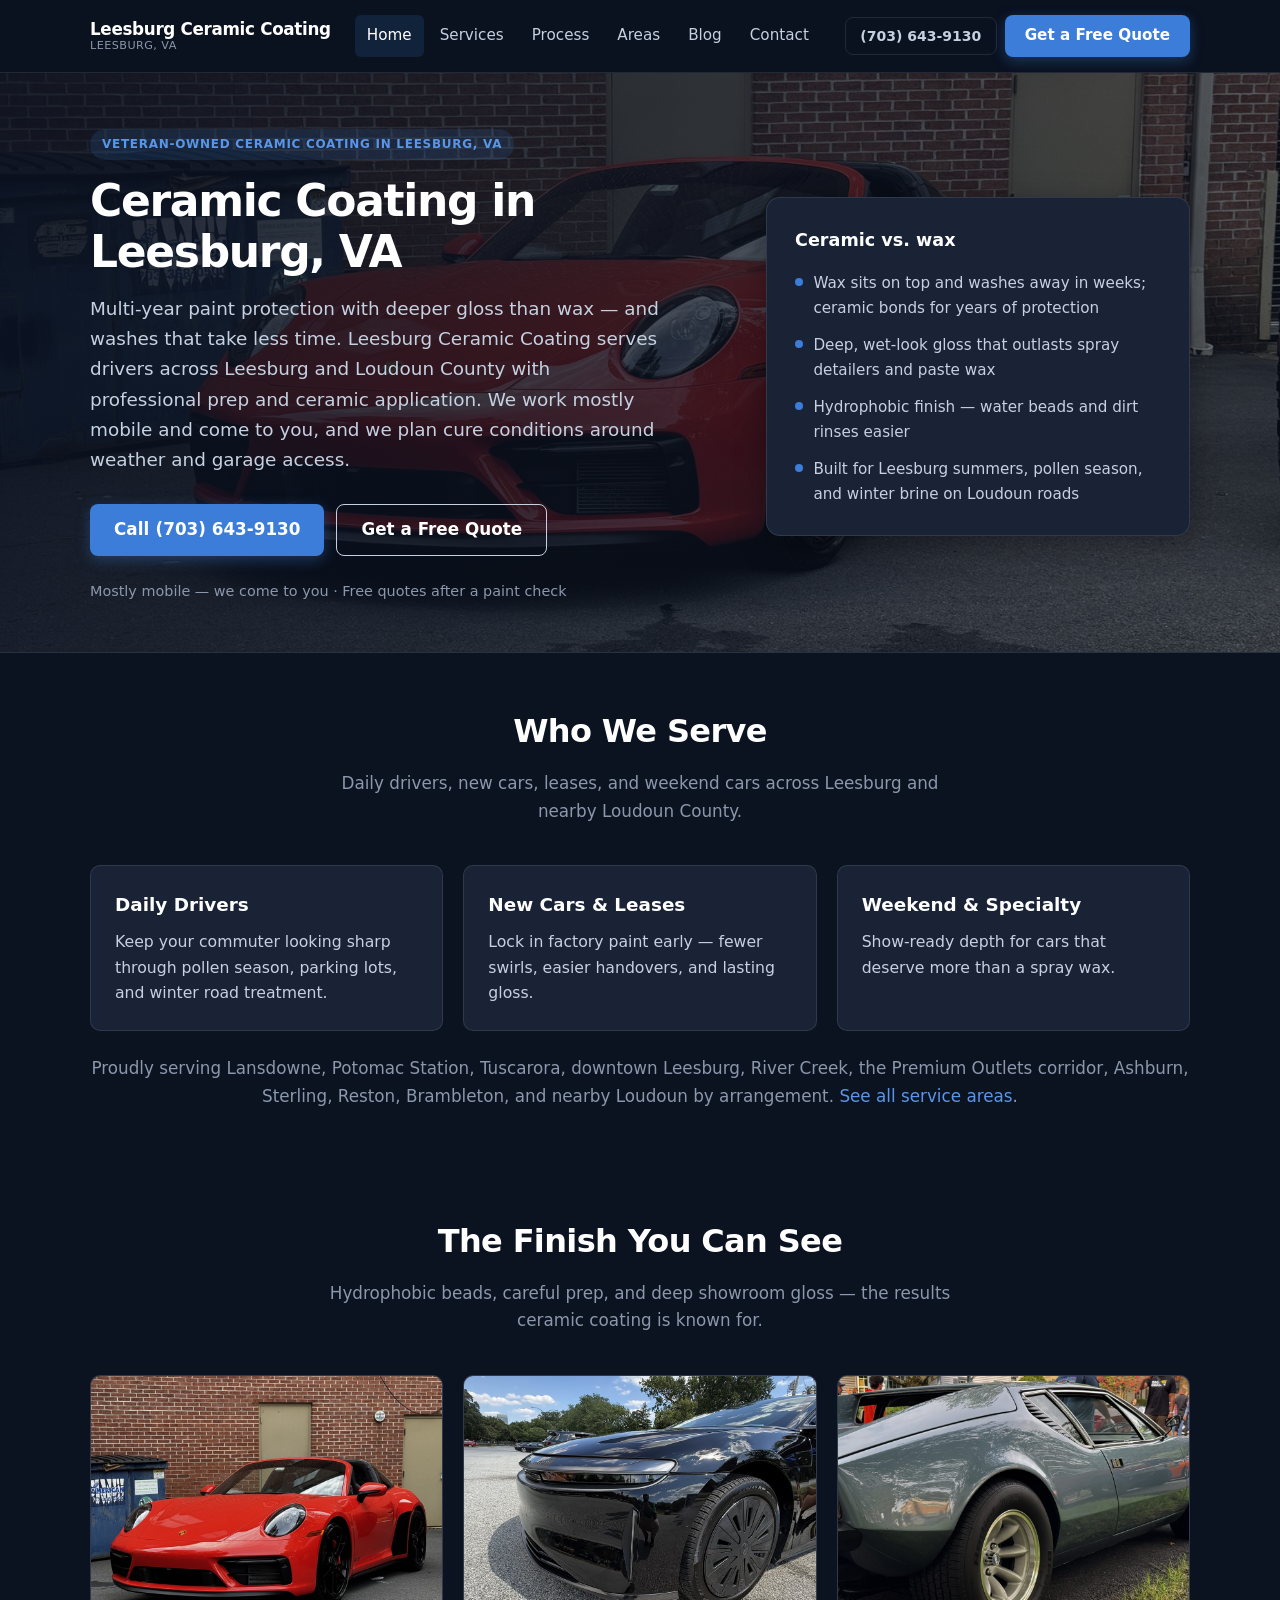
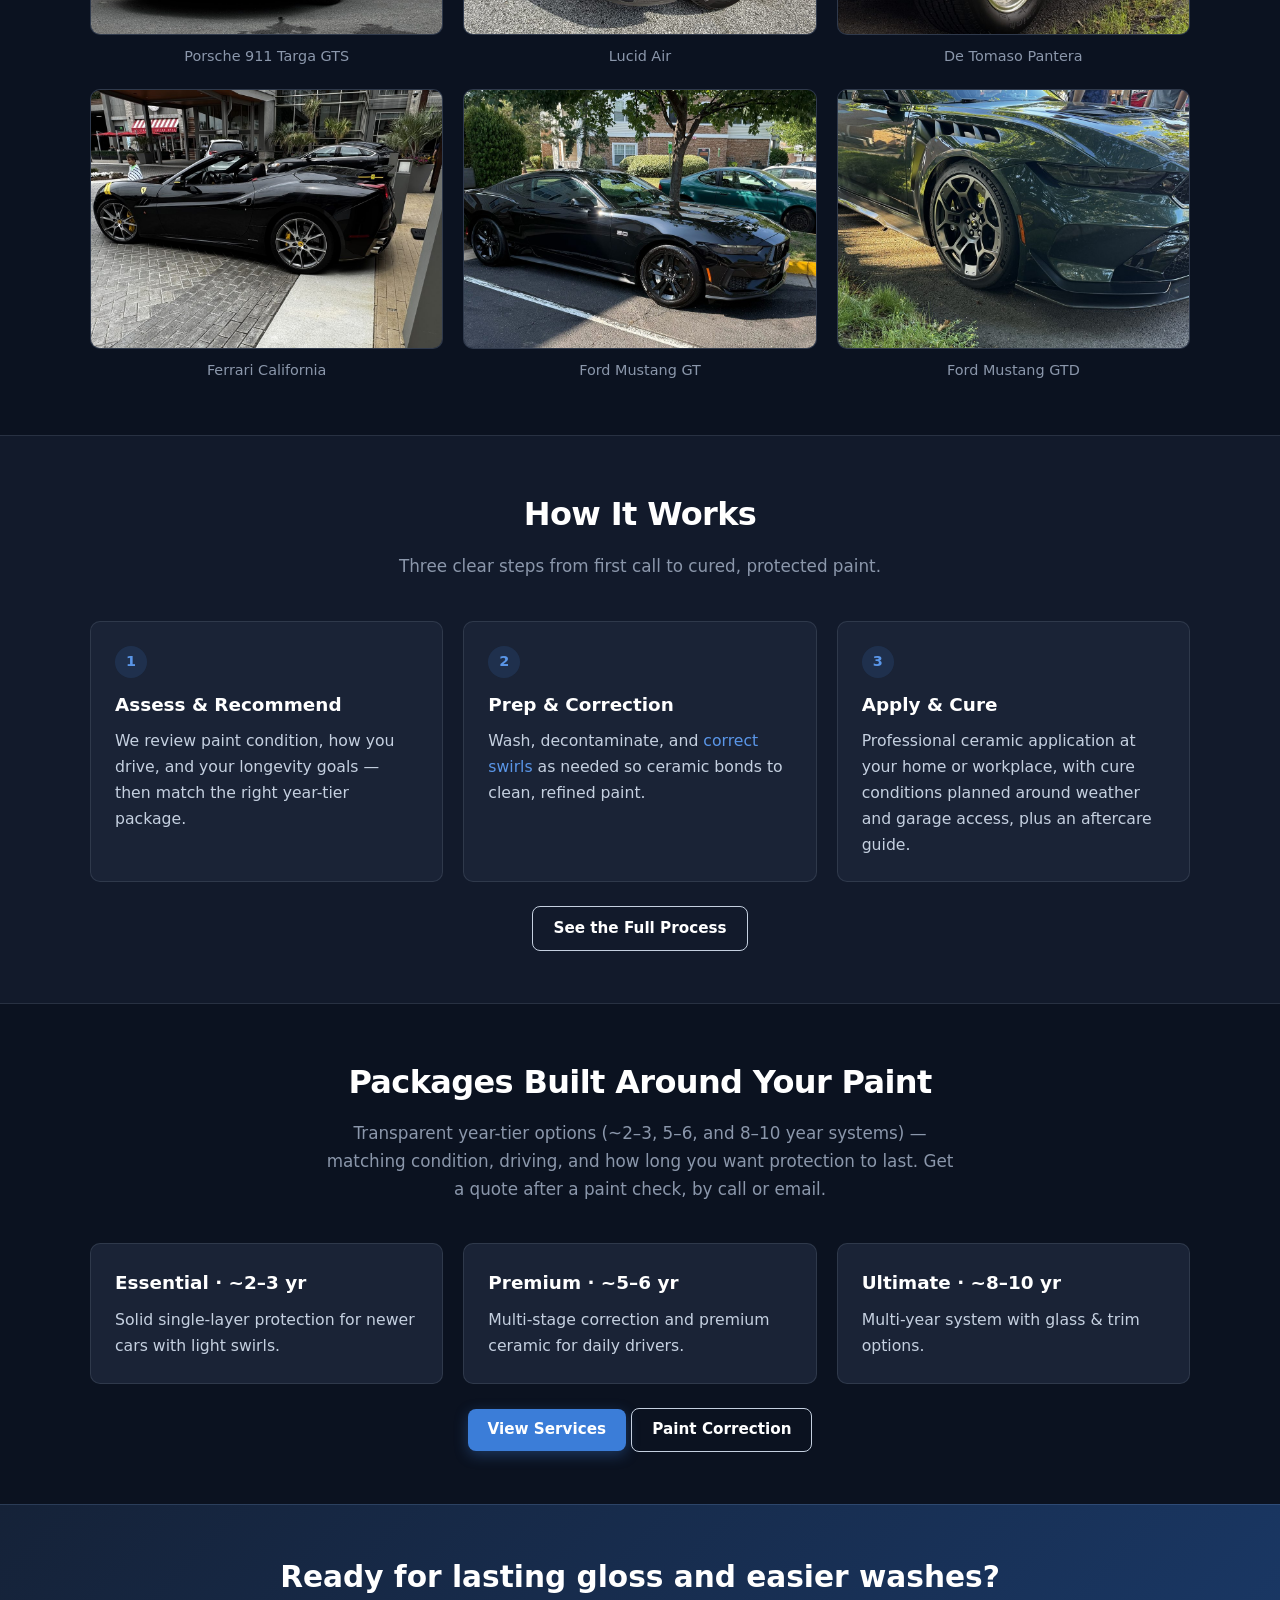
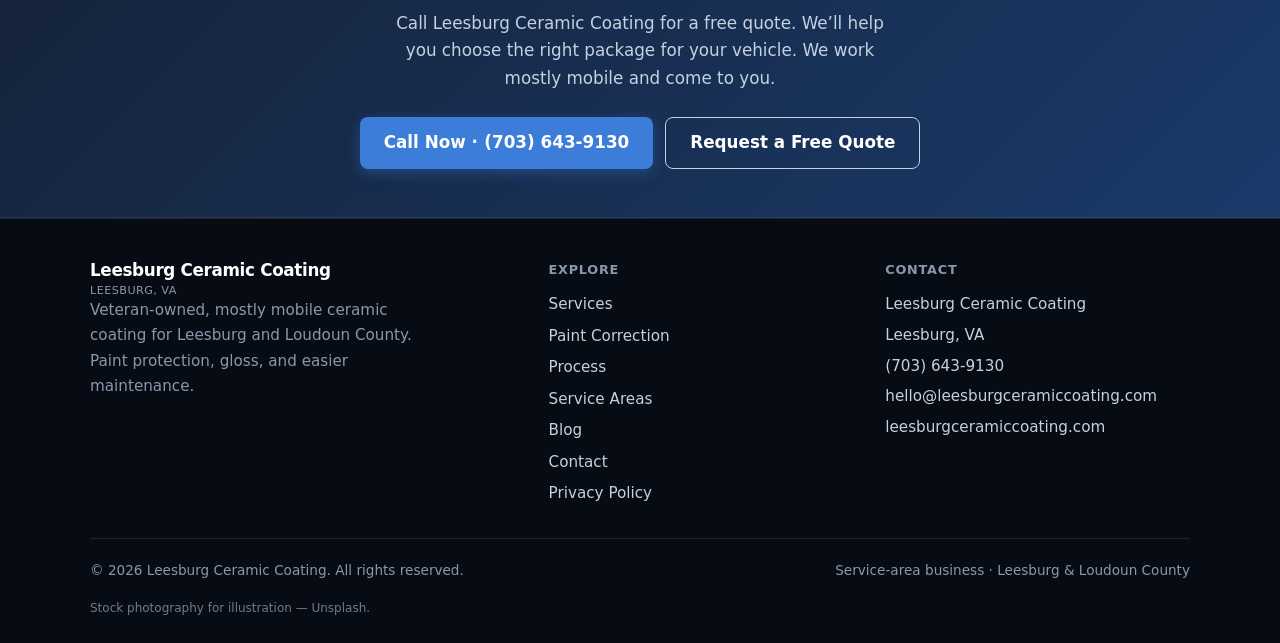
<file: index.html>
<!DOCTYPE html>
<html lang="en">
<head>
  <meta charset="UTF-8">
  <meta name="viewport" content="width=device-width, initial-scale=1">
  <title>Ceramic Coating in Leesburg, VA | Leesburg Ceramic Coating</title>
  <meta name="description" content="Ceramic coating in Leesburg, VA — multi-year paint protection, deeper gloss than wax, and easier washes. Veteran-owned and mostly mobile — we come to you. Call (703) 643-9130 for a free quote.">
  <link rel="canonical" href="https://leesburgceramiccoating.com/">
  <meta property="og:type" content="website">
  <meta property="og:title" content="Ceramic Coating in Leesburg, VA | Leesburg Ceramic Coating">
  <meta property="og:description" content="Ceramic coating in Leesburg, VA — multi-year paint protection, deeper gloss than wax, and easier washes. Call (703) 643-9130 for a free quote.">
  <meta property="og:url" content="https://leesburgceramiccoating.com/">
  <meta property="og:site_name" content="Leesburg Ceramic Coating">
  <meta name="twitter:card" content="summary">
  <meta name="twitter:title" content="Ceramic Coating in Leesburg, VA | Leesburg Ceramic Coating">
  <meta name="twitter:description" content="Ceramic coating in Leesburg, VA. Call (703) 643-9130 for a free quote.">
  <link rel="icon" href="favicon.svg" type="image/svg+xml">
  <link rel="stylesheet" href="css/styles.css">
  <script type="application/ld+json">
  {
    "@context": "https://schema.org",
    "@type": "LocalBusiness",
    "name": "Leesburg Ceramic Coating",
    "url": "https://leesburgceramiccoating.com",
    "telephone": "+17036439130",
    "email": "hello@leesburgceramiccoating.com",
    "description": "Veteran-owned, mostly mobile ceramic coating serving Leesburg and Loudoun County, VA. We come to you.",
    "areaServed": [
      {"@type": "City", "name": "Leesburg", "containedInPlace": {"@type": "State", "name": "Virginia"}},
      {"@type": "Place", "name": "Lansdowne"},
      {"@type": "Place", "name": "River Creek"},
      {"@type": "Place", "name": "Potomac Station"},
      {"@type": "Place", "name": "Tuscarora"},
      {"@type": "Place", "name": "Downtown Leesburg"},
      {"@type": "Place", "name": "Exeter"},
      {"@type": "Place", "name": "Raspberry Falls"},
      {"@type": "City", "name": "Ashburn"},
      {"@type": "City", "name": "Sterling"},
      {"@type": "City", "name": "Reston"},
      {"@type": "City", "name": "Brambleton"},
      {"@type": "City", "name": "Purcellville"},
      {"@type": "City", "name": "Hamilton"},
      {"@type": "AdministrativeArea", "name": "Loudoun County", "containedInPlace": {"@type": "State", "name": "Virginia"}}
    ]
  }
  </script>
</head>
<body>
  <header class="site-header">
    <div class="container header-inner">
      <a class="logo" href="/">Leesburg Ceramic Coating<span>Leesburg, VA</span></a>
      <button class="nav-toggle" type="button" aria-expanded="false" aria-controls="main-nav">Menu</button>
      <nav class="main-nav" id="main-nav" aria-label="Primary">
        <a href="/" aria-current="page">Home</a>
        <a href="services.html">Services</a>
        <a href="process.html">Process</a>
        <a href="areas.html">Areas</a>
        <a href="/blog/">Blog</a>
        <a href="contact.html">Contact</a>
      </nav>
      <div class="header-cta">
        <a class="btn btn-ghost js-phone-link js-phone" href="tel:+17036439130">(703) 643-9130</a>
        <a class="btn btn-primary" href="contact.html">Get a Free Quote</a>
      </div>
    </div>
  </header>

  <main>
    <section class="hero hero--photo" style="--hero-bg: url('/images/porsche-911-targa-gts-hero.jpg')">
      <div class="container hero-grid">
        <div>
          <p class="hero-badge">Veteran-owned ceramic coating in Leesburg, VA</p>
          <h1>Ceramic Coating in Leesburg, VA</h1>
          <p class="hero-lead">Multi-year paint protection with deeper gloss than wax — and washes that take less time. Leesburg Ceramic Coating serves drivers across Leesburg and Loudoun County with professional prep and ceramic application. We work mostly mobile and come to you, and we plan cure conditions around weather and garage access.</p>
          <div class="hero-actions">
            <a class="btn btn-primary btn-lg js-phone-link" href="tel:+17036439130">Call <span class="js-phone">(703) 643-9130</span></a>
            <a class="btn btn-outline btn-lg" href="contact.html">Get a Free Quote</a>
          </div>
          <p class="hero-note">Mostly mobile — we come to you · Free quotes after a paint check</p>
        </div>
        <aside class="hero-card" aria-label="Why choose ceramic coating">
          <h2>Ceramic vs. wax</h2>
          <ul>
            <li>Wax sits on top and washes away in weeks; ceramic bonds for years of protection</li>
            <li>Deep, wet-look gloss that outlasts spray detailers and paste wax</li>
            <li>Hydrophobic finish — water beads and dirt rinses easier</li>
            <li>Built for Leesburg summers, pollen season, and winter brine on Loudoun roads</li>
          </ul>
        </aside>
      </div>
    </section>

    <section class="section">
      <div class="container">
        <div class="section-header">
          <h2>Who We Serve</h2>
          <p>Daily drivers, new cars, leases, and weekend cars across Leesburg and nearby Loudoun County.</p>
        </div>
        <div class="grid-3">
          <article class="card">
            <h3>Daily Drivers</h3>
            <p>Keep your commuter looking sharp through pollen season, parking lots, and winter road treatment.</p>
          </article>
          <article class="card">
            <h3>New Cars &amp; Leases</h3>
            <p>Lock in factory paint early — fewer swirls, easier handovers, and lasting gloss.</p>
          </article>
          <article class="card">
            <h3>Weekend &amp; Specialty</h3>
            <p>Show-ready depth for cars that deserve more than a spray wax.</p>
          </article>
        </div>
        <p class="text-center muted mt-3">Proudly serving Lansdowne, Potomac Station, Tuscarora, downtown Leesburg, River Creek, the Premium Outlets corridor, Ashburn, Sterling, Reston, Brambleton, and nearby Loudoun by arrangement. <a href="areas.html">See all service areas</a>.</p>
      </div>
    </section>

    <section class="section" aria-label="Finish gallery">
      <div class="container">
        <div class="section-header">
          <h2>The Finish You Can See</h2>
          <p>Hydrophobic beads, careful prep, and deep showroom gloss — the results ceramic coating is known for.</p>
        </div>
        <div class="photo-grid">
          <figure>
            <div class="img-frame"><img src="images/porsche-911-targa-gts.jpg" alt="Red Porsche 911 Targa GTS with glossy paint, parked in front of a brick wall" width="1200" height="800" loading="lazy" decoding="async"></div>
            <figcaption>Porsche 911 Targa GTS</figcaption>
          </figure>
          <figure>
            <div class="img-frame"><img src="images/lucid-air-black.jpg" alt="Black Lucid Air with glossy paint reflecting the sky" width="1200" height="800" loading="lazy" decoding="async"></div>
            <figcaption>Lucid Air</figcaption>
          </figure>
          <figure>
            <div class="img-frame"><img src="images/de-tomaso-pantera.jpg" alt="Grey-green De Tomaso Pantera, rear quarter view at a car meet" width="1200" height="800" loading="lazy" decoding="async"></div>
            <figcaption>De Tomaso Pantera</figcaption>
          </figure>
          <figure>
            <div class="img-frame"><img src="images/ferrari-california-black.jpg" alt="Black Ferrari California convertible with glossy paint at a hotel entrance" width="1200" height="800" loading="lazy" decoding="async"></div>
            <figcaption>Ferrari California</figcaption>
          </figure>
          <figure>
            <div class="img-frame"><img src="images/ford-mustang-gt-black.jpg" alt="Black Ford Mustang GT with glossy paint, parked under a tree" width="1200" height="800" loading="lazy" decoding="async"></div>
            <figcaption>Ford Mustang GT</figcaption>
          </figure>
          <figure>
            <div class="img-frame"><img src="images/ford-mustang-gtd-wheel.jpg" alt="Close-up of the front wheel and glossy dark green paint on a Ford Mustang GTD" width="1200" height="800" loading="lazy" decoding="async"></div>
            <figcaption>Ford Mustang GTD</figcaption>
          </figure>
        </div>
      </div>
    </section>

    <section class="section section-alt">
      <div class="container">
        <div class="section-header">
          <h2>How It Works</h2>
          <p>Three clear steps from first call to cured, protected paint.</p>
        </div>
        <div class="grid-3">
          <article class="card">
            <div class="step-num" aria-hidden="true">1</div>
            <h3>Assess &amp; Recommend</h3>
            <p>We review paint condition, how you drive, and your longevity goals — then match the right year-tier package.</p>
          </article>
          <article class="card">
            <div class="step-num" aria-hidden="true">2</div>
            <h3>Prep &amp; Correction</h3>
            <p>Wash, decontaminate, and <a href="paint-correction.html">correct swirls</a> as needed so ceramic bonds to clean, refined paint.</p>
          </article>
          <article class="card">
            <div class="step-num" aria-hidden="true">3</div>
            <h3>Apply &amp; Cure</h3>
            <p>Professional ceramic application at your home or workplace, with cure conditions planned around weather and garage access, plus an aftercare guide.</p>
          </article>
        </div>
        <p class="text-center mt-3"><a class="btn btn-outline" href="process.html">See the Full Process</a></p>
      </div>
    </section>

    <section class="section">
      <div class="container">
        <div class="section-header">
          <h2>Packages Built Around Your Paint</h2>
          <p>Transparent year-tier options (~2–3, 5–6, and 8–10 year systems) — matching condition, driving, and how long you want protection to last. Get a quote after a paint check, by call or email.</p>
        </div>
        <div class="grid-3">
          <article class="card">
            <h3>Essential · ~2–3 yr</h3>
            <p>Solid single-layer protection for newer cars with light swirls.</p>
          </article>
          <article class="card">
            <h3>Premium · ~5–6 yr</h3>
            <p>Multi-stage correction and premium ceramic for daily drivers.</p>
          </article>
          <article class="card">
            <h3>Ultimate · ~8–10 yr</h3>
            <p>Multi-year system with glass &amp; trim options.</p>
          </article>
        </div>
        <p class="text-center mt-3"><a class="btn btn-primary" href="services.html">View Services</a> <a class="btn btn-outline" href="paint-correction.html">Paint Correction</a></p>
      </div>
    </section>

    <section class="cta-band">
      <div class="container">
        <h2>Ready for lasting gloss and easier washes?</h2>
        <p>Call Leesburg Ceramic Coating for a free quote. We’ll help you choose the right package for your vehicle. We work mostly mobile and come to you.</p>
        <div class="cta-actions">
          <a class="btn btn-primary btn-lg js-phone-link" href="tel:+17036439130">Call Now · <span class="js-phone">(703) 643-9130</span></a>
          <a class="btn btn-outline btn-lg" href="contact.html">Request a Free Quote</a>
        </div>
      </div>
    </section>
  </main>

  <footer class="site-footer">
    <div class="container">
      <div class="footer-grid">
        <div class="footer-brand">
          <a class="logo" href="/">Leesburg Ceramic Coating<span>Leesburg, VA</span></a>
          <p>Veteran-owned, mostly mobile ceramic coating for Leesburg and Loudoun County. Paint protection, gloss, and easier maintenance.</p>
        </div>
        <div class="footer-col">
          <h3>Explore</h3>
          <ul>
            <li><a href="services.html">Services</a></li>
            <li><a href="paint-correction.html">Paint Correction</a></li>
            <li><a href="process.html">Process</a></li>
            <li><a href="areas.html">Service Areas</a></li>
            <li><a href="/blog/">Blog</a></li>
            <li><a href="contact.html">Contact</a></li>
            <li><a href="/privacy.html">Privacy Policy</a></li>
          </ul>
        </div>
        <div class="footer-col">
          <h3>Contact</h3>
          <div class="footer-nap">
            <span>Leesburg Ceramic Coating</span>
            <span>Leesburg, VA</span>
            <a class="js-phone-link js-phone" href="tel:+17036439130">(703) 643-9130</a>
            <a href="mailto:hello@leesburgceramiccoating.com">hello@leesburgceramiccoating.com</a>
            <a href="https://leesburgceramiccoating.com">leesburgceramiccoating.com</a>
          </div>
        </div>
      </div>
      <div class="footer-bottom">
        <span>&copy; <span id="y"></span> Leesburg Ceramic Coating. All rights reserved.</span>
        <span>Service-area business · Leesburg &amp; Loudoun County</span>
        <span class="footer-attr">Stock photography for illustration — Unsplash.</span>
      </div>
    </div>
  </footer>
  <script>document.getElementById("y").textContent = new Date().getFullYear();</script>
  <script src="js/config.js"></script>
  <script src="js/main.js"></script>
  <script type="text/javascript" src="https://cdn.callrail.com/companies/510680444/3d581bb9ada14aea2501/12/swap.js"></script>
</body>
</html>
</file>
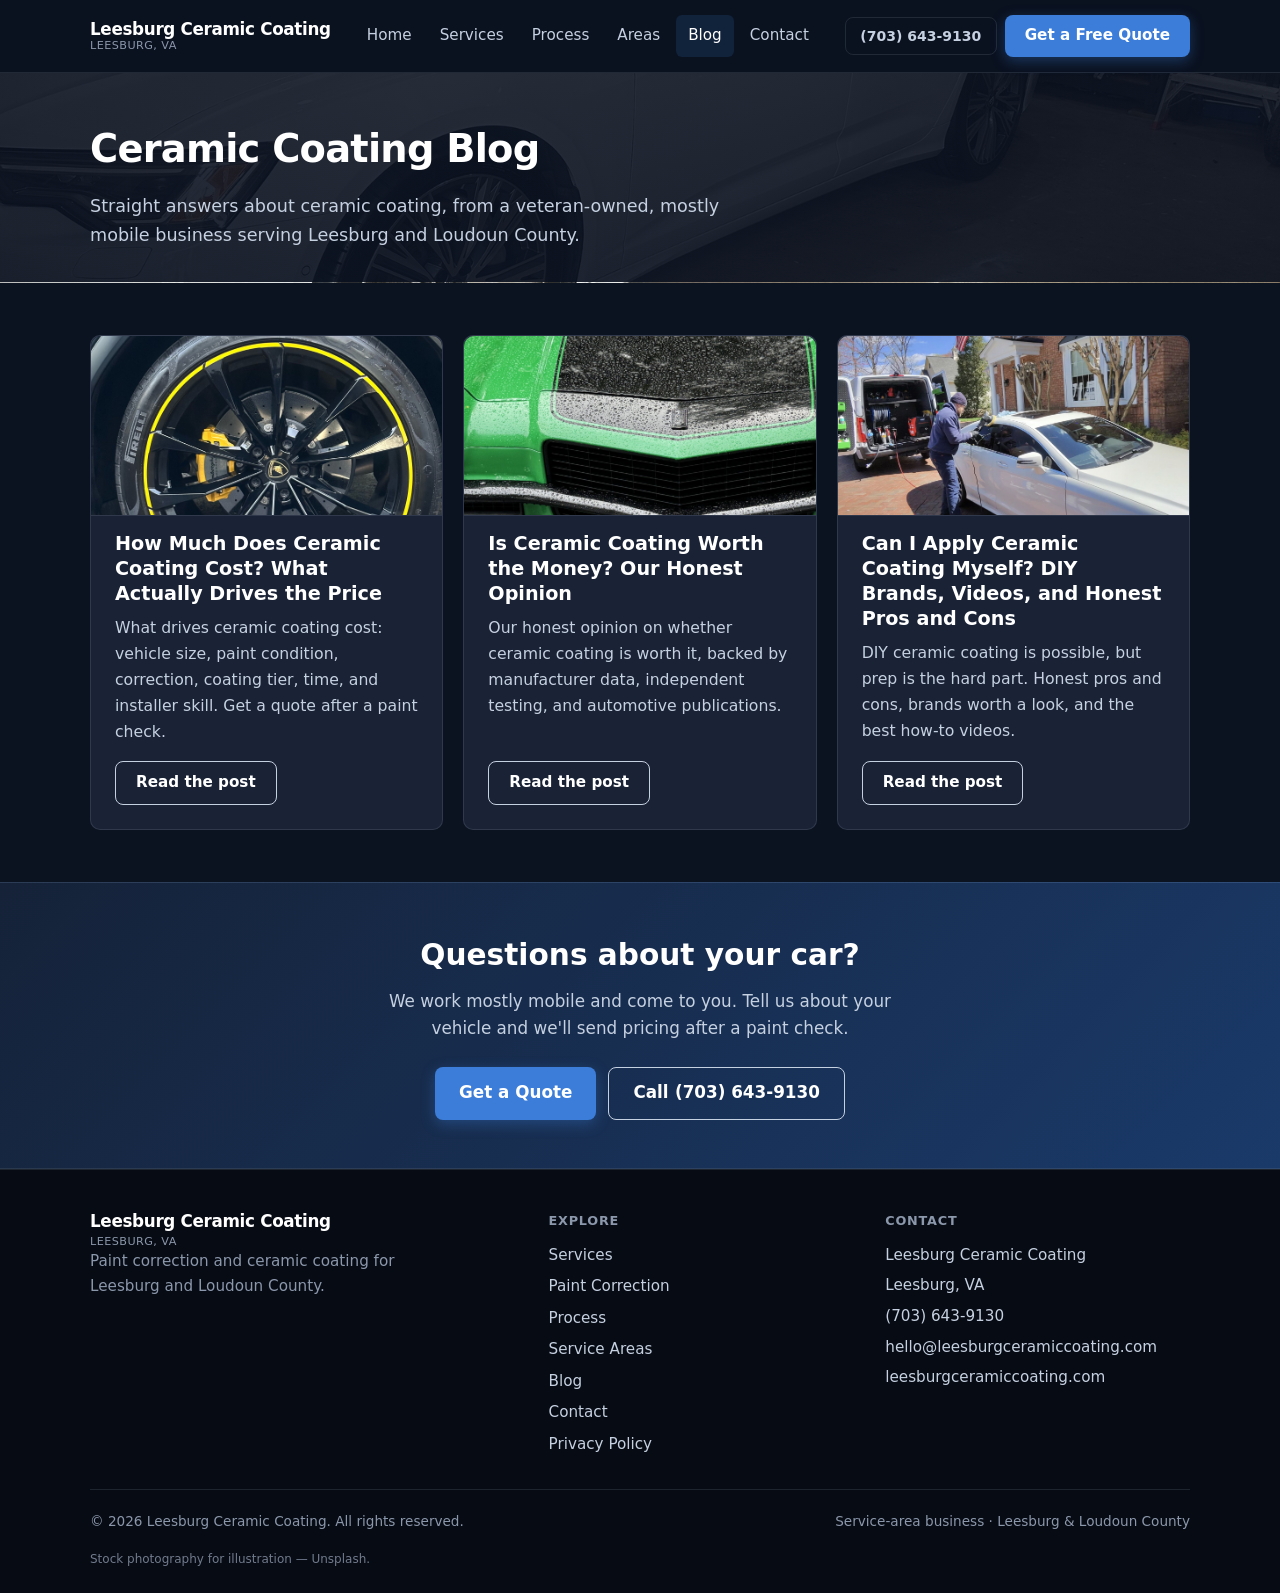
<file: blog/index.html>
<!DOCTYPE html>
<html lang="en">
<head>
  <meta charset="UTF-8">
  <meta name="viewport" content="width=device-width, initial-scale=1">
  <title>Ceramic Coating Blog | Leesburg Ceramic Coating</title>
  <meta name="description" content="Straight answers on ceramic coating from a veteran-owned, mostly mobile business serving Leesburg and Loudoun County, VA.">
  <link rel="canonical" href="https://leesburgceramiccoating.com/blog/">
  <meta property="og:type" content="website">
  <meta property="og:title" content="Ceramic Coating Blog | Leesburg Ceramic Coating">
  <meta property="og:description" content="Straight answers on ceramic coating from a veteran-owned, mostly mobile business serving Leesburg and Loudoun County, VA.">
  <meta property="og:url" content="https://leesburgceramiccoating.com/blog/">
  <meta property="og:site_name" content="Leesburg Ceramic Coating">
  <link rel="icon" href="/favicon.svg" type="image/svg+xml">
  <link rel="stylesheet" href="/css/styles.css">
  <script type="application/ld+json">
  {
    "@context": "https://schema.org",
    "@type": "Blog",
    "name": "Leesburg Ceramic Coating Blog",
    "url": "https://leesburgceramiccoating.com/blog/",
    "publisher": {
      "@type": "Organization",
      "name": "Leesburg Ceramic Coating",
      "url": "https://leesburgceramiccoating.com/"
    },
    "blogPost": [
      {
        "@type": "BlogPosting",
        "headline": "How Much Does Ceramic Coating Cost? What Actually Drives the Price",
        "url": "https://leesburgceramiccoating.com/blog/how-much-does-ceramic-coating-cost/",
        "datePublished": "2026-09-29"
      },
      {
        "@type": "BlogPosting",
        "headline": "Is Ceramic Coating Worth the Money? Our Honest Opinion",
        "url": "https://leesburgceramiccoating.com/blog/is-ceramic-coating-worth-the-money/",
        "datePublished": "2026-09-19"
      },
      {
        "@type": "BlogPosting",
        "headline": "Can I Apply Ceramic Coating Myself? DIY Brands, Videos, and Honest Pros and Cons",
        "url": "https://leesburgceramiccoating.com/blog/can-i-apply-ceramic-coating-myself/",
        "datePublished": "2026-09-26"
      }
    ]
  }
  </script>
</head>
<body>
  <header class="site-header">
    <div class="container header-inner">
      <a class="logo" href="/">Leesburg Ceramic Coating<span>Leesburg, VA</span></a>
      <button class="nav-toggle" type="button" aria-expanded="false" aria-controls="main-nav">Menu</button>
      <nav class="main-nav" id="main-nav" aria-label="Primary">
        <a href="/">Home</a>
        <a href="/services.html">Services</a>
        <a href="/process.html">Process</a>
        <a href="/areas.html">Areas</a>
        <a href="/blog/" aria-current="page">Blog</a>
        <a href="/contact.html">Contact</a>
      </nav>
      <div class="header-cta">
        <a class="btn btn-ghost js-phone-link js-phone" href="tel:+17036439130">(703) 643-9130</a>
        <a class="btn btn-primary" href="/contact.html">Get a Free Quote</a>
      </div>
    </div>
  </header>

  <main>
    <section class="page-hero page-hero--photo" style="--page-hero-bg: url('/images/detailing-cloth.jpg')">
      <div class="container">
        <h1>Ceramic Coating Blog</h1>
        <p>Straight answers about ceramic coating, from a veteran-owned, mostly mobile business serving Leesburg and Loudoun County.</p>
      </div>
    </section>

    <section class="section">
      <div class="container">
        <div class="grid-3">
          <article class="card blog-card">
            <div class="card-img"><img src="/images/black-gloss.jpg" alt="" width="600" height="360" loading="lazy"></div>
            <h2><a href="/blog/how-much-does-ceramic-coating-cost/">How Much Does Ceramic Coating Cost? What Actually Drives the Price</a></h2>
            <p>What drives ceramic coating cost: vehicle size, paint condition, correction, coating tier, time, and installer skill. Get a quote after a paint check.</p>
            <a class="btn btn-outline" href="/blog/how-much-does-ceramic-coating-cost/">Read the post</a>
          </article>
          <article class="card blog-card">
            <div class="card-img"><img src="/images/water-beads.jpg" alt="" width="600" height="360" loading="lazy"></div>
            <h2><a href="/blog/is-ceramic-coating-worth-the-money/">Is Ceramic Coating Worth the Money? Our Honest Opinion</a></h2>
            <p>Our honest opinion on whether ceramic coating is worth it, backed by manufacturer data, independent testing, and automotive publications.</p>
            <a class="btn btn-outline" href="/blog/is-ceramic-coating-worth-the-money/">Read the post</a>
          </article>
          <article class="card blog-card">
            <div class="card-img"><img src="/images/polish-work.jpg" alt="" width="600" height="360" loading="lazy"></div>
            <h2><a href="/blog/can-i-apply-ceramic-coating-myself/">Can I Apply Ceramic Coating Myself? DIY Brands, Videos, and Honest Pros and Cons</a></h2>
            <p>DIY ceramic coating is possible, but prep is the hard part. Honest pros and cons, brands worth a look, and the best how-to videos.</p>
            <a class="btn btn-outline" href="/blog/can-i-apply-ceramic-coating-myself/">Read the post</a>
          </article>
        </div>
      </div>
    </section>

    <section class="cta-band">
      <div class="container">
        <h2>Questions about your car?</h2>
        <p>We work mostly mobile and come to you. Tell us about your vehicle and we'll send pricing after a paint check.</p>
        <div class="cta-actions">
          <a class="btn btn-primary btn-lg" href="/contact.html">Get a Quote</a>
          <a class="btn btn-outline btn-lg js-phone-link" href="tel:+17036439130">Call <span class="js-phone">(703) 643-9130</span></a>
        </div>
      </div>
    </section>
  </main>

  <footer class="site-footer">
    <div class="container">
      <div class="footer-grid">
        <div class="footer-brand">
          <a class="logo" href="/">Leesburg Ceramic Coating<span>Leesburg, VA</span></a>
          <p>Paint correction and ceramic coating for Leesburg and Loudoun County.</p>
        </div>
        <div class="footer-col">
          <h3>Explore</h3>
          <ul>
            <li><a href="/services.html">Services</a></li>
            <li><a href="/paint-correction.html">Paint Correction</a></li>
            <li><a href="/process.html">Process</a></li>
            <li><a href="/areas.html">Service Areas</a></li>
            <li><a href="/blog/">Blog</a></li>
            <li><a href="/contact.html">Contact</a></li>
            <li><a href="/privacy.html">Privacy Policy</a></li>
          </ul>
        </div>
        <div class="footer-col">
          <h3>Contact</h3>
          <div class="footer-nap">
            <span>Leesburg Ceramic Coating</span>
            <span>Leesburg, VA</span>
            <a class="js-phone-link js-phone" href="tel:+17036439130">(703) 643-9130</a>
            <a href="mailto:hello@leesburgceramiccoating.com">hello@leesburgceramiccoating.com</a>
            <a href="https://leesburgceramiccoating.com">leesburgceramiccoating.com</a>
          </div>
        </div>
      </div>
      <div class="footer-bottom">
        <span>&copy; <span id="y"></span> Leesburg Ceramic Coating. All rights reserved.</span>
        <span>Service-area business · Leesburg &amp; Loudoun County</span>
        <span class="footer-attr">Stock photography for illustration — Unsplash.</span>
      </div>
    </div>
  </footer>
  <script>document.getElementById("y").textContent = new Date().getFullYear();</script>
  <script src="/js/config.js"></script>
  <script src="/js/main.js"></script>
  <script type="text/javascript" src="https://cdn.callrail.com/companies/510680444/3d581bb9ada14aea2501/12/swap.js"></script>
</body>
</html>
</file>
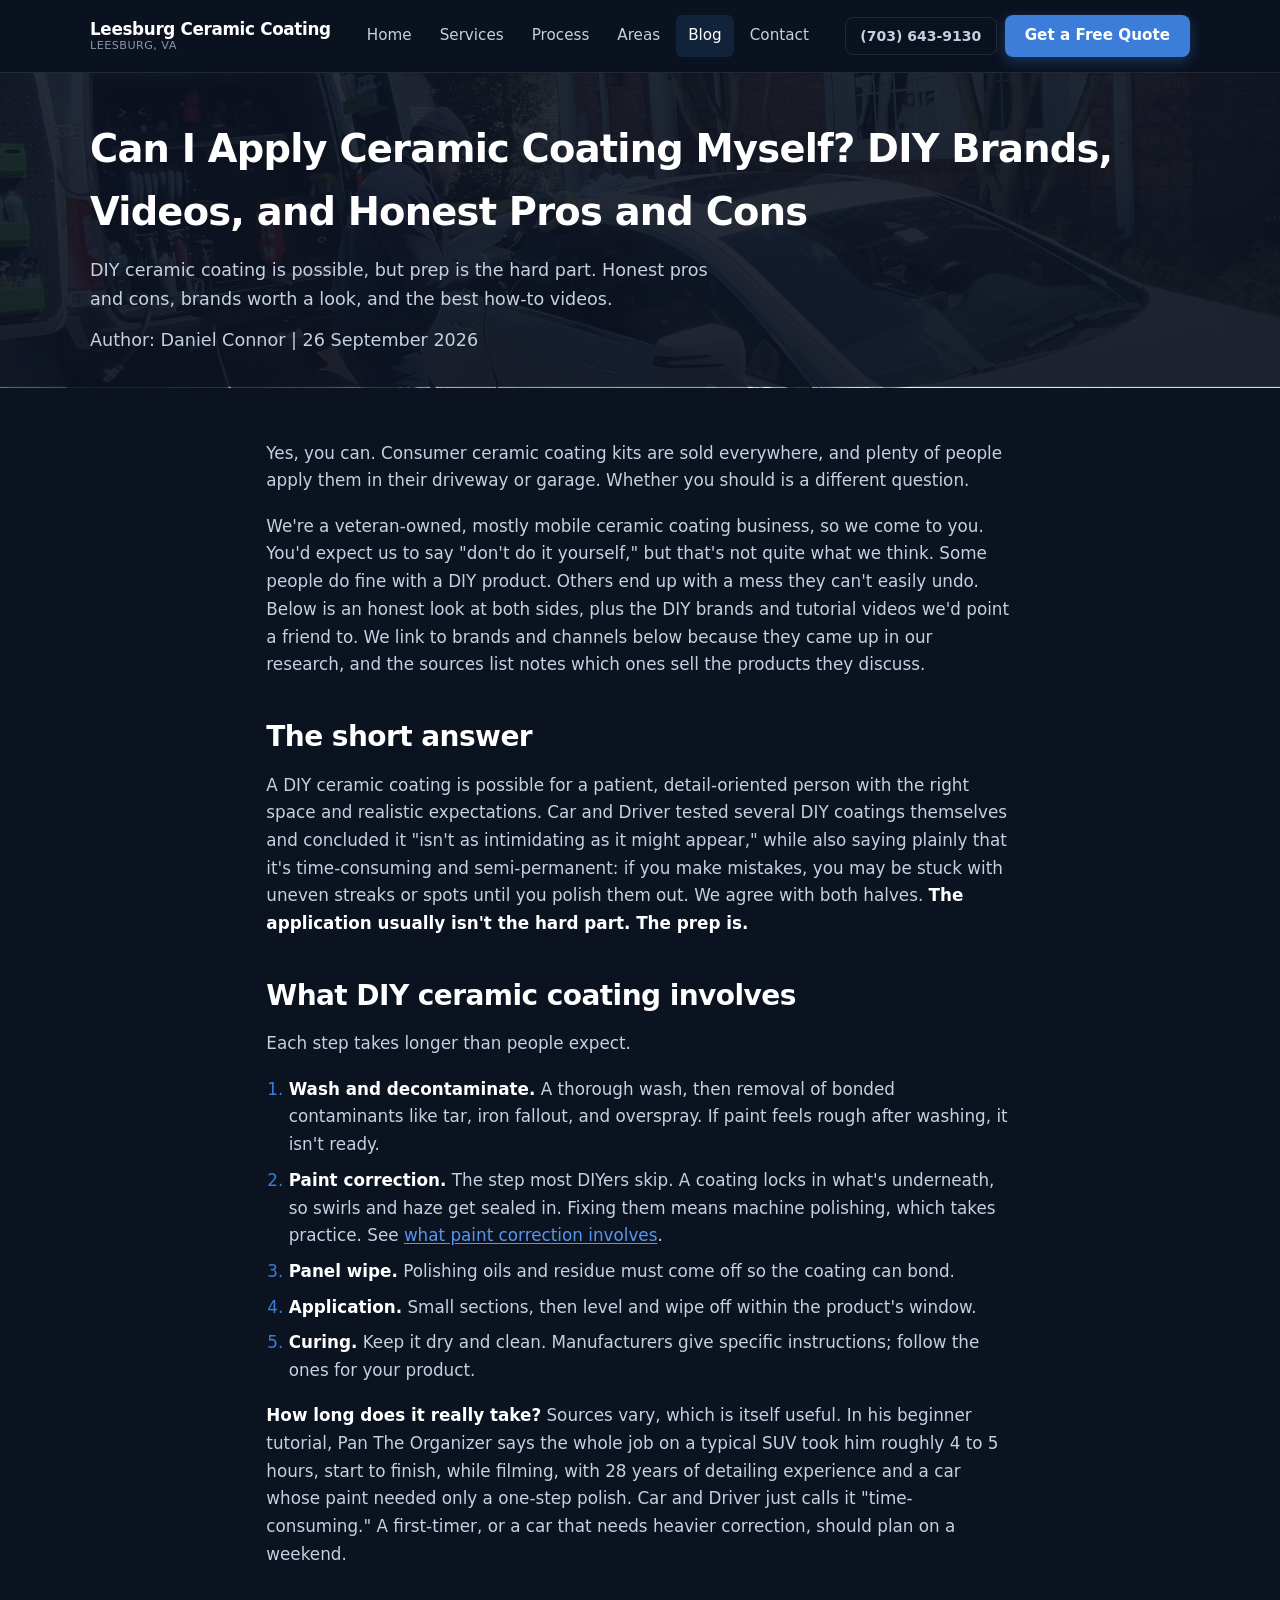
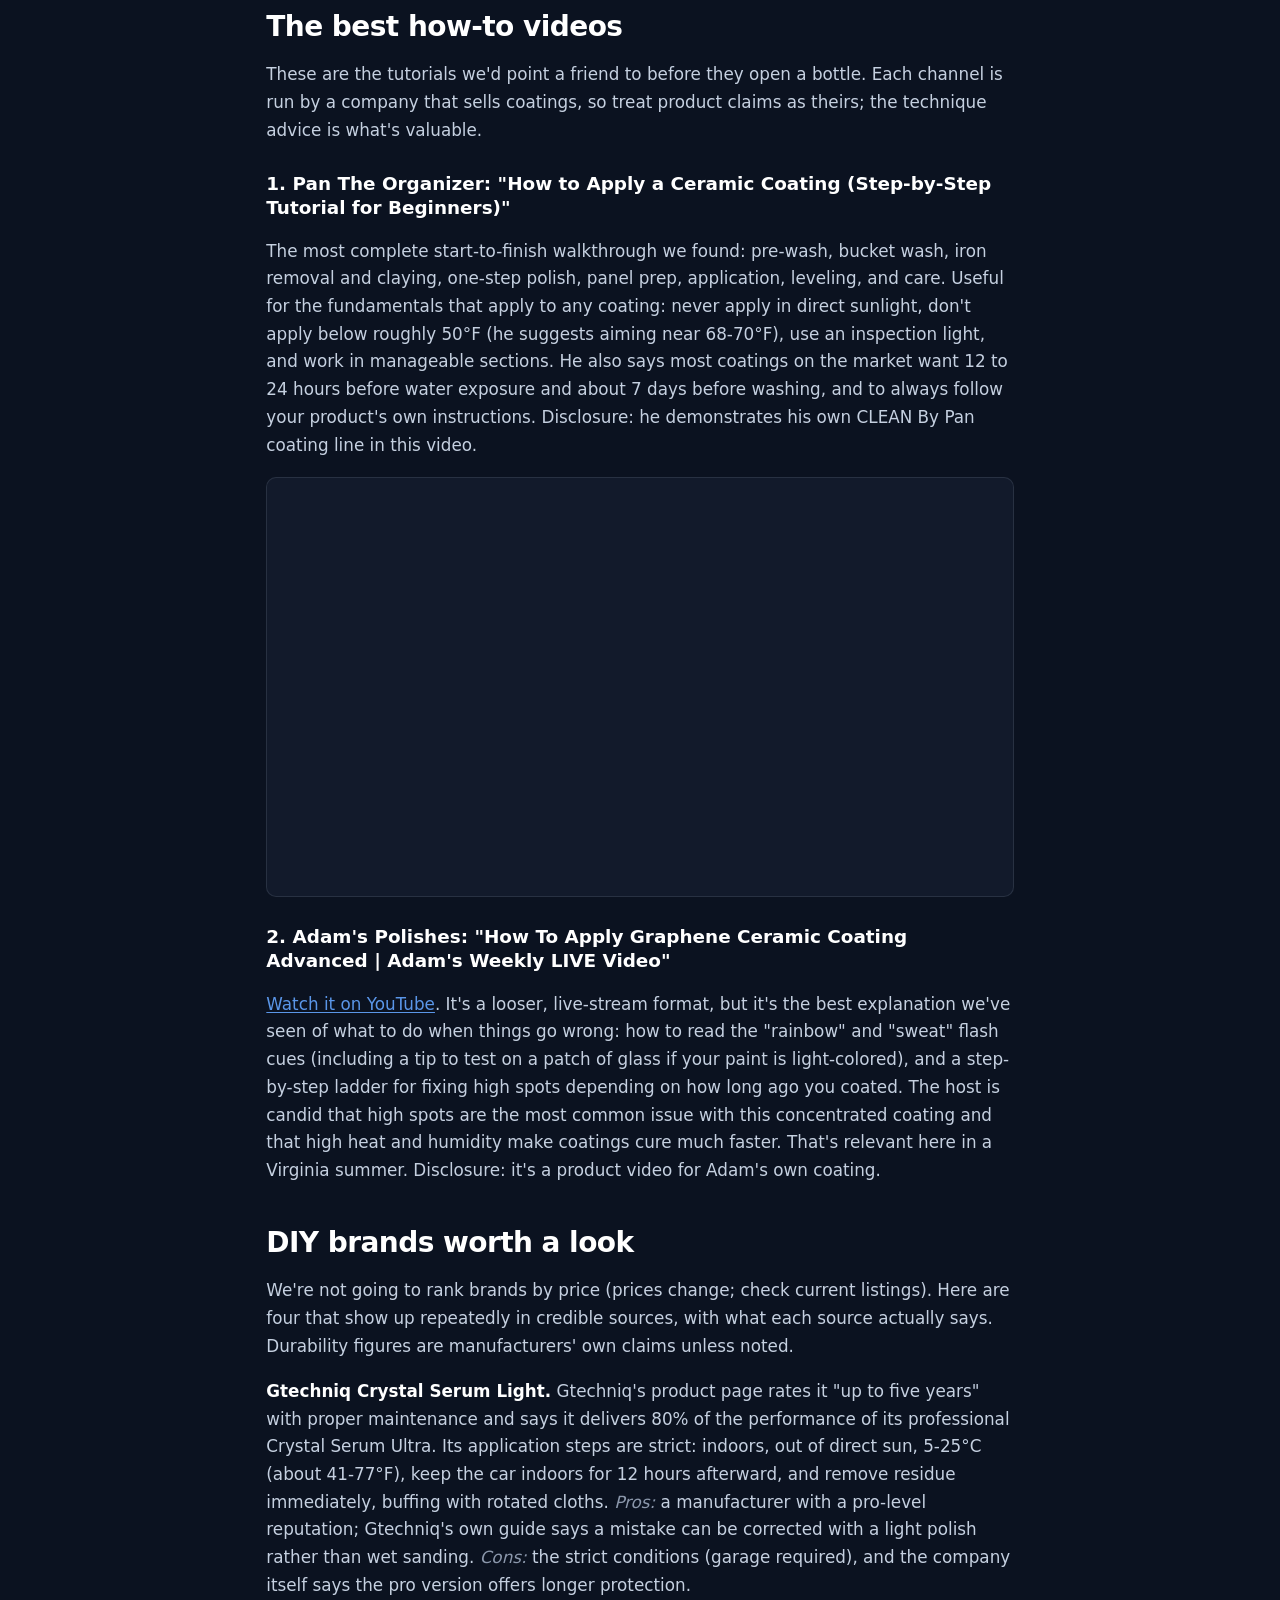
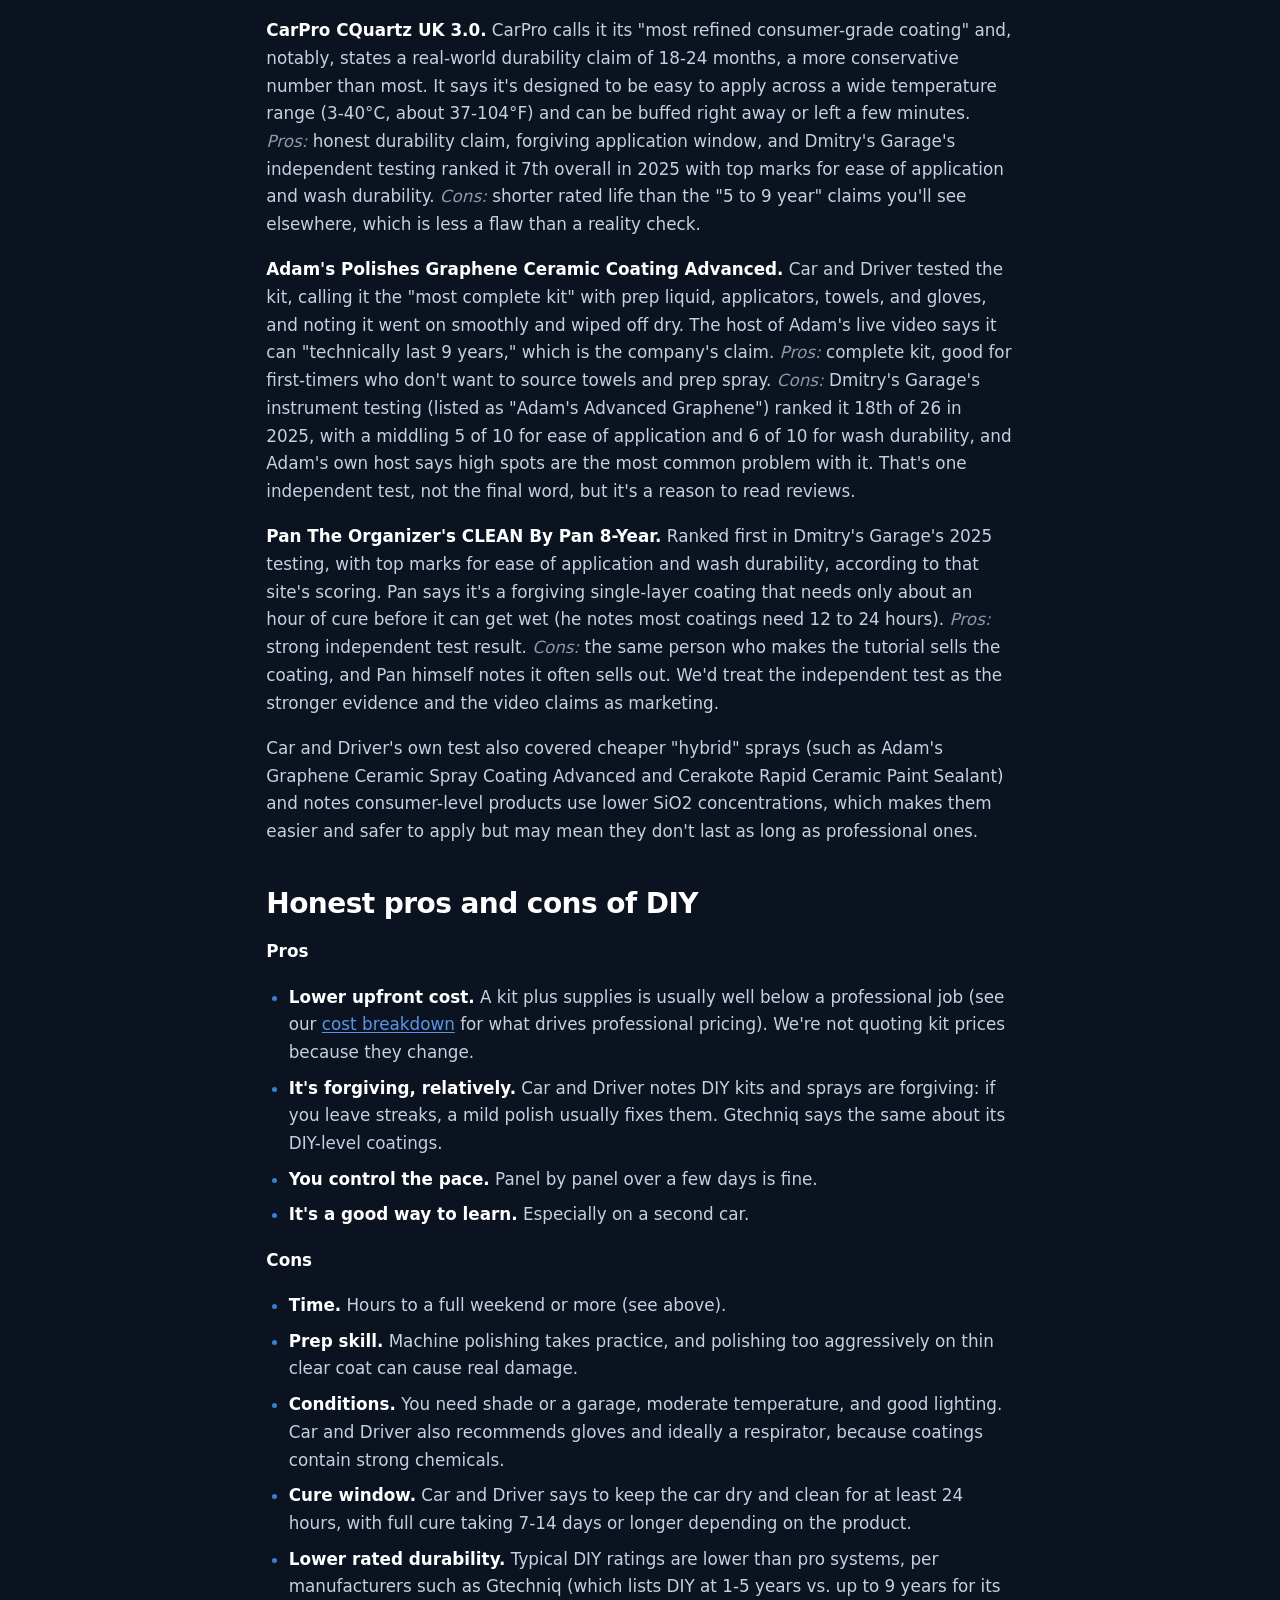
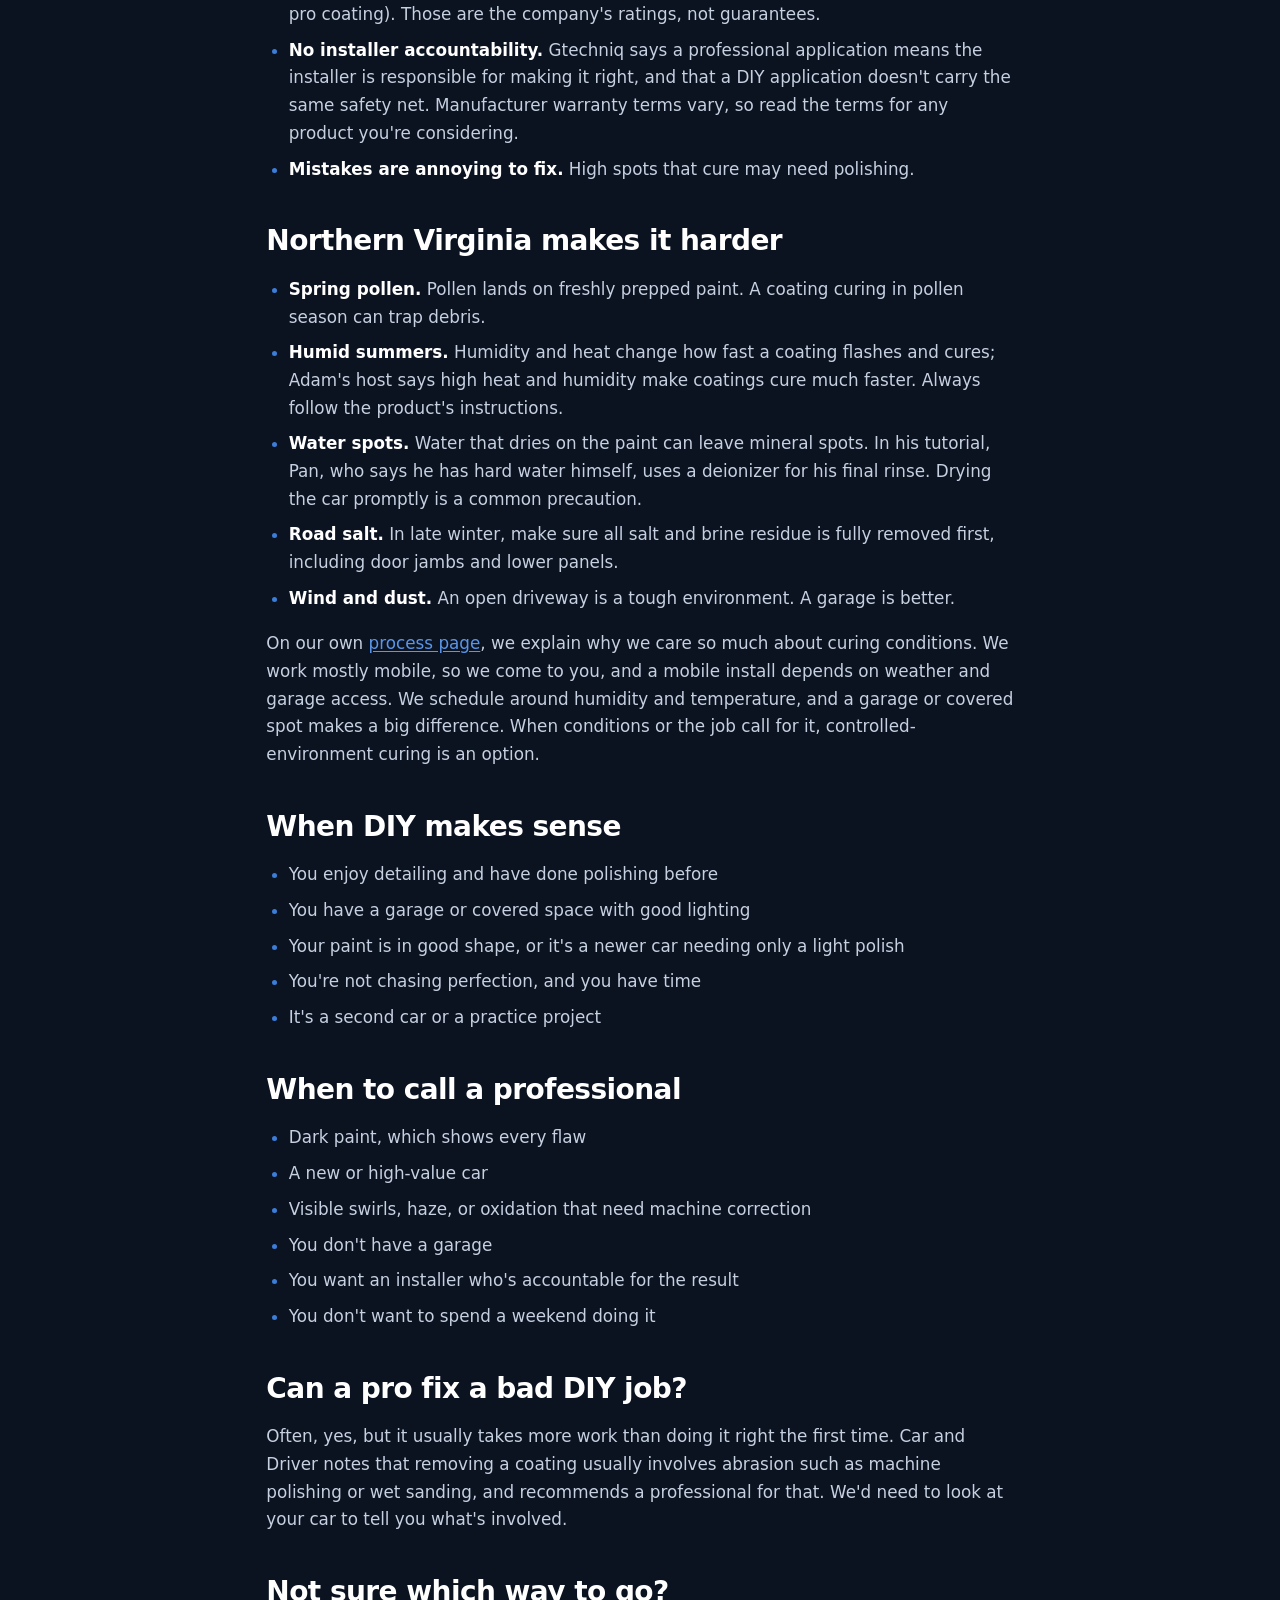
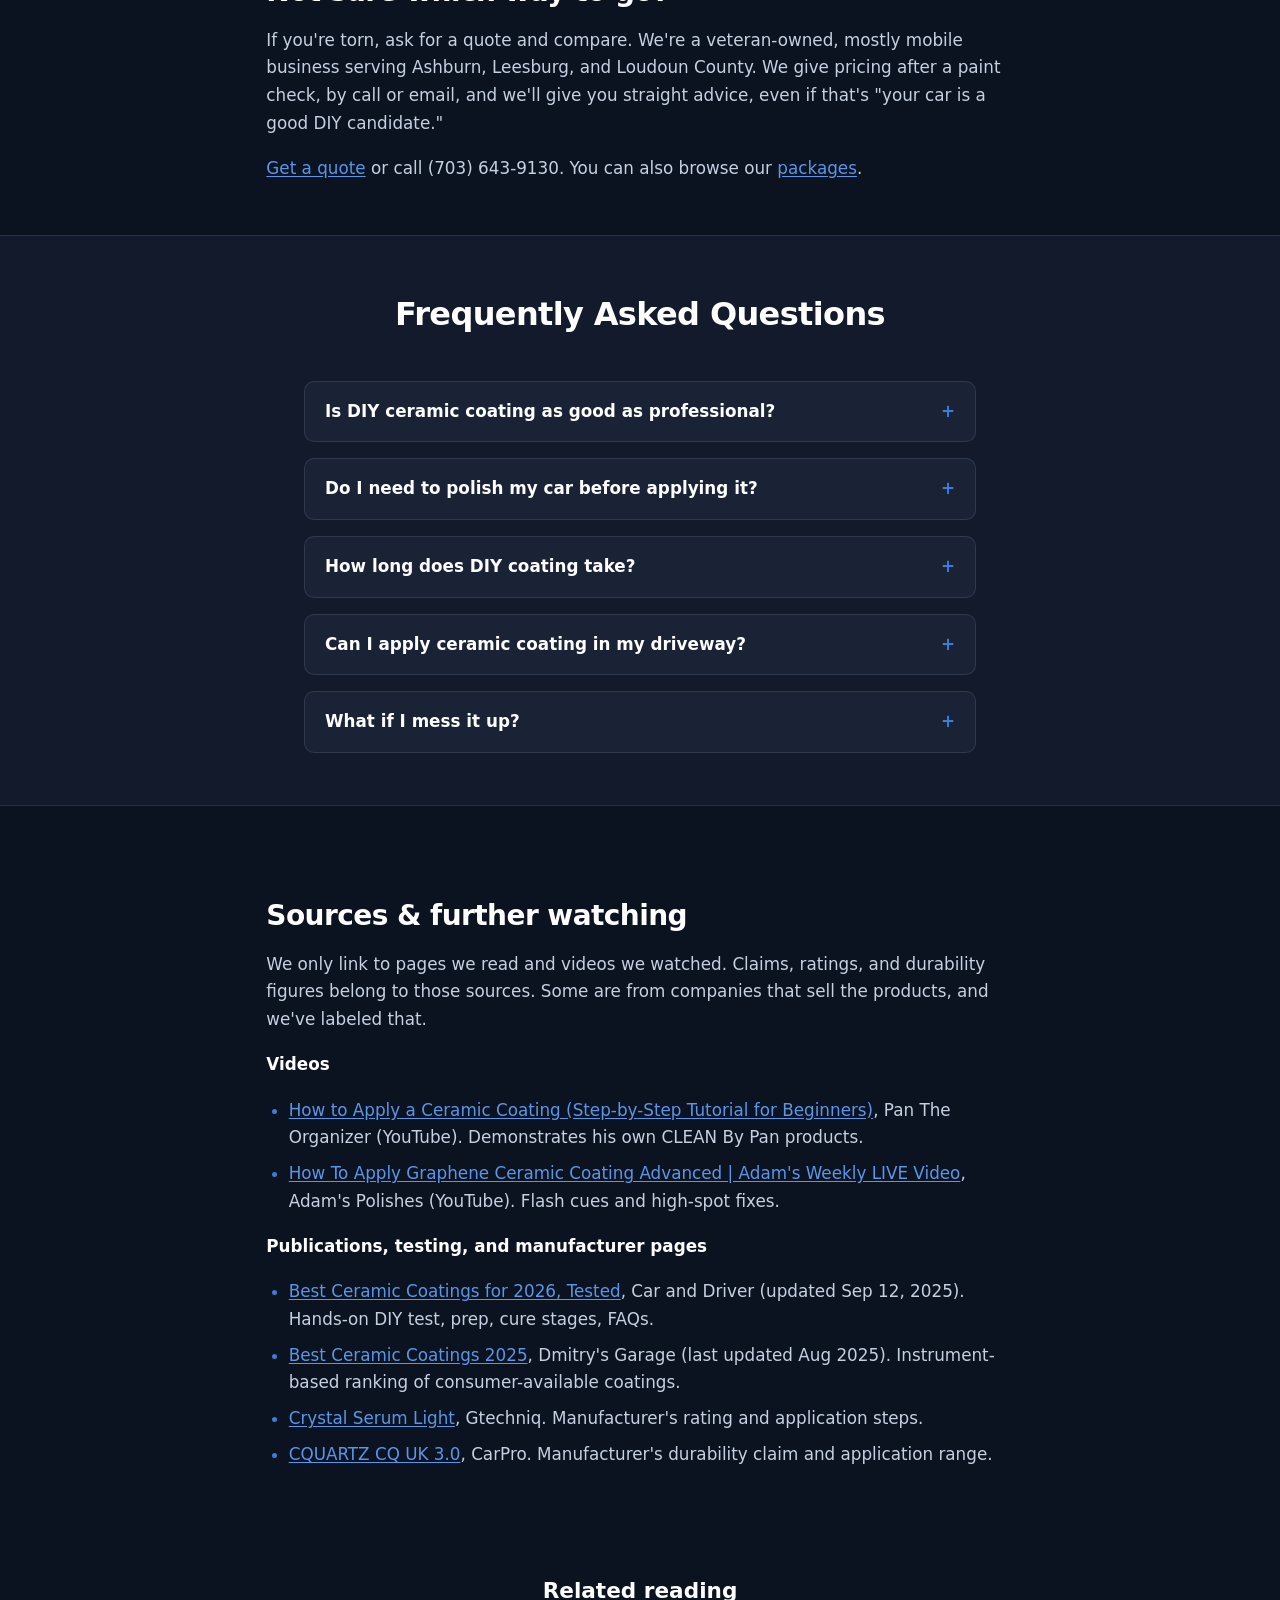
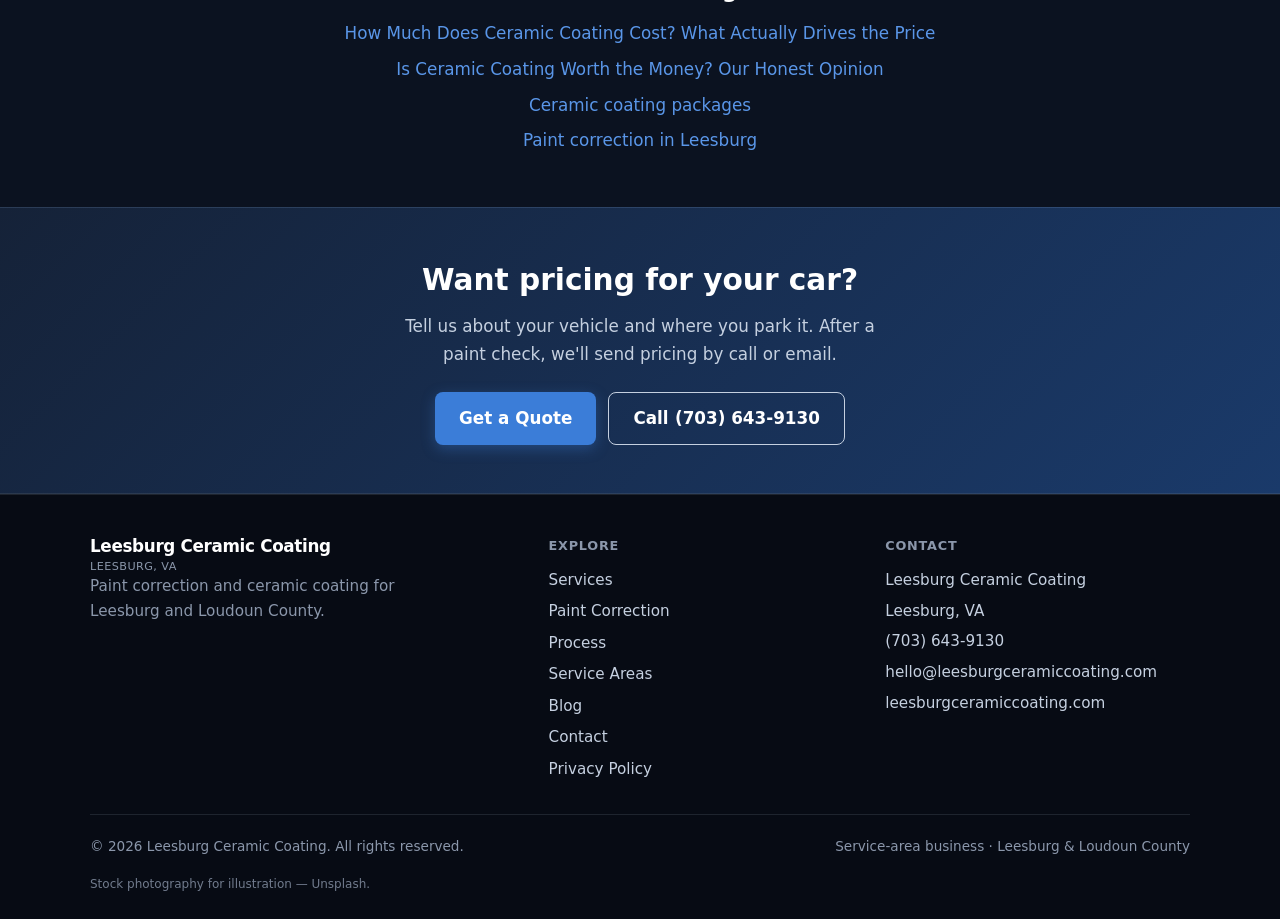
<file: blog/can-i-apply-ceramic-coating-myself/index.html>
<!DOCTYPE html>
<html lang="en">
<head>
  <meta charset="UTF-8">
  <meta name="viewport" content="width=device-width, initial-scale=1">
  <title>Can I Apply Ceramic Coating Myself at Home?</title>
  <meta name="description" content="DIY ceramic coating is possible, but prep is the hard part. Honest pros and cons, brands worth a look, and the best how-to videos.">
  <link rel="canonical" href="https://leesburgceramiccoating.com/blog/can-i-apply-ceramic-coating-myself/">
  <meta property="og:type" content="article">
  <meta property="og:title" content="Can I Apply Ceramic Coating Myself at Home?">
  <meta property="og:description" content="DIY ceramic coating is possible, but prep is the hard part. Honest pros and cons, brands worth a look, and the best how-to videos.">
  <meta property="og:url" content="https://leesburgceramiccoating.com/blog/can-i-apply-ceramic-coating-myself/">
  <meta property="og:site_name" content="Leesburg Ceramic Coating">
  <meta property="og:image" content="https://leesburgceramiccoating.com/images/polish-work.jpg">
  <link rel="icon" href="/favicon.svg" type="image/svg+xml">
  <link rel="stylesheet" href="/css/styles.css">
  <script type="application/ld+json">
  {
    "@context": "https://schema.org",
    "@type": "BlogPosting",
    "headline": "Can I Apply Ceramic Coating Myself? DIY Brands, Videos, and Honest Pros and Cons",
    "description": "DIY ceramic coating is possible, but prep is the hard part. Honest pros and cons, brands worth a look, and the best how-to videos.",
    "datePublished": "2026-09-26",
    "dateModified": "2026-09-26",
    "image": "https://leesburgceramiccoating.com/images/polish-work.jpg",
    "author": {
      "@type": "Person",
      "name": "Daniel Connor"
    },
    "publisher": {
      "@type": "Organization",
      "name": "Leesburg Ceramic Coating",
      "url": "https://leesburgceramiccoating.com/"
    },
    "mainEntityOfPage": {
      "@type": "WebPage",
      "@id": "https://leesburgceramiccoating.com/blog/can-i-apply-ceramic-coating-myself/"
    }
  }
  </script>
  <script type="application/ld+json">
  {
    "@context": "https://schema.org",
    "@type": "FAQPage",
    "mainEntity": [
      {
        "@type": "Question",
        "name": "Is DIY ceramic coating as good as professional?",
        "acceptedAnswer": {
          "@type": "Answer",
          "text": "It can be decent if the prep and application are done well. The gap usually comes from paint correction, application conditions, and the product itself. Manufacturers such as Gtechniq rate their pro-only coatings for longer protection than their DIY ones."
        }
      },
      {
        "@type": "Question",
        "name": "Do I need to polish my car before applying it?",
        "acceptedAnswer": {
          "@type": "Answer",
          "text": "If you have swirls, haze, or oxidation, yes, because a coating will lock them in. Car and Driver says not to skip decontamination or polishing. At the very least, wash and decontaminate thoroughly."
        }
      },
      {
        "@type": "Question",
        "name": "How long does DIY coating take?",
        "acceptedAnswer": {
          "@type": "Answer",
          "text": "Plan on much more than an afternoon, especially with polishing. Give yourself a full weekend and follow the product's cure instructions."
        }
      },
      {
        "@type": "Question",
        "name": "Can I apply ceramic coating in my driveway?",
        "acceptedAnswer": {
          "@type": "Answer",
          "text": "You can, but a garage or covered space is better. Avoid direct sun, wind, pollen, and rain, and check your product's temperature range."
        }
      },
      {
        "@type": "Question",
        "name": "What if I mess it up?",
        "acceptedAnswer": {
          "@type": "Answer",
          "text": "Some mistakes, like high spots, can be fixed if you catch them early. Adam's live video walks through the options by timing. If you're unsure, stop and call someone."
        }
      }
    ]
  }
  </script>
</head>
<body>
  <header class="site-header">
    <div class="container header-inner">
      <a class="logo" href="/">Leesburg Ceramic Coating<span>Leesburg, VA</span></a>
      <button class="nav-toggle" type="button" aria-expanded="false" aria-controls="main-nav">Menu</button>
      <nav class="main-nav" id="main-nav" aria-label="Primary">
        <a href="/">Home</a>
        <a href="/services.html">Services</a>
        <a href="/process.html">Process</a>
        <a href="/areas.html">Areas</a>
        <a href="/blog/" aria-current="page">Blog</a>
        <a href="/contact.html">Contact</a>
      </nav>
      <div class="header-cta">
        <a class="btn btn-ghost js-phone-link js-phone" href="tel:+17036439130">(703) 643-9130</a>
        <a class="btn btn-primary" href="/contact.html">Get a Free Quote</a>
      </div>
    </div>
  </header>

  <main>
    <section class="page-hero page-hero--photo" style="--page-hero-bg: url('/images/polish-work.jpg')">
      <div class="container">
        <h1>Can I Apply Ceramic Coating Myself? DIY Brands, Videos, and Honest Pros and Cons</h1>
        <p>DIY ceramic coating is possible, but prep is the hard part. Honest pros and cons, brands worth a look, and the best how-to videos.</p>
        <p class="post-meta">Author: Daniel Connor | <time datetime="2026-09-26">26 September 2026</time></p>
      </div>
    </section>

    <section class="section">
      <div class="container">
        <article class="prose">
<p>Yes, you can. Consumer ceramic coating kits are sold everywhere, and plenty of people apply them in their driveway or garage. Whether you should is a different question.</p>
<p>We're a veteran-owned, mostly mobile ceramic coating business, so we come to you. You'd expect us to say "don't do it yourself," but that's not quite what we think. Some people do fine with a DIY product. Others end up with a mess they can't easily undo. Below is an honest look at both sides, plus the DIY brands and tutorial videos we'd point a friend to. We link to brands and channels below because they came up in our research, and the sources list notes which ones sell the products they discuss.</p>
<h2>The short answer</h2>
<p>A DIY ceramic coating is possible for a patient, detail-oriented person with the right space and realistic expectations. Car and Driver tested several DIY coatings themselves and concluded it "isn't as intimidating as it might appear," while also saying plainly that it's time-consuming and semi-permanent: if you make mistakes, you may be stuck with uneven streaks or spots until you polish them out. We agree with both halves. <strong>The application usually isn't the hard part. The prep is.</strong></p>
<h2>What DIY ceramic coating involves</h2>
<p>Each step takes longer than people expect.</p>
<ol>
<li><strong>Wash and decontaminate.</strong> A thorough wash, then removal of bonded contaminants like tar, iron fallout, and overspray. If paint feels rough after washing, it isn't ready.</li>
<li><strong>Paint correction.</strong> The step most DIYers skip. A coating locks in what's underneath, so swirls and haze get sealed in. Fixing them means machine polishing, which takes practice. See <a href="/paint-correction.html">what paint correction involves</a>.</li>
<li><strong>Panel wipe.</strong> Polishing oils and residue must come off so the coating can bond.</li>
<li><strong>Application.</strong> Small sections, then level and wipe off within the product's window.</li>
<li><strong>Curing.</strong> Keep it dry and clean. Manufacturers give specific instructions; follow the ones for your product.</li>
</ol>
<p><strong>How long does it really take?</strong> Sources vary, which is itself useful. In his beginner tutorial, Pan The Organizer says the whole job on a typical SUV took him roughly 4 to 5 hours, start to finish, while filming, with 28 years of detailing experience and a car whose paint needed only a one-step polish. Car and Driver just calls it "time-consuming." A first-timer, or a car that needs heavier correction, should plan on a weekend.</p>
<h2>The best how-to videos</h2>
<p>These are the tutorials we'd point a friend to before they open a bottle. Each channel is run by a company that sells coatings, so treat product claims as theirs; the technique advice is what's valuable.</p>
<h3>1. Pan The Organizer: "How to Apply a Ceramic Coating (Step-by-Step Tutorial for Beginners)"</h3>
<p>The most complete start-to-finish walkthrough we found: pre-wash, bucket wash, iron removal and claying, one-step polish, panel prep, application, leveling, and care. Useful for the fundamentals that apply to any coating: never apply in direct sunlight, don't apply below roughly 50°F (he suggests aiming near 68-70°F), use an inspection light, and work in manageable sections. He also says most coatings on the market want 12 to 24 hours before water exposure and about 7 days before washing, and to always follow your product's own instructions. Disclosure: he demonstrates his own CLEAN By Pan coating line in this video.</p>
<div class="video-embed"><iframe src="https://www.youtube.com/embed/JcQ930UN4JI" title="How to Apply a Ceramic Coating (Step-by-Step Tutorial for Beginners)" loading="lazy" allow="accelerometer; clipboard-write; encrypted-media; gyroscope; picture-in-picture; web-share" referrerpolicy="strict-origin-when-cross-origin" allowfullscreen></iframe></div>
<h3>2. Adam's Polishes: "How To Apply Graphene Ceramic Coating Advanced | Adam's Weekly LIVE Video"</h3>
<p><a href="https://www.youtube.com/watch?v=EwPMB5ADYS4" rel="noopener" target="_blank">Watch it on YouTube</a>. It's a looser, live-stream format, but it's the best explanation we've seen of what to do when things go wrong: how to read the "rainbow" and "sweat" flash cues (including a tip to test on a patch of glass if your paint is light-colored), and a step-by-step ladder for fixing high spots depending on how long ago you coated. The host is candid that high spots are the most common issue with this concentrated coating and that high heat and humidity make coatings cure much faster. That's relevant here in a Virginia summer. Disclosure: it's a product video for Adam's own coating.</p>
<h2>DIY brands worth a look</h2>
<p>We're not going to rank brands by price (prices change; check current listings). Here are four that show up repeatedly in credible sources, with what each source actually says. Durability figures are manufacturers' own claims unless noted.</p>
<p><strong>Gtechniq Crystal Serum Light.</strong> Gtechniq's product page rates it "up to five years" with proper maintenance and says it delivers 80% of the performance of its professional Crystal Serum Ultra. Its application steps are strict: indoors, out of direct sun, 5-25°C (about 41-77°F), keep the car indoors for 12 hours afterward, and remove residue immediately, buffing with rotated cloths. <em>Pros:</em> a manufacturer with a pro-level reputation; Gtechniq's own guide says a mistake can be corrected with a light polish rather than wet sanding. <em>Cons:</em> the strict conditions (garage required), and the company itself says the pro version offers longer protection.</p>
<p><strong>CarPro CQuartz UK 3.0.</strong> CarPro calls it its "most refined consumer-grade coating" and, notably, states a real-world durability claim of 18-24 months, a more conservative number than most. It says it's designed to be easy to apply across a wide temperature range (3-40°C, about 37-104°F) and can be buffed right away or left a few minutes. <em>Pros:</em> honest durability claim, forgiving application window, and Dmitry's Garage's independent testing ranked it 7th overall in 2025 with top marks for ease of application and wash durability. <em>Cons:</em> shorter rated life than the "5 to 9 year" claims you'll see elsewhere, which is less a flaw than a reality check.</p>
<p><strong>Adam's Polishes Graphene Ceramic Coating Advanced.</strong> Car and Driver tested the kit, calling it the "most complete kit" with prep liquid, applicators, towels, and gloves, and noting it went on smoothly and wiped off dry. The host of Adam's live video says it can "technically last 9 years," which is the company's claim. <em>Pros:</em> complete kit, good for first-timers who don't want to source towels and prep spray. <em>Cons:</em> Dmitry's Garage's instrument testing (listed as "Adam's Advanced Graphene") ranked it 18th of 26 in 2025, with a middling 5 of 10 for ease of application and 6 of 10 for wash durability, and Adam's own host says high spots are the most common problem with it. That's one independent test, not the final word, but it's a reason to read reviews.</p>
<p><strong>Pan The Organizer's CLEAN By Pan 8-Year.</strong> Ranked first in Dmitry's Garage's 2025 testing, with top marks for ease of application and wash durability, according to that site's scoring. Pan says it's a forgiving single-layer coating that needs only about an hour of cure before it can get wet (he notes most coatings need 12 to 24 hours). <em>Pros:</em> strong independent test result. <em>Cons:</em> the same person who makes the tutorial sells the coating, and Pan himself notes it often sells out. We'd treat the independent test as the stronger evidence and the video claims as marketing.</p>
<p>Car and Driver's own test also covered cheaper "hybrid" sprays (such as Adam's Graphene Ceramic Spray Coating Advanced and Cerakote Rapid Ceramic Paint Sealant) and notes consumer-level products use lower SiO2 concentrations, which makes them easier and safer to apply but may mean they don't last as long as professional ones.</p>
<h2>Honest pros and cons of DIY</h2>
<p><strong>Pros</strong></p>
<ul>
<li><strong>Lower upfront cost.</strong> A kit plus supplies is usually well below a professional job (see our <a href="/blog/how-much-does-ceramic-coating-cost/">cost breakdown</a> for what drives professional pricing). We're not quoting kit prices because they change.</li>
<li><strong>It's forgiving, relatively.</strong> Car and Driver notes DIY kits and sprays are forgiving: if you leave streaks, a mild polish usually fixes them. Gtechniq says the same about its DIY-level coatings.</li>
<li><strong>You control the pace.</strong> Panel by panel over a few days is fine.</li>
<li><strong>It's a good way to learn.</strong> Especially on a second car.</li>
</ul>
<p><strong>Cons</strong></p>
<ul>
<li><strong>Time.</strong> Hours to a full weekend or more (see above).</li>
<li><strong>Prep skill.</strong> Machine polishing takes practice, and polishing too aggressively on thin clear coat can cause real damage.</li>
<li><strong>Conditions.</strong> You need shade or a garage, moderate temperature, and good lighting. Car and Driver also recommends gloves and ideally a respirator, because coatings contain strong chemicals.</li>
<li><strong>Cure window.</strong> Car and Driver says to keep the car dry and clean for at least 24 hours, with full cure taking 7-14 days or longer depending on the product.</li>
<li><strong>Lower rated durability.</strong> Typical DIY ratings are lower than pro systems, per manufacturers such as Gtechniq (which lists DIY at 1-5 years vs. up to 9 years for its pro coating). Those are the company's ratings, not guarantees.</li>
<li><strong>No installer accountability.</strong> Gtechniq says a professional application means the installer is responsible for making it right, and that a DIY application doesn't carry the same safety net. Manufacturer warranty terms vary, so read the terms for any product you're considering.</li>
<li><strong>Mistakes are annoying to fix.</strong> High spots that cure may need polishing.</li>
</ul>
<h2>Northern Virginia makes it harder</h2>
<ul>
<li><strong>Spring pollen.</strong> Pollen lands on freshly prepped paint. A coating curing in pollen season can trap debris.</li>
<li><strong>Humid summers.</strong> Humidity and heat change how fast a coating flashes and cures; Adam's host says high heat and humidity make coatings cure much faster. Always follow the product's instructions.</li>
<li><strong>Water spots.</strong> Water that dries on the paint can leave mineral spots. In his tutorial, Pan, who says he has hard water himself, uses a deionizer for his final rinse. Drying the car promptly is a common precaution.</li>
<li><strong>Road salt.</strong> In late winter, make sure all salt and brine residue is fully removed first, including door jambs and lower panels.</li>
<li><strong>Wind and dust.</strong> An open driveway is a tough environment. A garage is better.</li>
</ul>
<p>On our own <a href="/process.html">process page</a>, we explain why we care so much about curing conditions. We work mostly mobile, so we come to you, and a mobile install depends on weather and garage access. We schedule around humidity and temperature, and a garage or covered spot makes a big difference. When conditions or the job call for it, controlled-environment curing is an option.</p>
<h2>When DIY makes sense</h2>
<ul>
<li>You enjoy detailing and have done polishing before</li>
<li>You have a garage or covered space with good lighting</li>
<li>Your paint is in good shape, or it's a newer car needing only a light polish</li>
<li>You're not chasing perfection, and you have time</li>
<li>It's a second car or a practice project</li>
</ul>
<h2>When to call a professional</h2>
<ul>
<li>Dark paint, which shows every flaw</li>
<li>A new or high-value car</li>
<li>Visible swirls, haze, or oxidation that need machine correction</li>
<li>You don't have a garage</li>
<li>You want an installer who's accountable for the result</li>
<li>You don't want to spend a weekend doing it</li>
</ul>
<h2>Can a pro fix a bad DIY job?</h2>
<p>Often, yes, but it usually takes more work than doing it right the first time. Car and Driver notes that removing a coating usually involves abrasion such as machine polishing or wet sanding, and recommends a professional for that. We'd need to look at your car to tell you what's involved.</p>
<h2>Not sure which way to go?</h2>
<p>If you're torn, ask for a quote and compare. We're a veteran-owned, mostly mobile business serving Ashburn, Leesburg, and Loudoun County. We give pricing after a paint check, by call or email, and we'll give you straight advice, even if that's "your car is a good DIY candidate."</p>
<p><a href="/contact.html">Get a quote</a> or call (703) 643-9130. You can also browse our <a href="/services.html">packages</a>.</p>
        </article>
      </div>
    </section>

    <section class="section section-alt">
      <div class="container">
        <div class="section-header">
          <h2>Frequently Asked Questions</h2>
        </div>
        <div class="faq">
          <details>
            <summary>Is DIY ceramic coating as good as professional?</summary>
            <p>It can be decent if the prep and application are done well. The gap usually comes from paint correction, application conditions, and the product itself. Manufacturers such as Gtechniq rate their pro-only coatings for longer protection than their DIY ones.</p>
          </details>
          <details>
            <summary>Do I need to polish my car before applying it?</summary>
            <p>If you have swirls, haze, or oxidation, yes, because a coating will lock them in. Car and Driver says not to skip decontamination or polishing. At the very least, wash and decontaminate thoroughly.</p>
          </details>
          <details>
            <summary>How long does DIY coating take?</summary>
            <p>Plan on much more than an afternoon, especially with polishing. Give yourself a full weekend and follow the product's cure instructions.</p>
          </details>
          <details>
            <summary>Can I apply ceramic coating in my driveway?</summary>
            <p>You can, but a garage or covered space is better. Avoid direct sun, wind, pollen, and rain, and check your product's temperature range.</p>
          </details>
          <details>
            <summary>What if I mess it up?</summary>
            <p>Some mistakes, like high spots, can be fixed if you catch them early. Adam's live video walks through the options by timing. If you're unsure, stop and call someone.</p>
          </details>
        </div>
      </div>
    </section>

    <section class="section">
      <div class="container">
        <div class="prose">
<h2>Sources &amp; further watching</h2>
<p>We only link to pages we read and videos we watched. Claims, ratings, and durability figures belong to those sources. Some are from companies that sell the products, and we've labeled that.</p>
<p><strong>Videos</strong></p>
<ul>
<li><a href="https://www.youtube.com/watch?v=JcQ930UN4JI" rel="noopener" target="_blank">How to Apply a Ceramic Coating (Step-by-Step Tutorial for Beginners)</a>, Pan The Organizer (YouTube). Demonstrates his own CLEAN By Pan products.</li>
<li><a href="https://www.youtube.com/watch?v=EwPMB5ADYS4" rel="noopener" target="_blank">How To Apply Graphene Ceramic Coating Advanced | Adam's Weekly LIVE Video</a>, Adam's Polishes (YouTube). Flash cues and high-spot fixes.</li>
</ul>
<p><strong>Publications, testing, and manufacturer pages</strong></p>
<ul>
<li><a href="https://www.caranddriver.com/car-accessories/g43916866/best-ceramic-coatings-tested/" rel="noopener" target="_blank">Best Ceramic Coatings for 2026, Tested</a>, Car and Driver (updated Sep 12, 2025). Hands-on DIY test, prep, cure stages, FAQs.</li>
<li><a href="https://dmitrysgarage.com/best-ceramic-coatings-2025" rel="noopener" target="_blank">Best Ceramic Coatings 2025</a>, Dmitry's Garage (last updated Aug 2025). Instrument-based ranking of consumer-available coatings.</li>
<li><a href="https://gtechniq.com/shop/auto/ceramic-coatings/crystal-serum-light/" rel="noopener" target="_blank">Crystal Serum Light</a>, Gtechniq. Manufacturer's rating and application steps.</li>
<li><a href="https://carpro.global/product/cq_uk/" rel="noopener" target="_blank">CQUARTZ CQ UK 3.0</a>, CarPro. Manufacturer's durability claim and application range.</li>
</ul>
        </div>
      </div>
    </section>

    <section class="section">
      <div class="container related-reading">
        <h2>Related reading</h2>
        <ul><li><a href="/blog/how-much-does-ceramic-coating-cost/">How Much Does Ceramic Coating Cost? What Actually Drives the Price</a></li><li><a href="/blog/is-ceramic-coating-worth-the-money/">Is Ceramic Coating Worth the Money? Our Honest Opinion</a></li><li><a href="/services.html">Ceramic coating packages</a></li><li><a href="/paint-correction.html">Paint correction in Leesburg</a></li></ul>
      </div>
    </section>

    <section class="cta-band">
      <div class="container">
        <h2>Want pricing for your car?</h2>
        <p>Tell us about your vehicle and where you park it. After a paint check, we'll send pricing by call or email.</p>
        <div class="cta-actions">
          <a class="btn btn-primary btn-lg" href="/contact.html">Get a Quote</a>
          <a class="btn btn-outline btn-lg js-phone-link" href="tel:+17036439130">Call <span class="js-phone">(703) 643-9130</span></a>
        </div>
      </div>
    </section>
  </main>

  <footer class="site-footer">
    <div class="container">
      <div class="footer-grid">
        <div class="footer-brand">
          <a class="logo" href="/">Leesburg Ceramic Coating<span>Leesburg, VA</span></a>
          <p>Paint correction and ceramic coating for Leesburg and Loudoun County.</p>
        </div>
        <div class="footer-col">
          <h3>Explore</h3>
          <ul>
            <li><a href="/services.html">Services</a></li>
            <li><a href="/paint-correction.html">Paint Correction</a></li>
            <li><a href="/process.html">Process</a></li>
            <li><a href="/areas.html">Service Areas</a></li>
            <li><a href="/blog/">Blog</a></li>
            <li><a href="/contact.html">Contact</a></li>
            <li><a href="/privacy.html">Privacy Policy</a></li>
          </ul>
        </div>
        <div class="footer-col">
          <h3>Contact</h3>
          <div class="footer-nap">
            <span>Leesburg Ceramic Coating</span>
            <span>Leesburg, VA</span>
            <a class="js-phone-link js-phone" href="tel:+17036439130">(703) 643-9130</a>
            <a href="mailto:hello@leesburgceramiccoating.com">hello@leesburgceramiccoating.com</a>
            <a href="https://leesburgceramiccoating.com">leesburgceramiccoating.com</a>
          </div>
        </div>
      </div>
      <div class="footer-bottom">
        <span>&copy; <span id="y"></span> Leesburg Ceramic Coating. All rights reserved.</span>
        <span>Service-area business · Leesburg &amp; Loudoun County</span>
        <span class="footer-attr">Stock photography for illustration — Unsplash.</span>
      </div>
    </div>
  </footer>
  <script>document.getElementById("y").textContent = new Date().getFullYear();</script>
  <script src="/js/config.js"></script>
  <script src="/js/main.js"></script>
  <script type="text/javascript" src="https://cdn.callrail.com/companies/510680444/3d581bb9ada14aea2501/12/swap.js"></script>
</body>
</html>
</file>
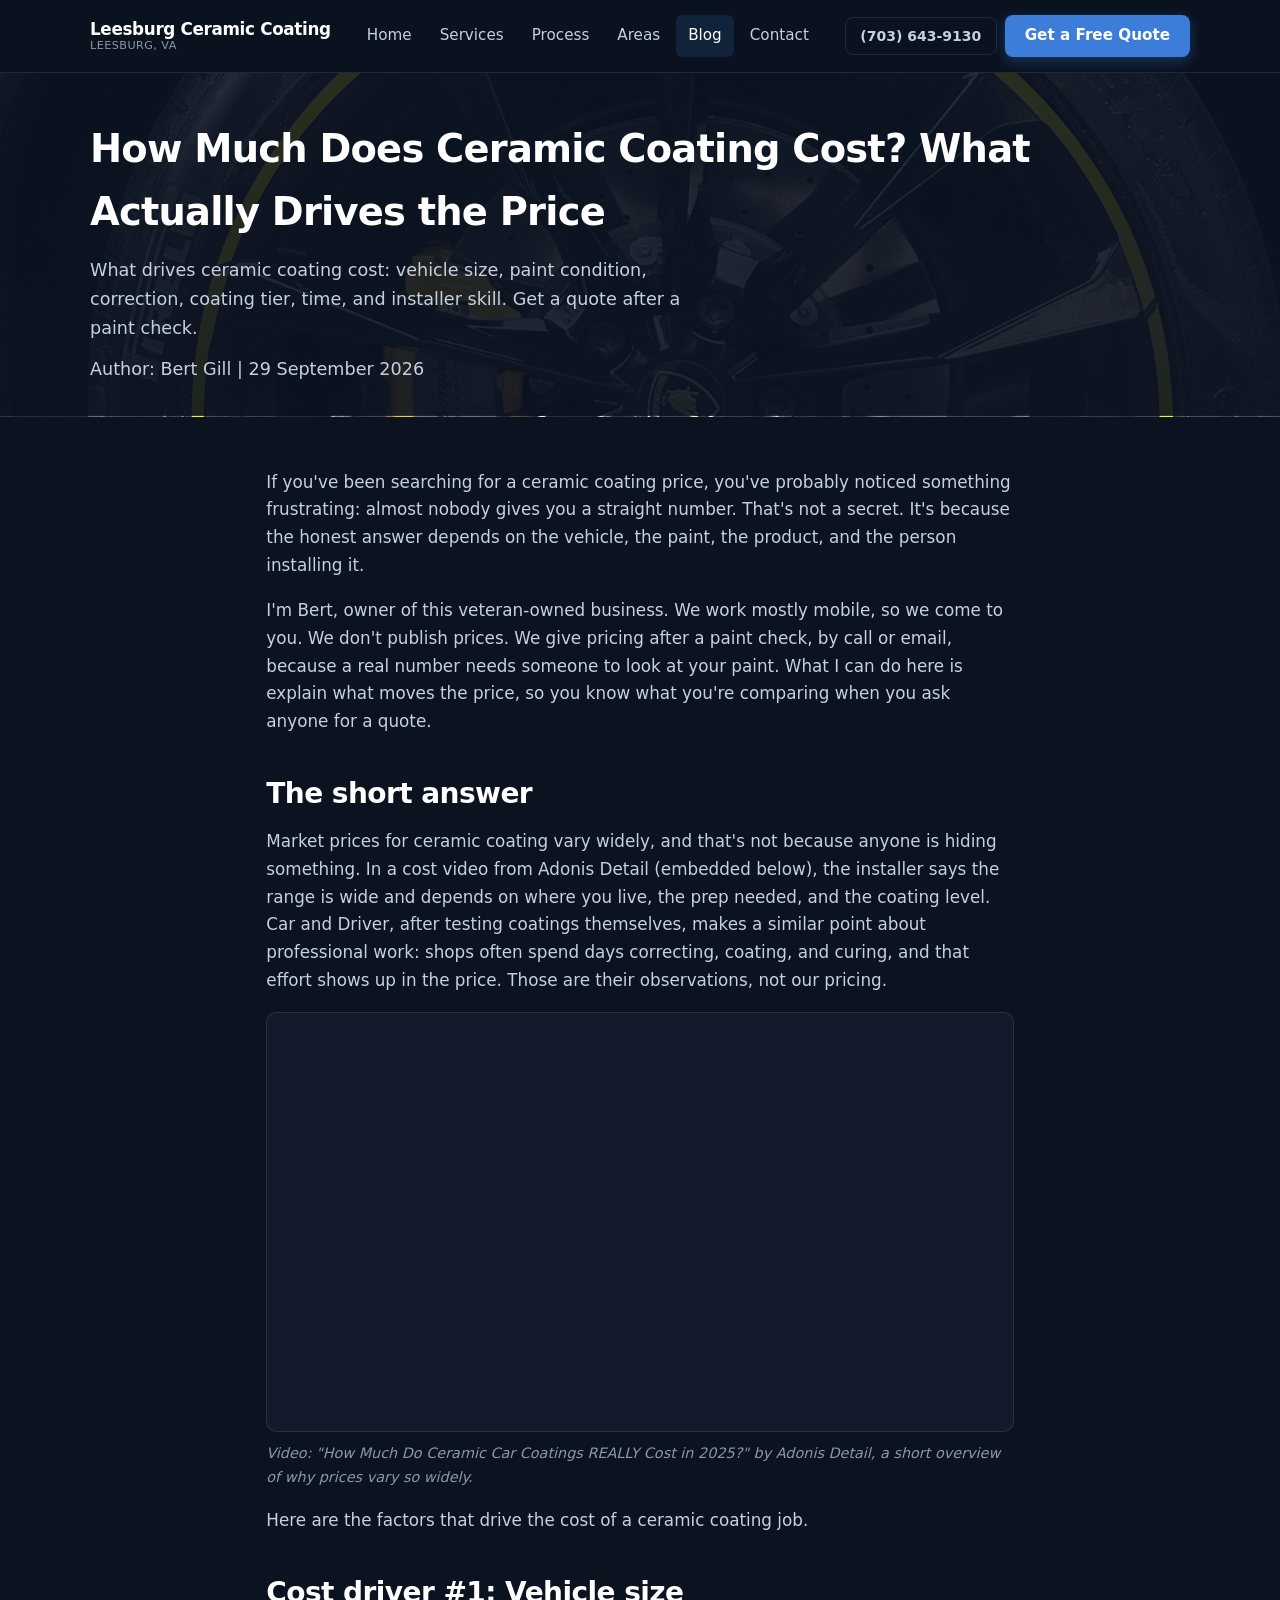
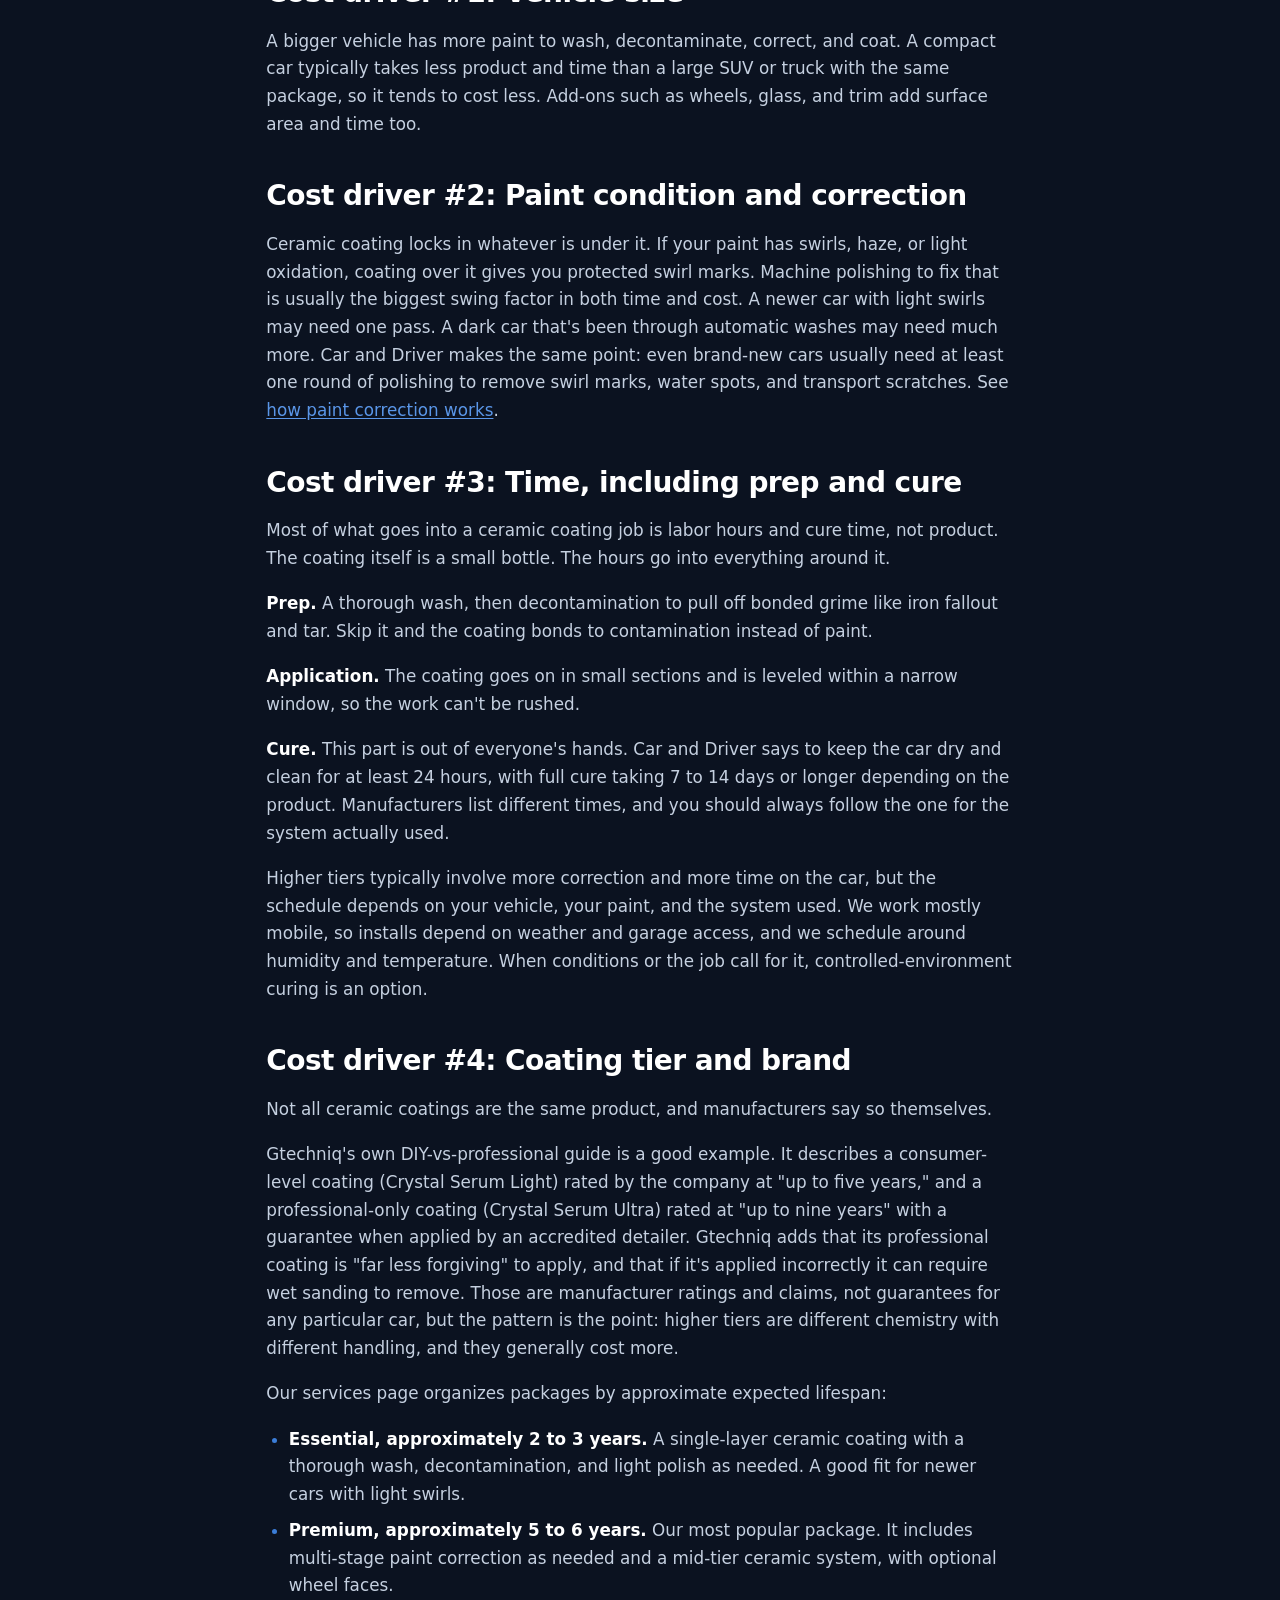
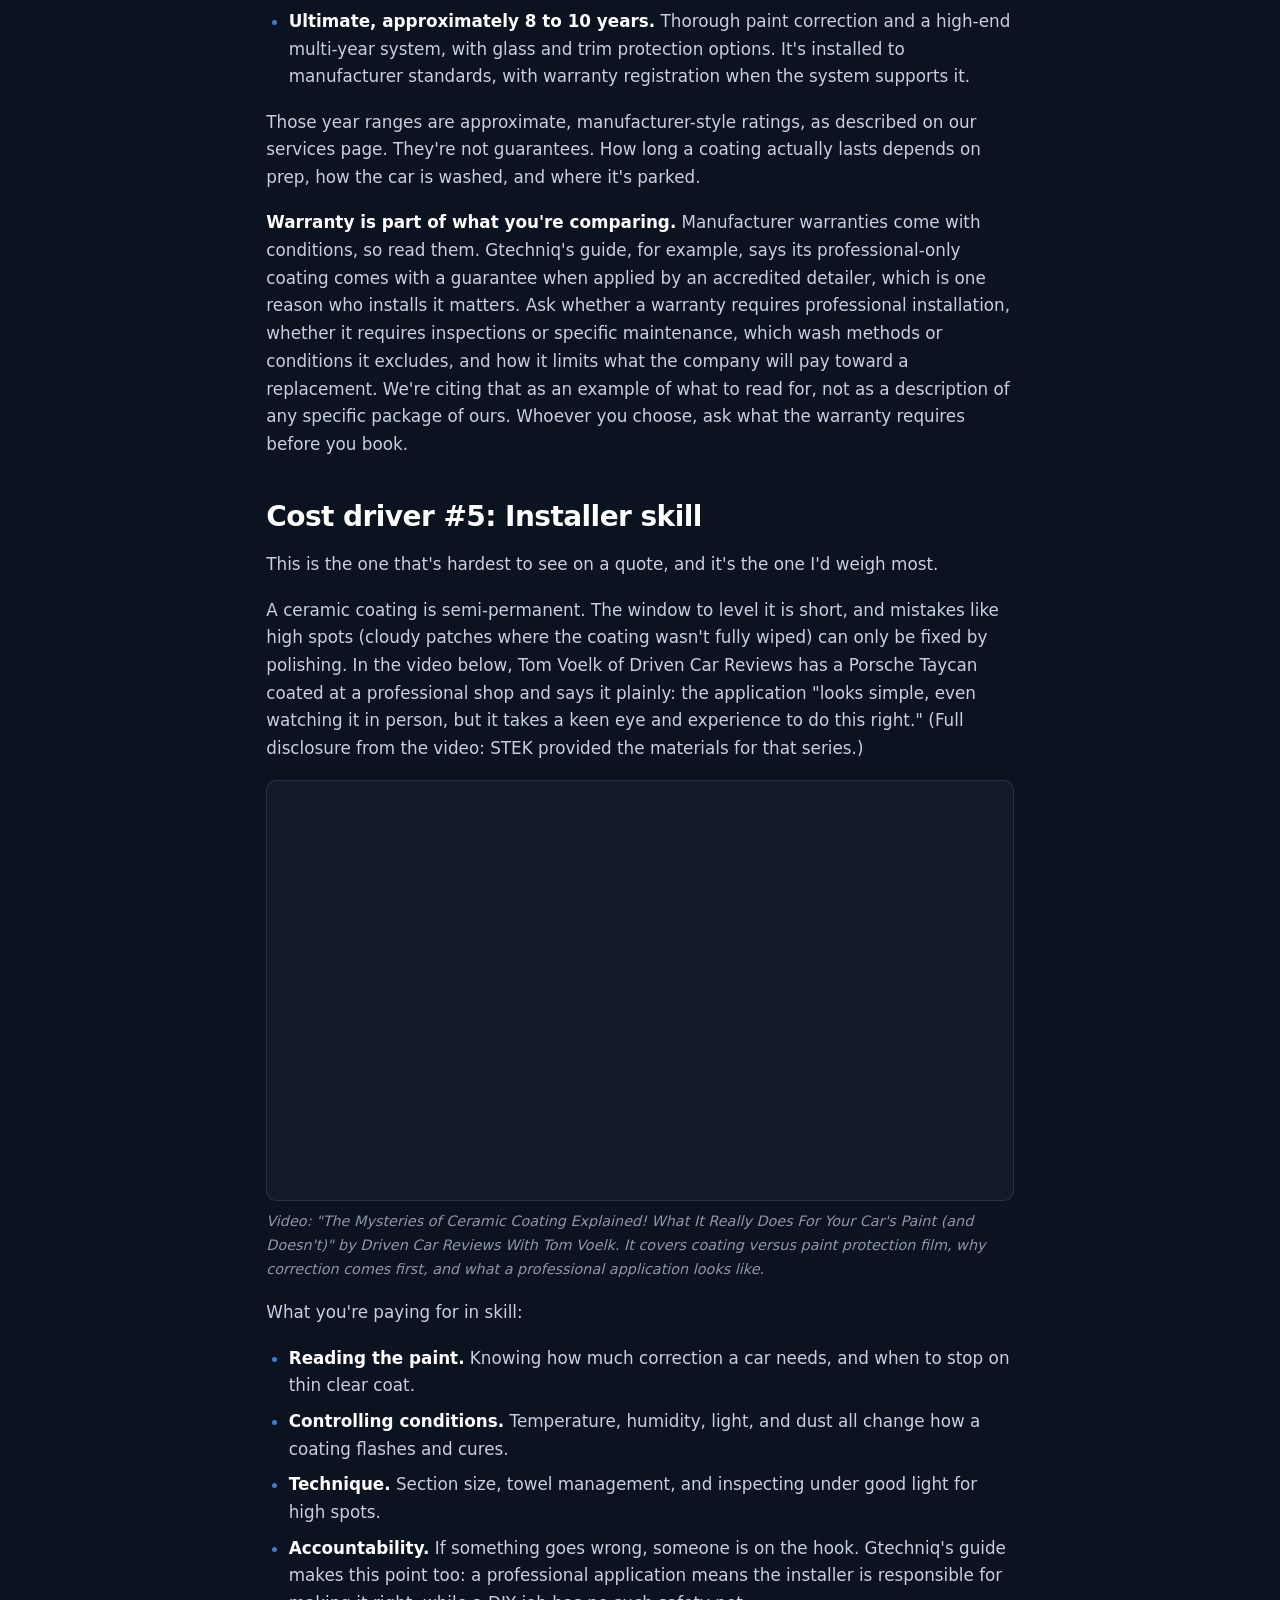
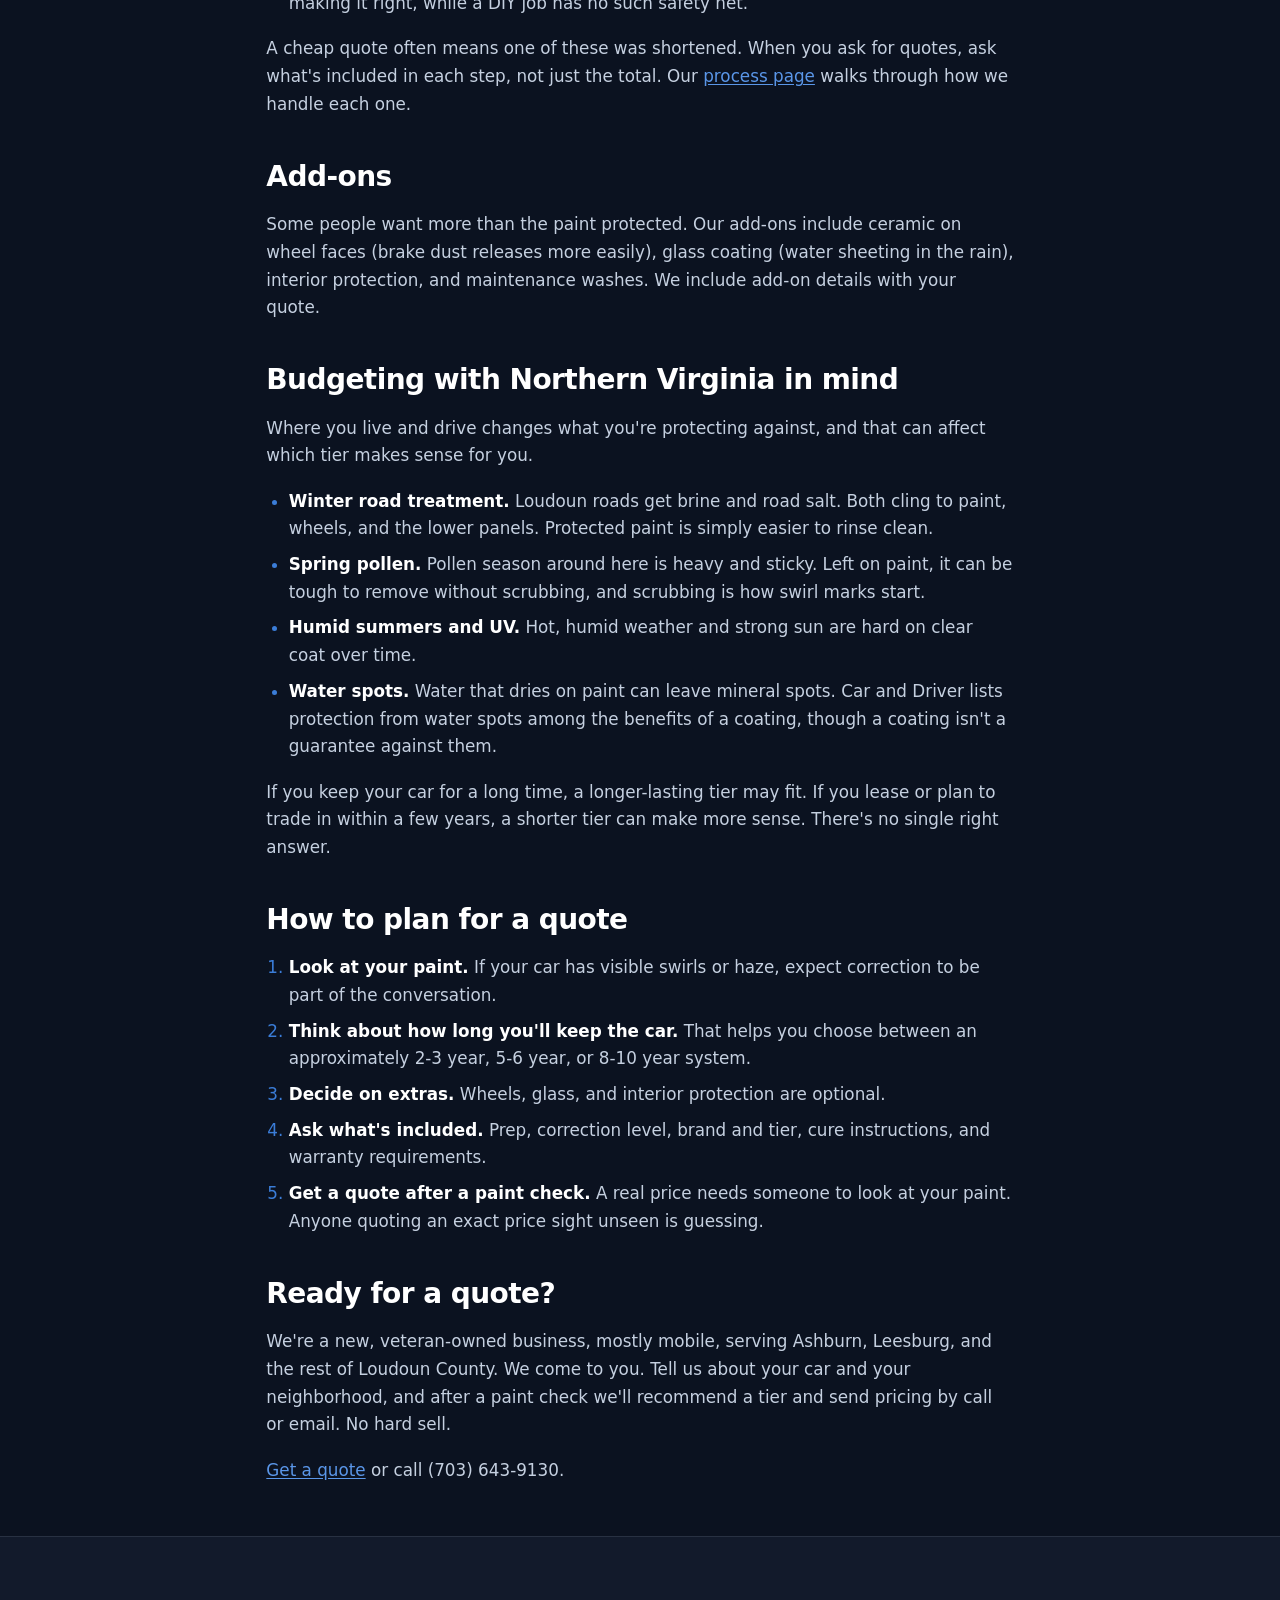
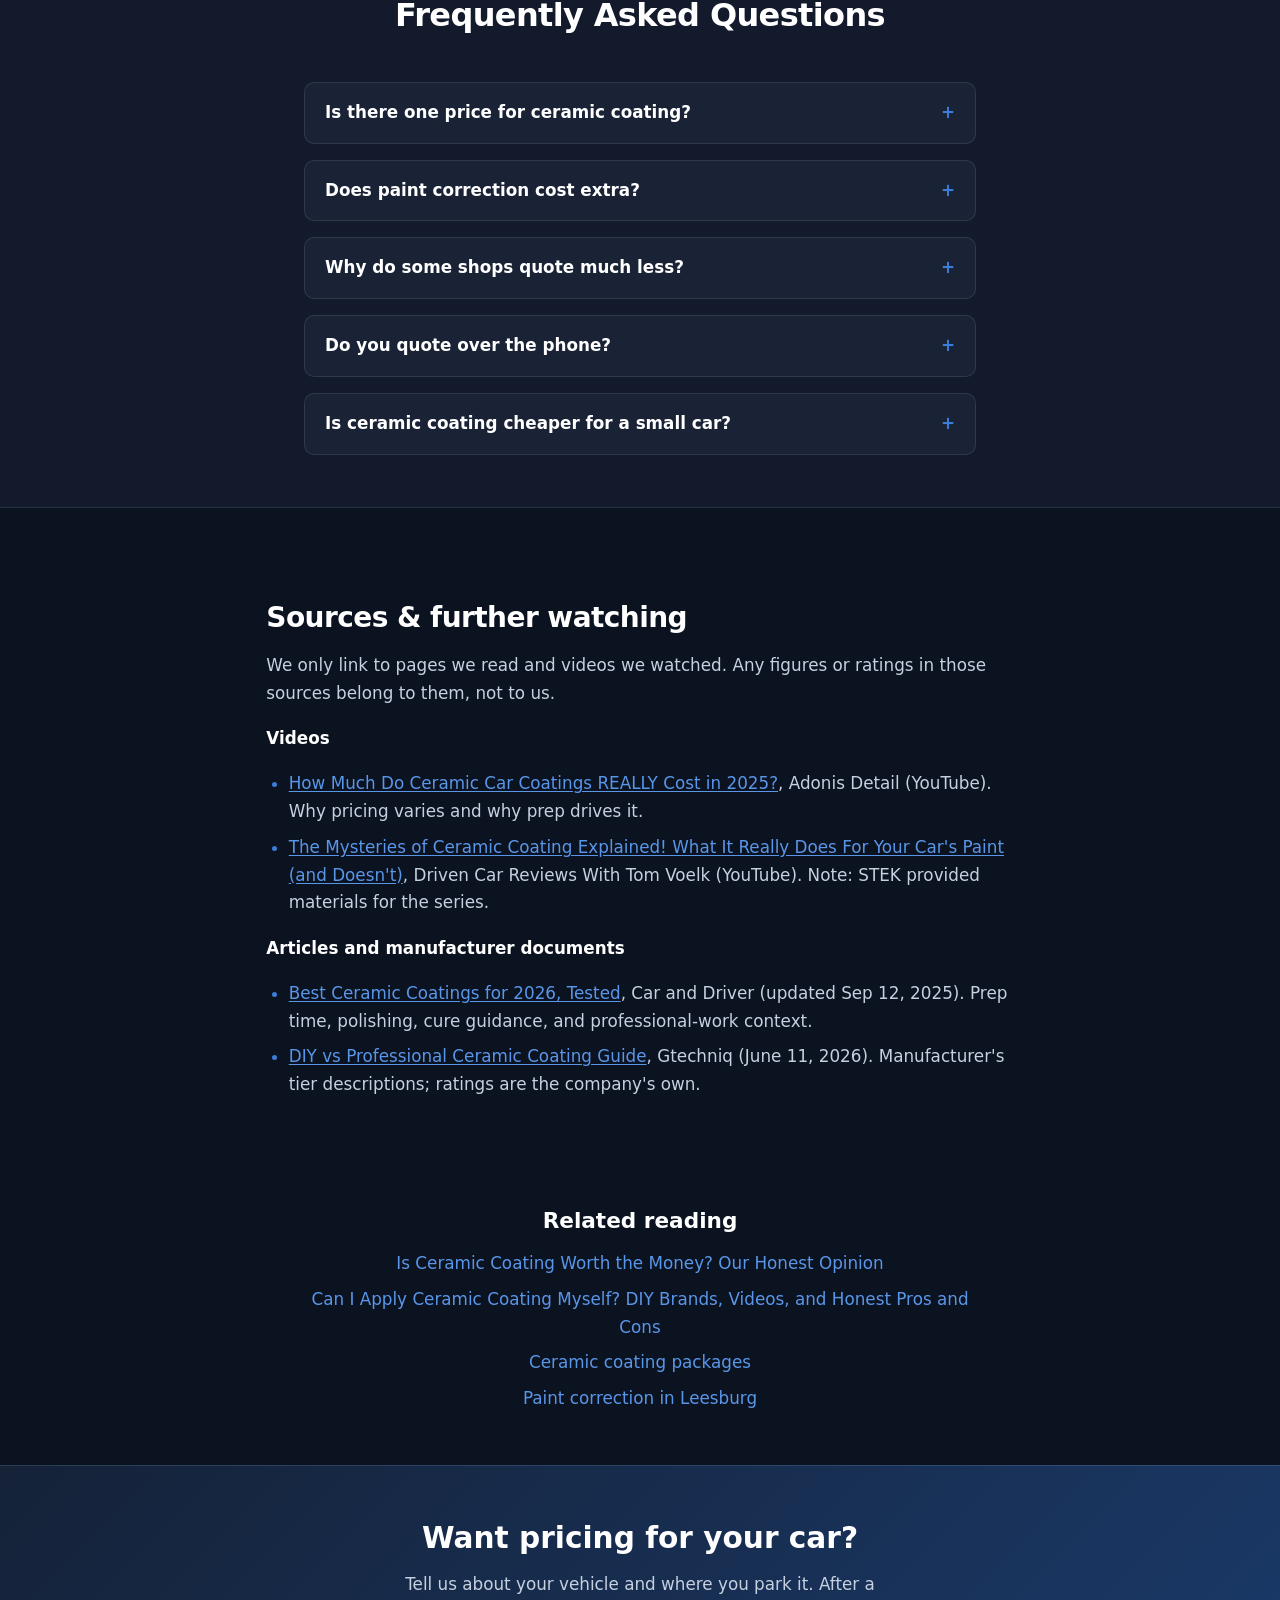
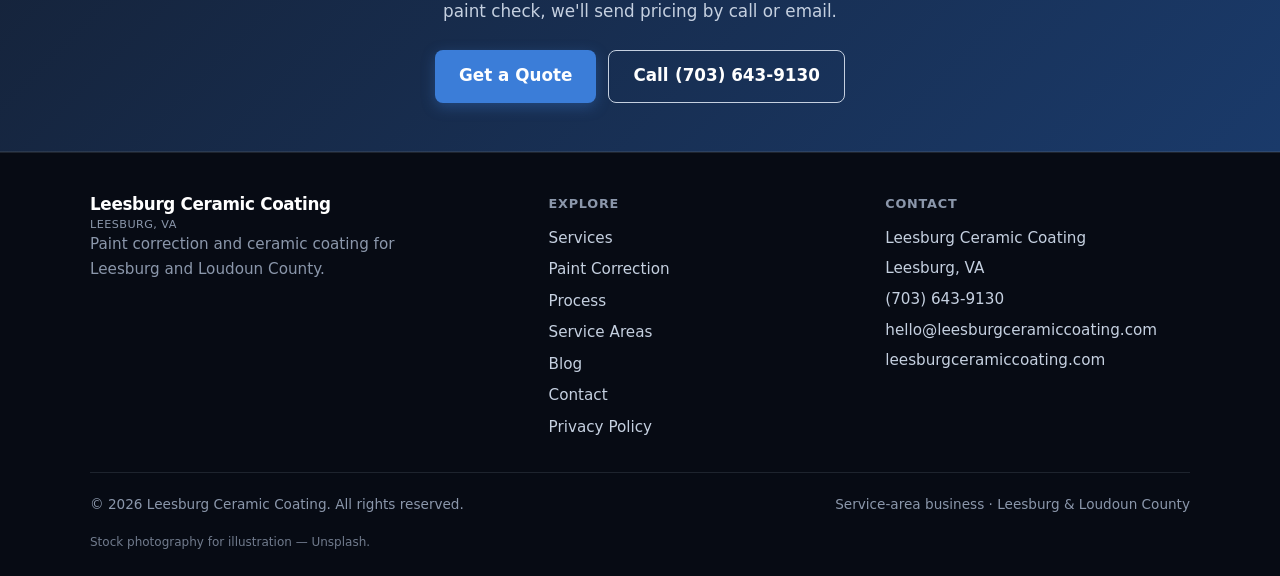
<file: blog/how-much-does-ceramic-coating-cost/index.html>
<!DOCTYPE html>
<html lang="en">
<head>
  <meta charset="UTF-8">
  <meta name="viewport" content="width=device-width, initial-scale=1">
  <title>How Much Does Ceramic Coating Cost? | Loudoun, VA</title>
  <meta name="description" content="What drives ceramic coating cost: vehicle size, paint condition, correction, coating tier, time, and installer skill. Get a quote after a paint check.">
  <link rel="canonical" href="https://leesburgceramiccoating.com/blog/how-much-does-ceramic-coating-cost/">
  <meta property="og:type" content="article">
  <meta property="og:title" content="How Much Does Ceramic Coating Cost? | Loudoun, VA">
  <meta property="og:description" content="What drives ceramic coating cost: vehicle size, paint condition, correction, coating tier, time, and installer skill. Get a quote after a paint check.">
  <meta property="og:url" content="https://leesburgceramiccoating.com/blog/how-much-does-ceramic-coating-cost/">
  <meta property="og:site_name" content="Leesburg Ceramic Coating">
  <meta property="og:image" content="https://leesburgceramiccoating.com/images/black-gloss.jpg">
  <link rel="icon" href="/favicon.svg" type="image/svg+xml">
  <link rel="stylesheet" href="/css/styles.css">
  <script type="application/ld+json">
  {
    "@context": "https://schema.org",
    "@type": "BlogPosting",
    "headline": "How Much Does Ceramic Coating Cost? What Actually Drives the Price",
    "description": "What drives ceramic coating cost: vehicle size, paint condition, correction, coating tier, time, and installer skill. Get a quote after a paint check.",
    "datePublished": "2026-09-29",
    "dateModified": "2026-09-29",
    "image": "https://leesburgceramiccoating.com/images/black-gloss.jpg",
    "author": {
      "@type": "Person",
      "name": "Bert Gill",
      "jobTitle": "Owner"
    },
    "publisher": {
      "@type": "Organization",
      "name": "Leesburg Ceramic Coating",
      "url": "https://leesburgceramiccoating.com/"
    },
    "mainEntityOfPage": {
      "@type": "WebPage",
      "@id": "https://leesburgceramiccoating.com/blog/how-much-does-ceramic-coating-cost/"
    }
  }
  </script>
  <script type="application/ld+json">
  {
    "@context": "https://schema.org",
    "@type": "FAQPage",
    "mainEntity": [
      {
        "@type": "Question",
        "name": "Is there one price for ceramic coating?",
        "acceptedAnswer": {
          "@type": "Answer",
          "text": "No. The price depends on vehicle size, paint condition, how much correction is needed, the coating tier and brand, the time involved, and the installer's skill. Market prices vary widely."
        }
      },
      {
        "@type": "Question",
        "name": "Does paint correction cost extra?",
        "acceptedAnswer": {
          "@type": "Answer",
          "text": "Often it's part of the job, and it depends on your paint's condition and the level of correction needed. We include it in the quote after a paint check."
        }
      },
      {
        "@type": "Question",
        "name": "Why do some shops quote much less?",
        "acceptedAnswer": {
          "@type": "Answer",
          "text": "Often the difference is time and prep: less correction, a lower-tier product, or a shorter process. Ask what's included, which brand and tier is used, and what the warranty requires."
        }
      },
      {
        "@type": "Question",
        "name": "Do you quote over the phone?",
        "acceptedAnswer": {
          "@type": "Answer",
          "text": "We're happy to talk through your car by phone or email, but we give pricing after a paint check."
        }
      },
      {
        "@type": "Question",
        "name": "Is ceramic coating cheaper for a small car?",
        "acceptedAnswer": {
          "@type": "Answer",
          "text": "Usually, a smaller vehicle needs less product and time, so it tends to cost less than a large SUV or truck with the same package."
        }
      }
    ]
  }
  </script>
</head>
<body>
  <header class="site-header">
    <div class="container header-inner">
      <a class="logo" href="/">Leesburg Ceramic Coating<span>Leesburg, VA</span></a>
      <button class="nav-toggle" type="button" aria-expanded="false" aria-controls="main-nav">Menu</button>
      <nav class="main-nav" id="main-nav" aria-label="Primary">
        <a href="/">Home</a>
        <a href="/services.html">Services</a>
        <a href="/process.html">Process</a>
        <a href="/areas.html">Areas</a>
        <a href="/blog/" aria-current="page">Blog</a>
        <a href="/contact.html">Contact</a>
      </nav>
      <div class="header-cta">
        <a class="btn btn-ghost js-phone-link js-phone" href="tel:+17036439130">(703) 643-9130</a>
        <a class="btn btn-primary" href="/contact.html">Get a Free Quote</a>
      </div>
    </div>
  </header>

  <main>
    <section class="page-hero page-hero--photo" style="--page-hero-bg: url('/images/black-gloss.jpg')">
      <div class="container">
        <h1>How Much Does Ceramic Coating Cost? What Actually Drives the Price</h1>
        <p>What drives ceramic coating cost: vehicle size, paint condition, correction, coating tier, time, and installer skill. Get a quote after a paint check.</p>
        <p class="post-meta">Author: Bert Gill | <time datetime="2026-09-29">29 September 2026</time></p>
      </div>
    </section>

    <section class="section">
      <div class="container">
        <article class="prose">
<p>If you've been searching for a ceramic coating price, you've probably noticed something frustrating: almost nobody gives you a straight number. That's not a secret. It's because the honest answer depends on the vehicle, the paint, the product, and the person installing it.</p>
<p>I'm Bert, owner of this veteran-owned business. We work mostly mobile, so we come to you. We don't publish prices. We give pricing after a paint check, by call or email, because a real number needs someone to look at your paint. What I can do here is explain what moves the price, so you know what you're comparing when you ask anyone for a quote.</p>
<h2>The short answer</h2>
<p>Market prices for ceramic coating vary widely, and that's not because anyone is hiding something. In a cost video from Adonis Detail (embedded below), the installer says the range is wide and depends on where you live, the prep needed, and the coating level. Car and Driver, after testing coatings themselves, makes a similar point about professional work: shops often spend days correcting, coating, and curing, and that effort shows up in the price. Those are their observations, not our pricing.</p>
<div class="video-embed"><iframe src="https://www.youtube.com/embed/Is7uZcSyUII" title="How Much Do Ceramic Car Coatings REALLY Cost in 2025?" loading="lazy" allow="accelerometer; clipboard-write; encrypted-media; gyroscope; picture-in-picture; web-share" referrerpolicy="strict-origin-when-cross-origin" allowfullscreen></iframe></div>
<p><em>Video: "How Much Do Ceramic Car Coatings REALLY Cost in 2025?" by Adonis Detail, a short overview of why prices vary so widely.</em></p>
<p>Here are the factors that drive the cost of a ceramic coating job.</p>
<h2>Cost driver #1: Vehicle size</h2>
<p>A bigger vehicle has more paint to wash, decontaminate, correct, and coat. A compact car typically takes less product and time than a large SUV or truck with the same package, so it tends to cost less. Add-ons such as wheels, glass, and trim add surface area and time too.</p>
<h2>Cost driver #2: Paint condition and correction</h2>
<p>Ceramic coating locks in whatever is under it. If your paint has swirls, haze, or light oxidation, coating over it gives you protected swirl marks. Machine polishing to fix that is usually the biggest swing factor in both time and cost. A newer car with light swirls may need one pass. A dark car that's been through automatic washes may need much more. Car and Driver makes the same point: even brand-new cars usually need at least one round of polishing to remove swirl marks, water spots, and transport scratches. See <a href="/paint-correction.html">how paint correction works</a>.</p>
<h2>Cost driver #3: Time, including prep and cure</h2>
<p>Most of what goes into a ceramic coating job is labor hours and cure time, not product. The coating itself is a small bottle. The hours go into everything around it.</p>
<p><strong>Prep.</strong> A thorough wash, then decontamination to pull off bonded grime like iron fallout and tar. Skip it and the coating bonds to contamination instead of paint.</p>
<p><strong>Application.</strong> The coating goes on in small sections and is leveled within a narrow window, so the work can't be rushed.</p>
<p><strong>Cure.</strong> This part is out of everyone's hands. Car and Driver says to keep the car dry and clean for at least 24 hours, with full cure taking 7 to 14 days or longer depending on the product. Manufacturers list different times, and you should always follow the one for the system actually used.</p>
<p>Higher tiers typically involve more correction and more time on the car, but the schedule depends on your vehicle, your paint, and the system used. We work mostly mobile, so installs depend on weather and garage access, and we schedule around humidity and temperature. When conditions or the job call for it, controlled-environment curing is an option.</p>
<h2>Cost driver #4: Coating tier and brand</h2>
<p>Not all ceramic coatings are the same product, and manufacturers say so themselves.</p>
<p>Gtechniq's own DIY-vs-professional guide is a good example. It describes a consumer-level coating (Crystal Serum Light) rated by the company at "up to five years," and a professional-only coating (Crystal Serum Ultra) rated at "up to nine years" with a guarantee when applied by an accredited detailer. Gtechniq adds that its professional coating is "far less forgiving" to apply, and that if it's applied incorrectly it can require wet sanding to remove. Those are manufacturer ratings and claims, not guarantees for any particular car, but the pattern is the point: higher tiers are different chemistry with different handling, and they generally cost more.</p>
<p>Our services page organizes packages by approximate expected lifespan:</p>
<ul>
<li><strong>Essential, approximately 2 to 3 years.</strong> A single-layer ceramic coating with a thorough wash, decontamination, and light polish as needed. A good fit for newer cars with light swirls.</li>
<li><strong>Premium, approximately 5 to 6 years.</strong> Our most popular package. It includes multi-stage paint correction as needed and a mid-tier ceramic system, with optional wheel faces.</li>
<li><strong>Ultimate, approximately 8 to 10 years.</strong> Thorough paint correction and a high-end multi-year system, with glass and trim protection options. It's installed to manufacturer standards, with warranty registration when the system supports it.</li>
</ul>
<p>Those year ranges are approximate, manufacturer-style ratings, as described on our services page. They're not guarantees. How long a coating actually lasts depends on prep, how the car is washed, and where it's parked.</p>
<p><strong>Warranty is part of what you're comparing.</strong> Manufacturer warranties come with conditions, so read them. Gtechniq's guide, for example, says its professional-only coating comes with a guarantee when applied by an accredited detailer, which is one reason who installs it matters. Ask whether a warranty requires professional installation, whether it requires inspections or specific maintenance, which wash methods or conditions it excludes, and how it limits what the company will pay toward a replacement. We're citing that as an example of what to read for, not as a description of any specific package of ours. Whoever you choose, ask what the warranty requires before you book.</p>
<h2>Cost driver #5: Installer skill</h2>
<p>This is the one that's hardest to see on a quote, and it's the one I'd weigh most.</p>
<p>A ceramic coating is semi-permanent. The window to level it is short, and mistakes like high spots (cloudy patches where the coating wasn't fully wiped) can only be fixed by polishing. In the video below, Tom Voelk of Driven Car Reviews has a Porsche Taycan coated at a professional shop and says it plainly: the application "looks simple, even watching it in person, but it takes a keen eye and experience to do this right." (Full disclosure from the video: STEK provided the materials for that series.)</p>
<div class="video-embed"><iframe src="https://www.youtube.com/embed/m9ZKHno2vzg" title="The Mysteries of Ceramic Coating Explained! What It Really Does For Your Car's Paint (and Doesn't)" loading="lazy" allow="accelerometer; clipboard-write; encrypted-media; gyroscope; picture-in-picture; web-share" referrerpolicy="strict-origin-when-cross-origin" allowfullscreen></iframe></div>
<p><em>Video: "The Mysteries of Ceramic Coating Explained! What It Really Does For Your Car's Paint (and Doesn't)" by Driven Car Reviews With Tom Voelk. It covers coating versus paint protection film, why correction comes first, and what a professional application looks like.</em></p>
<p>What you're paying for in skill:</p>
<ul>
<li><strong>Reading the paint.</strong> Knowing how much correction a car needs, and when to stop on thin clear coat.</li>
<li><strong>Controlling conditions.</strong> Temperature, humidity, light, and dust all change how a coating flashes and cures.</li>
<li><strong>Technique.</strong> Section size, towel management, and inspecting under good light for high spots.</li>
<li><strong>Accountability.</strong> If something goes wrong, someone is on the hook. Gtechniq's guide makes this point too: a professional application means the installer is responsible for making it right, while a DIY job has no such safety net.</li>
</ul>
<p>A cheap quote often means one of these was shortened. When you ask for quotes, ask what's included in each step, not just the total. Our <a href="/process.html">process page</a> walks through how we handle each one.</p>
<h2>Add-ons</h2>
<p>Some people want more than the paint protected. Our add-ons include ceramic on wheel faces (brake dust releases more easily), glass coating (water sheeting in the rain), interior protection, and maintenance washes. We include add-on details with your quote.</p>
<h2>Budgeting with Northern Virginia in mind</h2>
<p>Where you live and drive changes what you're protecting against, and that can affect which tier makes sense for you.</p>
<ul>
<li><strong>Winter road treatment.</strong> Loudoun roads get brine and road salt. Both cling to paint, wheels, and the lower panels. Protected paint is simply easier to rinse clean.</li>
<li><strong>Spring pollen.</strong> Pollen season around here is heavy and sticky. Left on paint, it can be tough to remove without scrubbing, and scrubbing is how swirl marks start.</li>
<li><strong>Humid summers and UV.</strong> Hot, humid weather and strong sun are hard on clear coat over time.</li>
<li><strong>Water spots.</strong> Water that dries on paint can leave mineral spots. Car and Driver lists protection from water spots among the benefits of a coating, though a coating isn't a guarantee against them.</li>
</ul>
<p>If you keep your car for a long time, a longer-lasting tier may fit. If you lease or plan to trade in within a few years, a shorter tier can make more sense. There's no single right answer.</p>
<h2>How to plan for a quote</h2>
<ol>
<li><strong>Look at your paint.</strong> If your car has visible swirls or haze, expect correction to be part of the conversation.</li>
<li><strong>Think about how long you'll keep the car.</strong> That helps you choose between an approximately 2-3 year, 5-6 year, or 8-10 year system.</li>
<li><strong>Decide on extras.</strong> Wheels, glass, and interior protection are optional.</li>
<li><strong>Ask what's included.</strong> Prep, correction level, brand and tier, cure instructions, and warranty requirements.</li>
<li><strong>Get a quote after a paint check.</strong> A real price needs someone to look at your paint. Anyone quoting an exact price sight unseen is guessing.</li>
</ol>
<h2>Ready for a quote?</h2>
<p>We're a new, veteran-owned business, mostly mobile, serving Ashburn, Leesburg, and the rest of Loudoun County. We come to you. Tell us about your car and your neighborhood, and after a paint check we'll recommend a tier and send pricing by call or email. No hard sell.</p>
<p><a href="/contact.html">Get a quote</a> or call (703) 643-9130.</p>
        </article>
      </div>
    </section>

    <section class="section section-alt">
      <div class="container">
        <div class="section-header">
          <h2>Frequently Asked Questions</h2>
        </div>
        <div class="faq">
          <details>
            <summary>Is there one price for ceramic coating?</summary>
            <p>No. The price depends on vehicle size, paint condition, how much correction is needed, the coating tier and brand, the time involved, and the installer's skill. Market prices vary widely.</p>
          </details>
          <details>
            <summary>Does paint correction cost extra?</summary>
            <p>Often it's part of the job, and it depends on your paint's condition and the level of correction needed. We include it in the quote after a paint check.</p>
          </details>
          <details>
            <summary>Why do some shops quote much less?</summary>
            <p>Often the difference is time and prep: less correction, a lower-tier product, or a shorter process. Ask what's included, which brand and tier is used, and what the warranty requires.</p>
          </details>
          <details>
            <summary>Do you quote over the phone?</summary>
            <p>We're happy to talk through your car by phone or email, but we give pricing after a paint check.</p>
          </details>
          <details>
            <summary>Is ceramic coating cheaper for a small car?</summary>
            <p>Usually, a smaller vehicle needs less product and time, so it tends to cost less than a large SUV or truck with the same package.</p>
          </details>
        </div>
      </div>
    </section>

    <section class="section">
      <div class="container">
        <div class="prose">
<h2>Sources &amp; further watching</h2>
<p>We only link to pages we read and videos we watched. Any figures or ratings in those sources belong to them, not to us.</p>
<p><strong>Videos</strong></p>
<ul>
<li><a href="https://www.youtube.com/watch?v=Is7uZcSyUII" rel="noopener" target="_blank">How Much Do Ceramic Car Coatings REALLY Cost in 2025?</a>, Adonis Detail (YouTube). Why pricing varies and why prep drives it.</li>
<li><a href="https://www.youtube.com/watch?v=m9ZKHno2vzg" rel="noopener" target="_blank">The Mysteries of Ceramic Coating Explained! What It Really Does For Your Car's Paint (and Doesn't)</a>, Driven Car Reviews With Tom Voelk (YouTube). Note: STEK provided materials for the series.</li>
</ul>
<p><strong>Articles and manufacturer documents</strong></p>
<ul>
<li><a href="https://www.caranddriver.com/car-accessories/g43916866/best-ceramic-coatings-tested/" rel="noopener" target="_blank">Best Ceramic Coatings for 2026, Tested</a>, Car and Driver (updated Sep 12, 2025). Prep time, polishing, cure guidance, and professional-work context.</li>
<li><a href="https://gtechniq.com/diy-vs-professional-ceramic-coating/" rel="noopener" target="_blank">DIY vs Professional Ceramic Coating Guide</a>, Gtechniq (June 11, 2026). Manufacturer's tier descriptions; ratings are the company's own.</li>
</ul>
        </div>
      </div>
    </section>

    <section class="section">
      <div class="container related-reading">
        <h2>Related reading</h2>
        <ul><li><a href="/blog/is-ceramic-coating-worth-the-money/">Is Ceramic Coating Worth the Money? Our Honest Opinion</a></li><li><a href="/blog/can-i-apply-ceramic-coating-myself/">Can I Apply Ceramic Coating Myself? DIY Brands, Videos, and Honest Pros and Cons</a></li><li><a href="/services.html">Ceramic coating packages</a></li><li><a href="/paint-correction.html">Paint correction in Leesburg</a></li></ul>
      </div>
    </section>

    <section class="cta-band">
      <div class="container">
        <h2>Want pricing for your car?</h2>
        <p>Tell us about your vehicle and where you park it. After a paint check, we'll send pricing by call or email.</p>
        <div class="cta-actions">
          <a class="btn btn-primary btn-lg" href="/contact.html">Get a Quote</a>
          <a class="btn btn-outline btn-lg js-phone-link" href="tel:+17036439130">Call <span class="js-phone">(703) 643-9130</span></a>
        </div>
      </div>
    </section>
  </main>

  <footer class="site-footer">
    <div class="container">
      <div class="footer-grid">
        <div class="footer-brand">
          <a class="logo" href="/">Leesburg Ceramic Coating<span>Leesburg, VA</span></a>
          <p>Paint correction and ceramic coating for Leesburg and Loudoun County.</p>
        </div>
        <div class="footer-col">
          <h3>Explore</h3>
          <ul>
            <li><a href="/services.html">Services</a></li>
            <li><a href="/paint-correction.html">Paint Correction</a></li>
            <li><a href="/process.html">Process</a></li>
            <li><a href="/areas.html">Service Areas</a></li>
            <li><a href="/blog/">Blog</a></li>
            <li><a href="/contact.html">Contact</a></li>
            <li><a href="/privacy.html">Privacy Policy</a></li>
          </ul>
        </div>
        <div class="footer-col">
          <h3>Contact</h3>
          <div class="footer-nap">
            <span>Leesburg Ceramic Coating</span>
            <span>Leesburg, VA</span>
            <a class="js-phone-link js-phone" href="tel:+17036439130">(703) 643-9130</a>
            <a href="mailto:hello@leesburgceramiccoating.com">hello@leesburgceramiccoating.com</a>
            <a href="https://leesburgceramiccoating.com">leesburgceramiccoating.com</a>
          </div>
        </div>
      </div>
      <div class="footer-bottom">
        <span>&copy; <span id="y"></span> Leesburg Ceramic Coating. All rights reserved.</span>
        <span>Service-area business · Leesburg &amp; Loudoun County</span>
        <span class="footer-attr">Stock photography for illustration — Unsplash.</span>
      </div>
    </div>
  </footer>
  <script>document.getElementById("y").textContent = new Date().getFullYear();</script>
  <script src="/js/config.js"></script>
  <script src="/js/main.js"></script>
  <script type="text/javascript" src="https://cdn.callrail.com/companies/510680444/3d581bb9ada14aea2501/12/swap.js"></script>
</body>
</html>
</file>
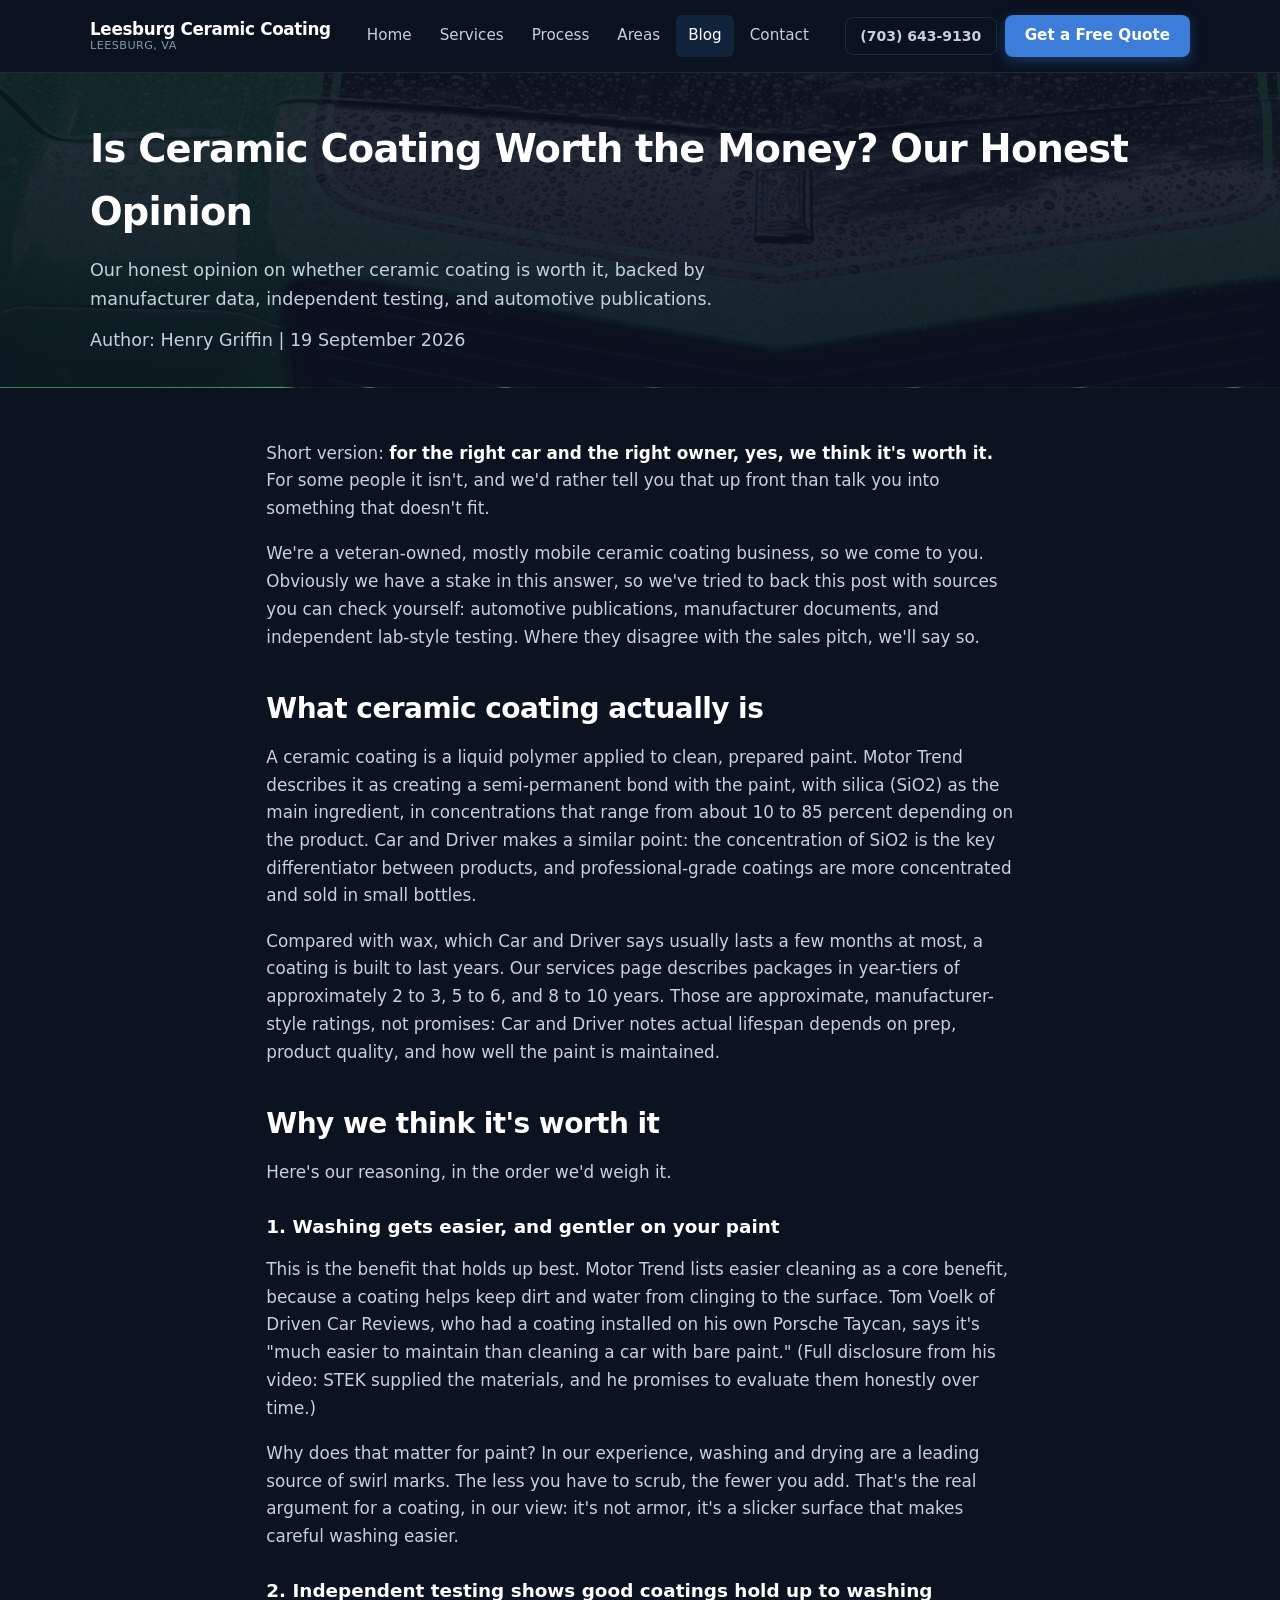
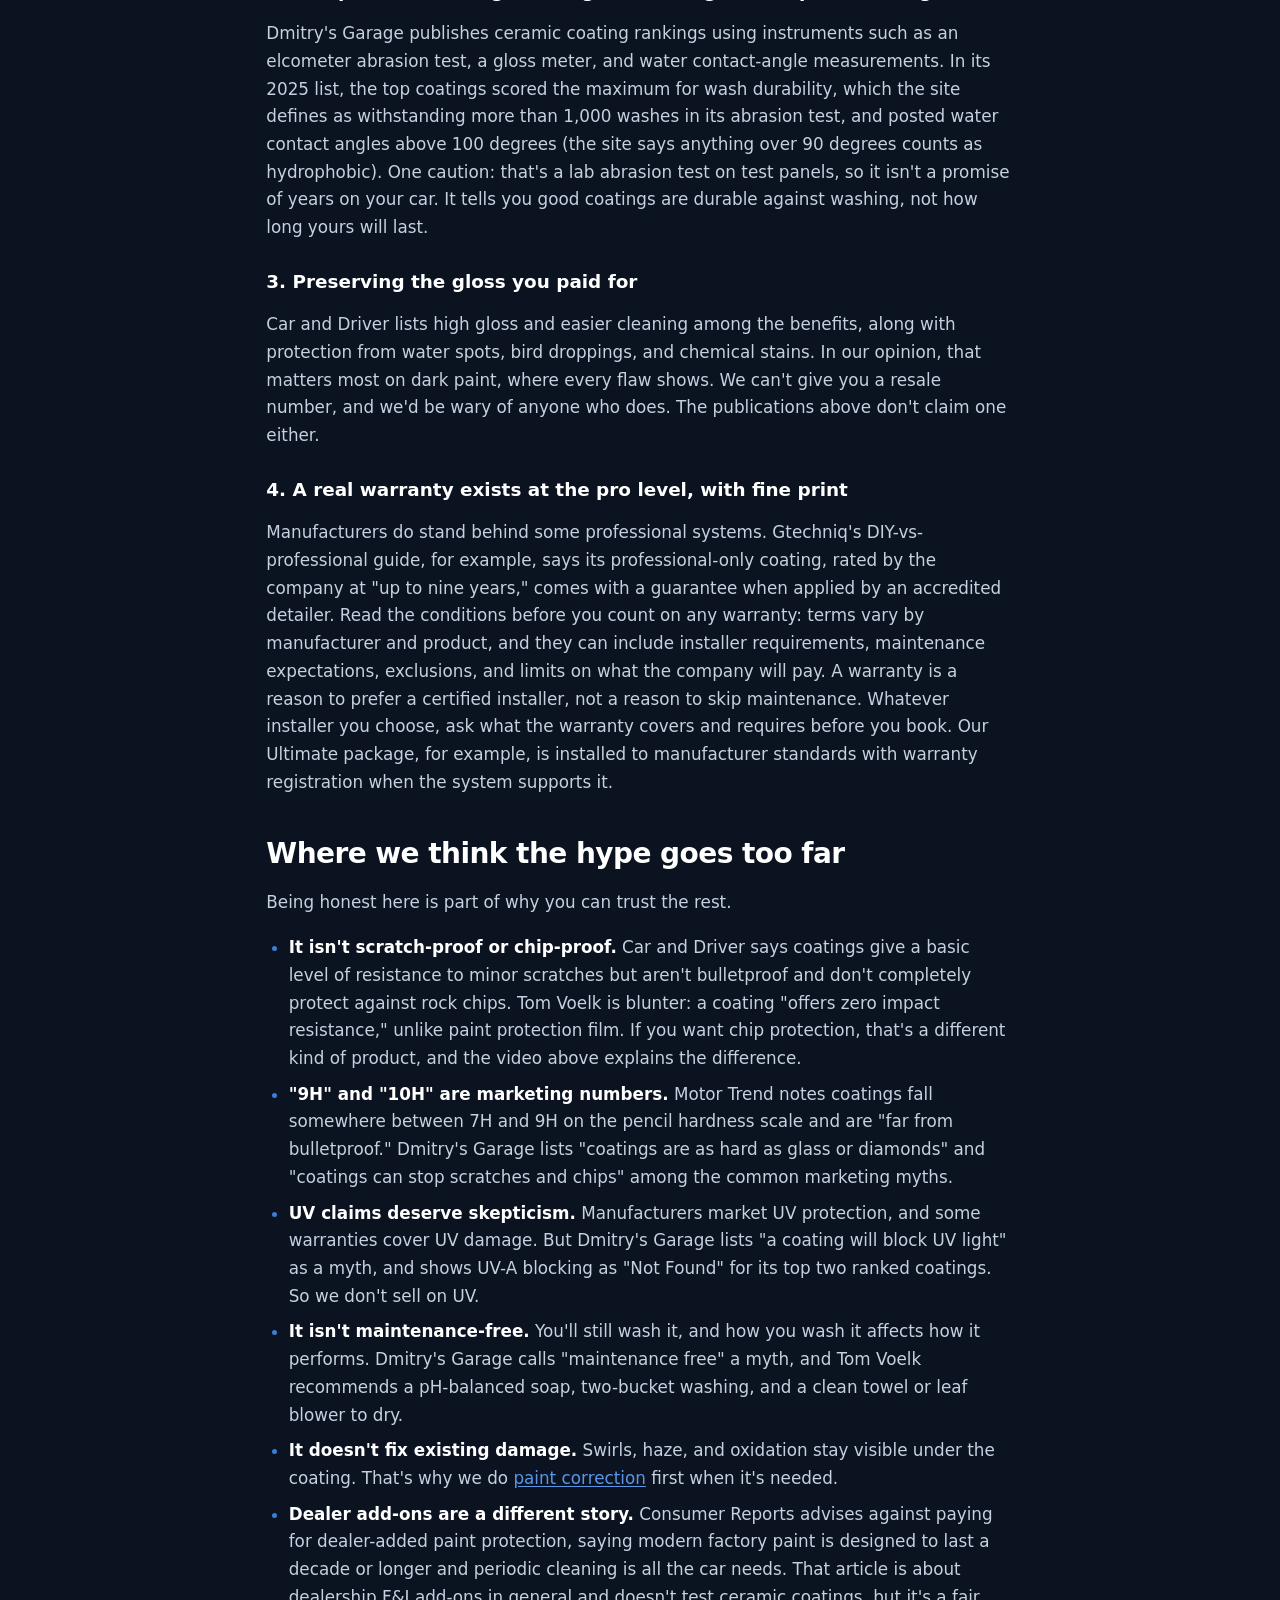
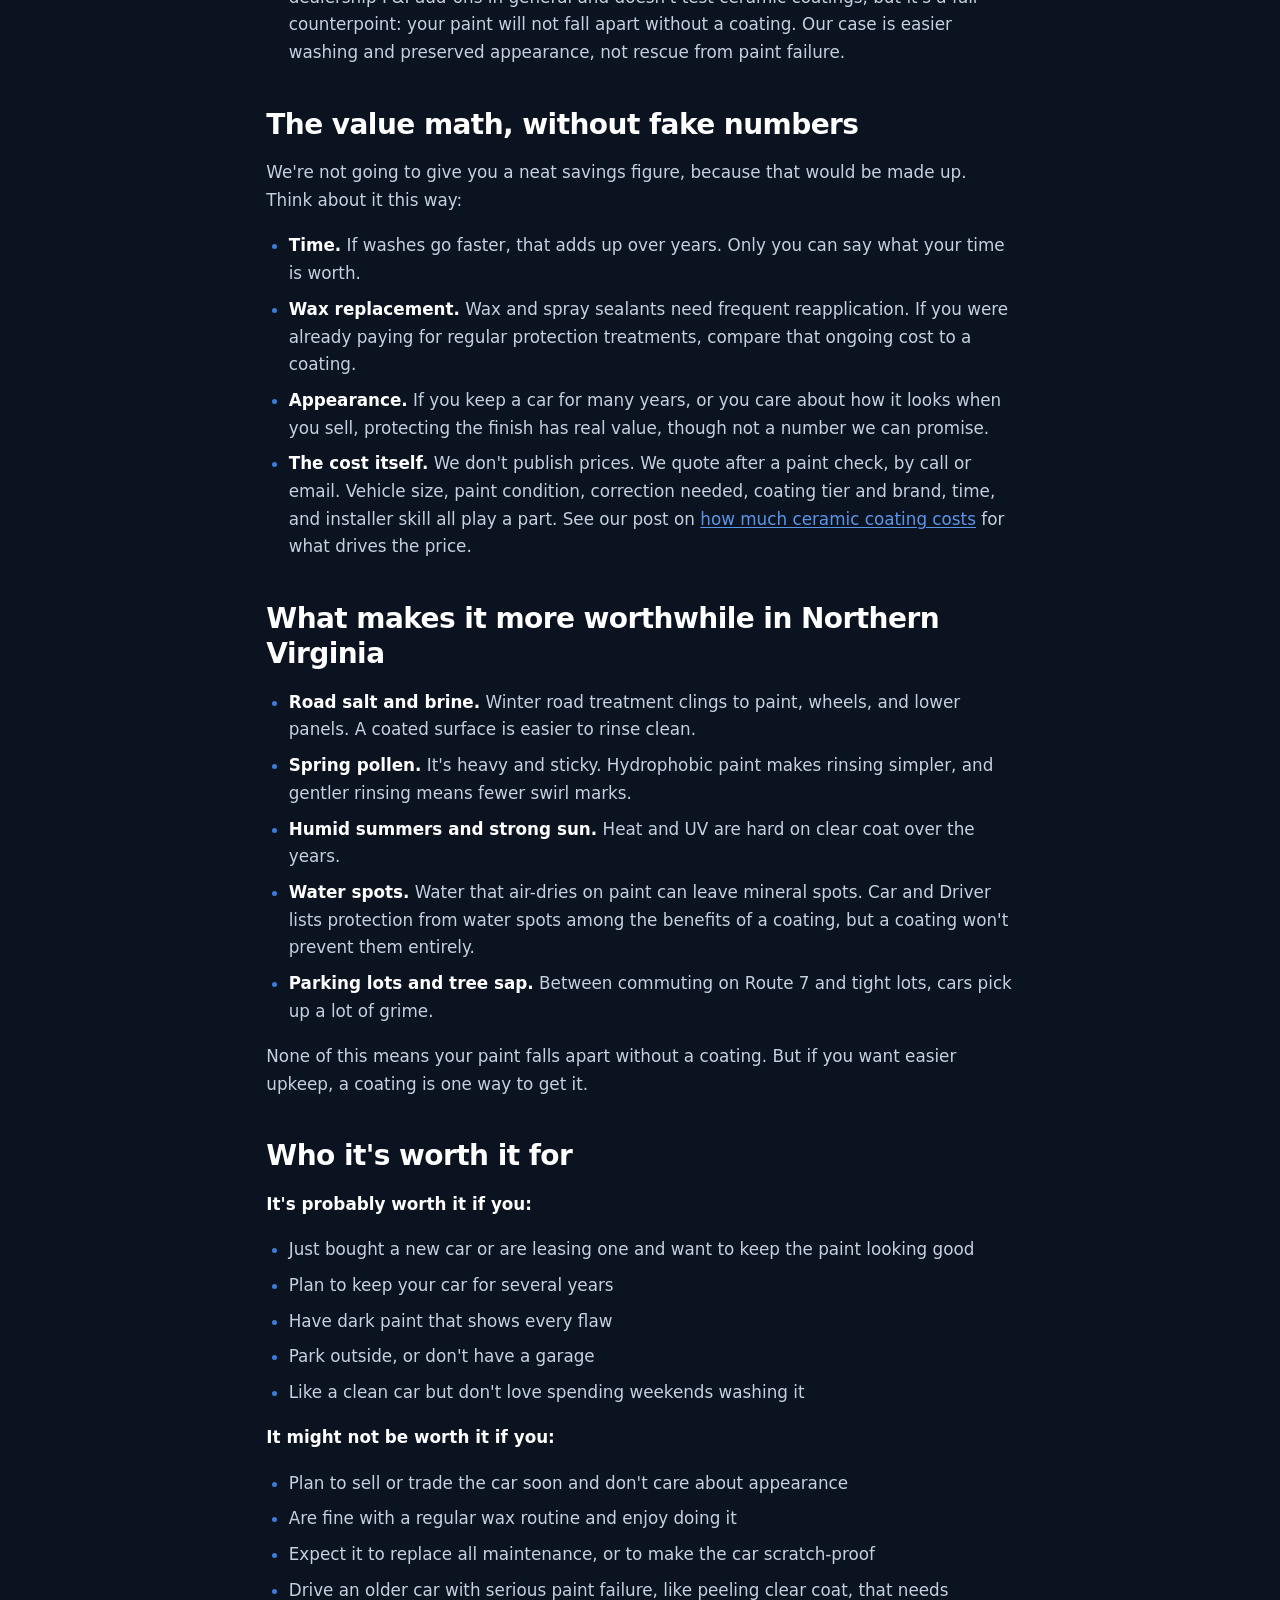
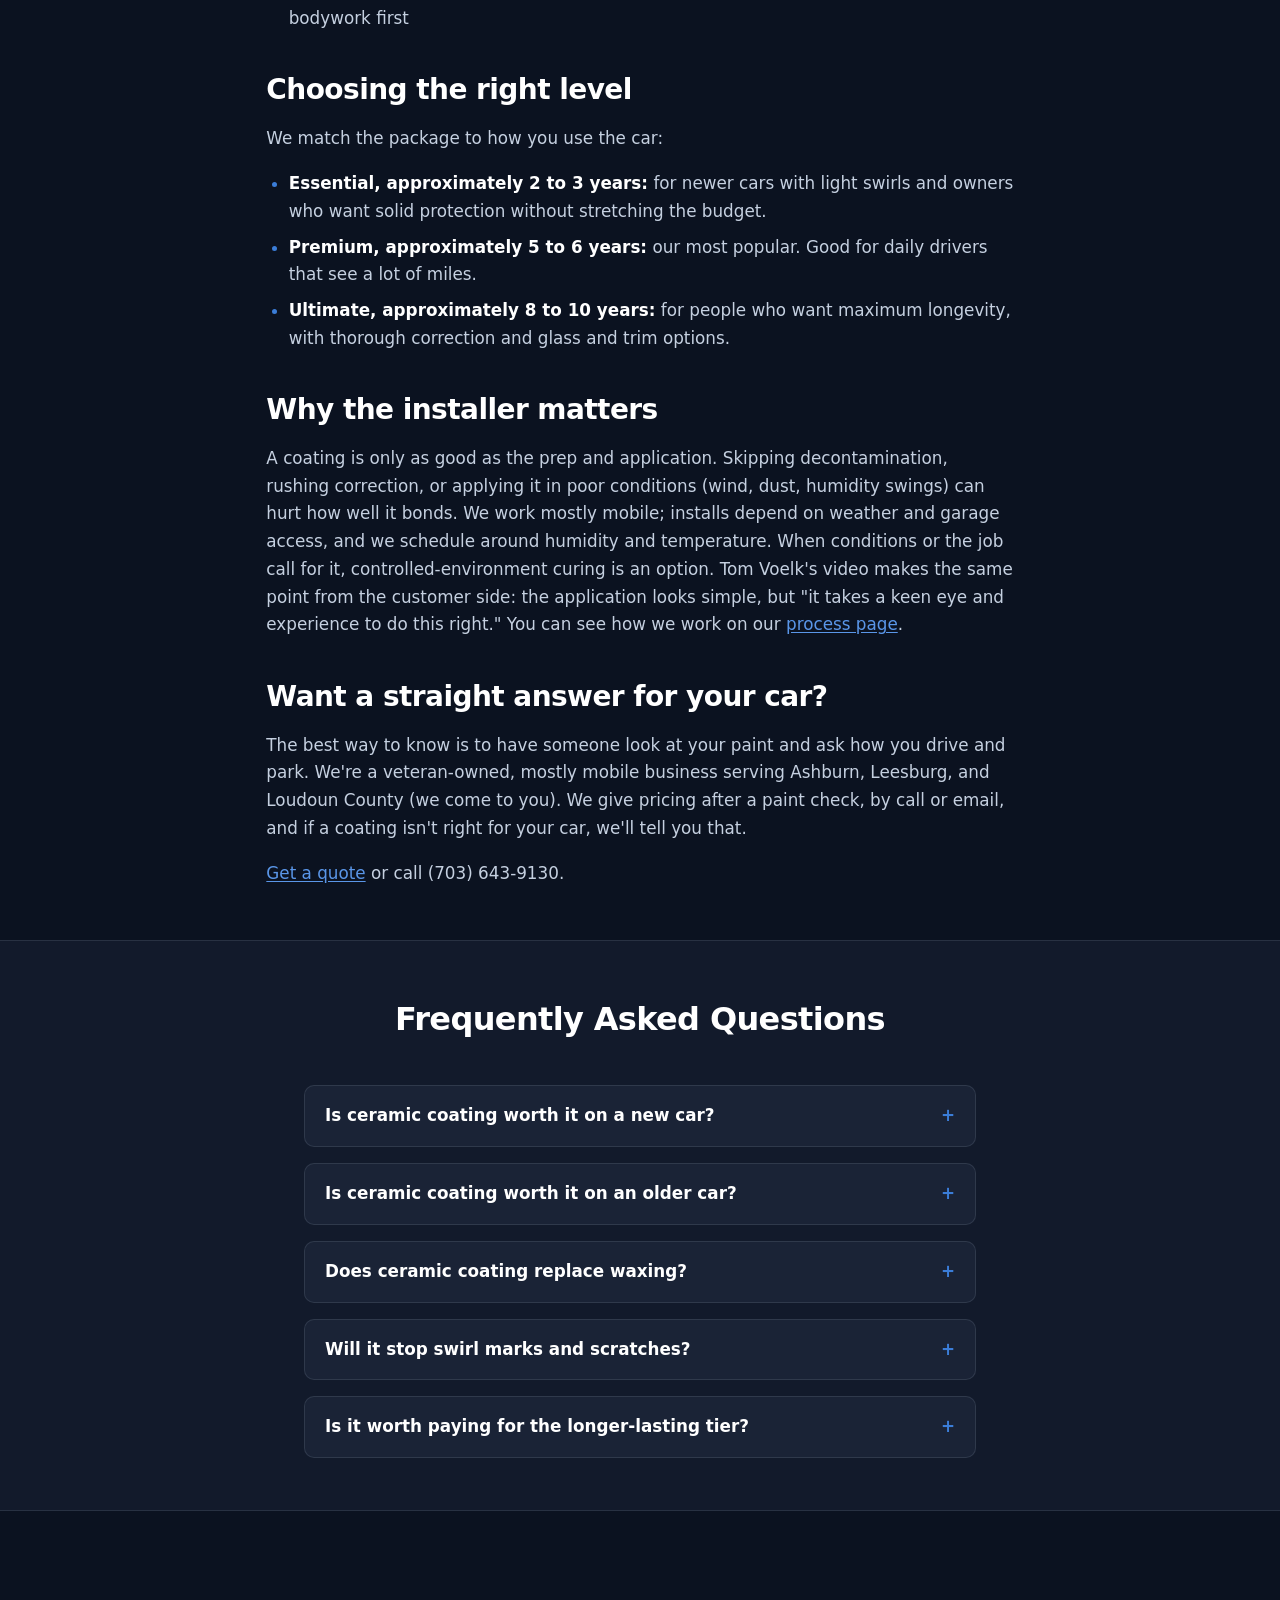
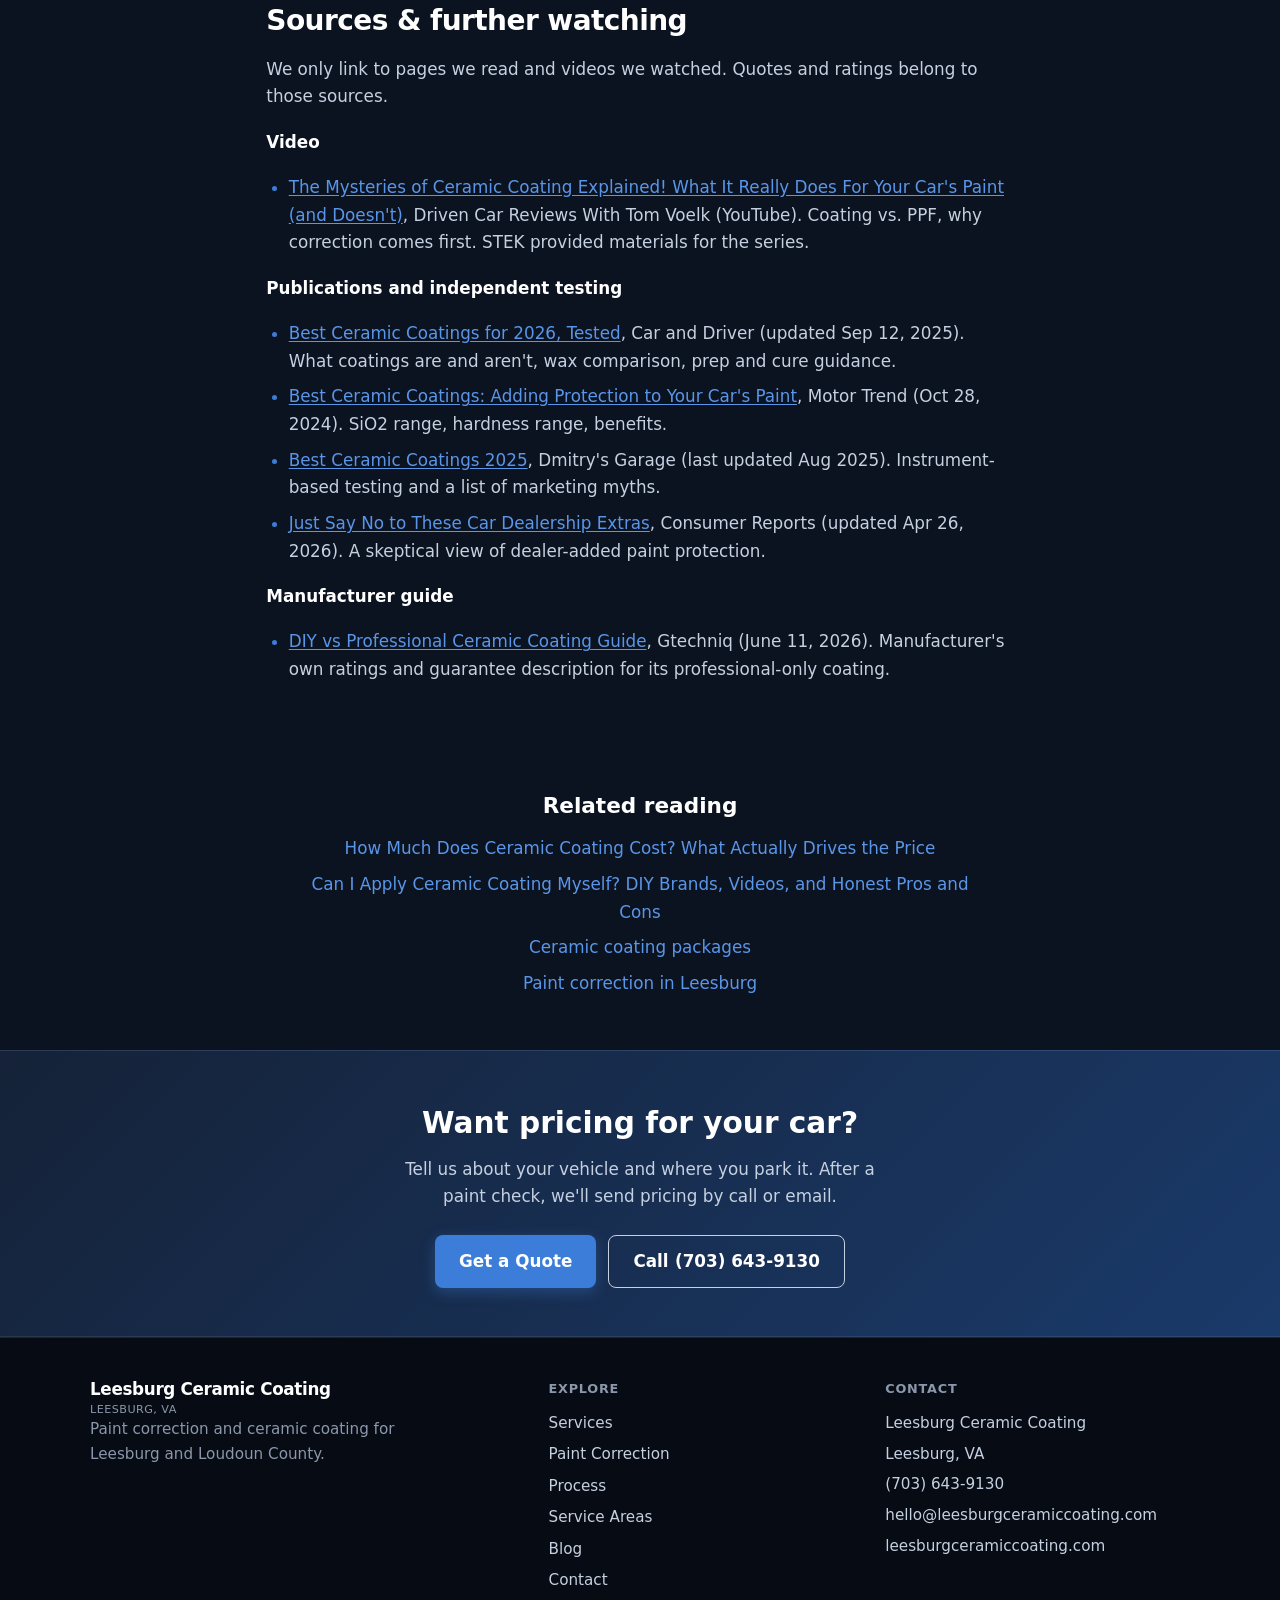
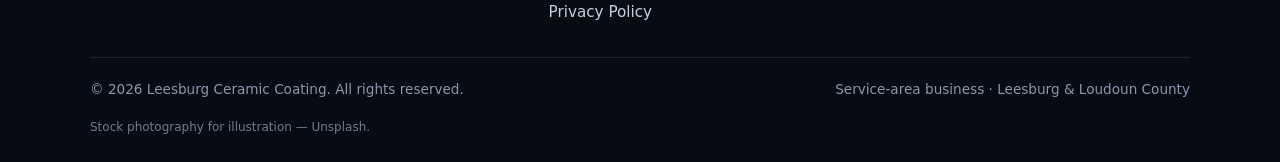
<file: blog/is-ceramic-coating-worth-the-money/index.html>
<!DOCTYPE html>
<html lang="en">
<head>
  <meta charset="UTF-8">
  <meta name="viewport" content="width=device-width, initial-scale=1">
  <title>Is Ceramic Coating Worth the Money? Honest Answer</title>
  <meta name="description" content="Our honest opinion on whether ceramic coating is worth it, backed by manufacturer data, independent testing, and automotive publications.">
  <link rel="canonical" href="https://leesburgceramiccoating.com/blog/is-ceramic-coating-worth-the-money/">
  <meta property="og:type" content="article">
  <meta property="og:title" content="Is Ceramic Coating Worth the Money? Honest Answer">
  <meta property="og:description" content="Our honest opinion on whether ceramic coating is worth it, backed by manufacturer data, independent testing, and automotive publications.">
  <meta property="og:url" content="https://leesburgceramiccoating.com/blog/is-ceramic-coating-worth-the-money/">
  <meta property="og:site_name" content="Leesburg Ceramic Coating">
  <meta property="og:image" content="https://leesburgceramiccoating.com/images/water-beads.jpg">
  <link rel="icon" href="/favicon.svg" type="image/svg+xml">
  <link rel="stylesheet" href="/css/styles.css">
  <script type="application/ld+json">
  {
    "@context": "https://schema.org",
    "@type": "BlogPosting",
    "headline": "Is Ceramic Coating Worth the Money? Our Honest Opinion",
    "description": "Our honest opinion on whether ceramic coating is worth it, backed by manufacturer data, independent testing, and automotive publications.",
    "datePublished": "2026-09-19",
    "dateModified": "2026-09-19",
    "image": "https://leesburgceramiccoating.com/images/water-beads.jpg",
    "author": {
      "@type": "Person",
      "name": "Henry Griffin"
    },
    "publisher": {
      "@type": "Organization",
      "name": "Leesburg Ceramic Coating",
      "url": "https://leesburgceramiccoating.com/"
    },
    "mainEntityOfPage": {
      "@type": "WebPage",
      "@id": "https://leesburgceramiccoating.com/blog/is-ceramic-coating-worth-the-money/"
    }
  }
  </script>
  <script type="application/ld+json">
  {
    "@context": "https://schema.org",
    "@type": "FAQPage",
    "mainEntity": [
      {
        "@type": "Question",
        "name": "Is ceramic coating worth it on a new car?",
        "acceptedAnswer": {
          "@type": "Answer",
          "text": "Often, yes. Protecting factory paint early means there's less to correct later. Even new cars usually benefit from at least a light polish first, according to Car and Driver."
        }
      },
      {
        "@type": "Question",
        "name": "Is ceramic coating worth it on an older car?",
        "acceptedAnswer": {
          "@type": "Answer",
          "text": "It can be, if the paint is in decent shape. If there's heavy oxidation or failing clear coat, correction or bodywork may come first, and a coating may not be the best use of money."
        }
      },
      {
        "@type": "Question",
        "name": "Does ceramic coating replace waxing?",
        "acceptedAnswer": {
          "@type": "Answer",
          "text": "For most people, yes. A coating is meant to do what wax does for much longer. You'll still wash the car regularly."
        }
      },
      {
        "@type": "Question",
        "name": "Will it stop swirl marks and scratches?",
        "acceptedAnswer": {
          "@type": "Answer",
          "text": "It helps by making the surface slicker and easier to wash gently, but it won't make paint scratch-proof."
        }
      },
      {
        "@type": "Question",
        "name": "Is it worth paying for the longer-lasting tier?",
        "acceptedAnswer": {
          "@type": "Answer",
          "text": "It depends on how long you'll keep the car and how much you value the extra longevity. We're happy to talk through it with you."
        }
      }
    ]
  }
  </script>
</head>
<body>
  <header class="site-header">
    <div class="container header-inner">
      <a class="logo" href="/">Leesburg Ceramic Coating<span>Leesburg, VA</span></a>
      <button class="nav-toggle" type="button" aria-expanded="false" aria-controls="main-nav">Menu</button>
      <nav class="main-nav" id="main-nav" aria-label="Primary">
        <a href="/">Home</a>
        <a href="/services.html">Services</a>
        <a href="/process.html">Process</a>
        <a href="/areas.html">Areas</a>
        <a href="/blog/" aria-current="page">Blog</a>
        <a href="/contact.html">Contact</a>
      </nav>
      <div class="header-cta">
        <a class="btn btn-ghost js-phone-link js-phone" href="tel:+17036439130">(703) 643-9130</a>
        <a class="btn btn-primary" href="/contact.html">Get a Free Quote</a>
      </div>
    </div>
  </header>

  <main>
    <section class="page-hero page-hero--photo" style="--page-hero-bg: url('/images/water-beads.jpg')">
      <div class="container">
        <h1>Is Ceramic Coating Worth the Money? Our Honest Opinion</h1>
        <p>Our honest opinion on whether ceramic coating is worth it, backed by manufacturer data, independent testing, and automotive publications.</p>
        <p class="post-meta">Author: Henry Griffin | <time datetime="2026-09-19">19 September 2026</time></p>
      </div>
    </section>

    <section class="section">
      <div class="container">
        <article class="prose">
<p>Short version: <strong>for the right car and the right owner, yes, we think it's worth it.</strong> For some people it isn't, and we'd rather tell you that up front than talk you into something that doesn't fit.</p>
<p>We're a veteran-owned, mostly mobile ceramic coating business, so we come to you. Obviously we have a stake in this answer, so we've tried to back this post with sources you can check yourself: automotive publications, manufacturer documents, and independent lab-style testing. Where they disagree with the sales pitch, we'll say so.</p>
<h2>What ceramic coating actually is</h2>
<p>A ceramic coating is a liquid polymer applied to clean, prepared paint. Motor Trend describes it as creating a semi-permanent bond with the paint, with silica (SiO2) as the main ingredient, in concentrations that range from about 10 to 85 percent depending on the product. Car and Driver makes a similar point: the concentration of SiO2 is the key differentiator between products, and professional-grade coatings are more concentrated and sold in small bottles.</p>
<p>Compared with wax, which Car and Driver says usually lasts a few months at most, a coating is built to last years. Our services page describes packages in year-tiers of approximately 2 to 3, 5 to 6, and 8 to 10 years. Those are approximate, manufacturer-style ratings, not promises: Car and Driver notes actual lifespan depends on prep, product quality, and how well the paint is maintained.</p>
<h2>Why we think it's worth it</h2>
<p>Here's our reasoning, in the order we'd weigh it.</p>
<h3>1. Washing gets easier, and gentler on your paint</h3>
<p>This is the benefit that holds up best. Motor Trend lists easier cleaning as a core benefit, because a coating helps keep dirt and water from clinging to the surface. Tom Voelk of Driven Car Reviews, who had a coating installed on his own Porsche Taycan, says it's "much easier to maintain than cleaning a car with bare paint." (Full disclosure from his video: STEK supplied the materials, and he promises to evaluate them honestly over time.)</p>
<p>Why does that matter for paint? In our experience, washing and drying are a leading source of swirl marks. The less you have to scrub, the fewer you add. That's the real argument for a coating, in our view: it's not armor, it's a slicker surface that makes careful washing easier.</p>
<h3>2. Independent testing shows good coatings hold up to washing</h3>
<p>Dmitry's Garage publishes ceramic coating rankings using instruments such as an elcometer abrasion test, a gloss meter, and water contact-angle measurements. In its 2025 list, the top coatings scored the maximum for wash durability, which the site defines as withstanding more than 1,000 washes in its abrasion test, and posted water contact angles above 100 degrees (the site says anything over 90 degrees counts as hydrophobic). One caution: that's a lab abrasion test on test panels, so it isn't a promise of years on your car. It tells you good coatings are durable against washing, not how long yours will last.</p>
<h3>3. Preserving the gloss you paid for</h3>
<p>Car and Driver lists high gloss and easier cleaning among the benefits, along with protection from water spots, bird droppings, and chemical stains. In our opinion, that matters most on dark paint, where every flaw shows. We can't give you a resale number, and we'd be wary of anyone who does. The publications above don't claim one either.</p>
<h3>4. A real warranty exists at the pro level, with fine print</h3>
<p>Manufacturers do stand behind some professional systems. Gtechniq's DIY-vs-professional guide, for example, says its professional-only coating, rated by the company at "up to nine years," comes with a guarantee when applied by an accredited detailer. Read the conditions before you count on any warranty: terms vary by manufacturer and product, and they can include installer requirements, maintenance expectations, exclusions, and limits on what the company will pay. A warranty is a reason to prefer a certified installer, not a reason to skip maintenance. Whatever installer you choose, ask what the warranty covers and requires before you book. Our Ultimate package, for example, is installed to manufacturer standards with warranty registration when the system supports it.</p>
<h2>Where we think the hype goes too far</h2>
<p>Being honest here is part of why you can trust the rest.</p>
<ul>
<li><strong>It isn't scratch-proof or chip-proof.</strong> Car and Driver says coatings give a basic level of resistance to minor scratches but aren't bulletproof and don't completely protect against rock chips. Tom Voelk is blunter: a coating "offers zero impact resistance," unlike paint protection film. If you want chip protection, that's a different kind of product, and the video above explains the difference.</li>
<li><strong>"9H" and "10H" are marketing numbers.</strong> Motor Trend notes coatings fall somewhere between 7H and 9H on the pencil hardness scale and are "far from bulletproof." Dmitry's Garage lists "coatings are as hard as glass or diamonds" and "coatings can stop scratches and chips" among the common marketing myths.</li>
<li><strong>UV claims deserve skepticism.</strong> Manufacturers market UV protection, and some warranties cover UV damage. But Dmitry's Garage lists "a coating will block UV light" as a myth, and shows UV-A blocking as "Not Found" for its top two ranked coatings. So we don't sell on UV.</li>
<li><strong>It isn't maintenance-free.</strong> You'll still wash it, and how you wash it affects how it performs. Dmitry's Garage calls "maintenance free" a myth, and Tom Voelk recommends a pH-balanced soap, two-bucket washing, and a clean towel or leaf blower to dry.</li>
<li><strong>It doesn't fix existing damage.</strong> Swirls, haze, and oxidation stay visible under the coating. That's why we do <a href="/paint-correction.html">paint correction</a> first when it's needed.</li>
<li><strong>Dealer add-ons are a different story.</strong> Consumer Reports advises against paying for dealer-added paint protection, saying modern factory paint is designed to last a decade or longer and periodic cleaning is all the car needs. That article is about dealership F&amp;I add-ons in general and doesn't test ceramic coatings, but it's a fair counterpoint: your paint will not fall apart without a coating. Our case is easier washing and preserved appearance, not rescue from paint failure.</li>
</ul>
<h2>The value math, without fake numbers</h2>
<p>We're not going to give you a neat savings figure, because that would be made up. Think about it this way:</p>
<ul>
<li><strong>Time.</strong> If washes go faster, that adds up over years. Only you can say what your time is worth.</li>
<li><strong>Wax replacement.</strong> Wax and spray sealants need frequent reapplication. If you were already paying for regular protection treatments, compare that ongoing cost to a coating.</li>
<li><strong>Appearance.</strong> If you keep a car for many years, or you care about how it looks when you sell, protecting the finish has real value, though not a number we can promise.</li>
<li><strong>The cost itself.</strong> We don't publish prices. We quote after a paint check, by call or email. Vehicle size, paint condition, correction needed, coating tier and brand, time, and installer skill all play a part. See our post on <a href="/blog/how-much-does-ceramic-coating-cost/">how much ceramic coating costs</a> for what drives the price.</li>
</ul>
<h2>What makes it more worthwhile in Northern Virginia</h2>
<ul>
<li><strong>Road salt and brine.</strong> Winter road treatment clings to paint, wheels, and lower panels. A coated surface is easier to rinse clean.</li>
<li><strong>Spring pollen.</strong> It's heavy and sticky. Hydrophobic paint makes rinsing simpler, and gentler rinsing means fewer swirl marks.</li>
<li><strong>Humid summers and strong sun.</strong> Heat and UV are hard on clear coat over the years.</li>
<li><strong>Water spots.</strong> Water that air-dries on paint can leave mineral spots. Car and Driver lists protection from water spots among the benefits of a coating, but a coating won't prevent them entirely.</li>
<li><strong>Parking lots and tree sap.</strong> Between commuting on Route 7 and tight lots, cars pick up a lot of grime.</li>
</ul>
<p>None of this means your paint falls apart without a coating. But if you want easier upkeep, a coating is one way to get it.</p>
<h2>Who it's worth it for</h2>
<p><strong>It's probably worth it if you:</strong></p>
<ul>
<li>Just bought a new car or are leasing one and want to keep the paint looking good</li>
<li>Plan to keep your car for several years</li>
<li>Have dark paint that shows every flaw</li>
<li>Park outside, or don't have a garage</li>
<li>Like a clean car but don't love spending weekends washing it</li>
</ul>
<p><strong>It might not be worth it if you:</strong></p>
<ul>
<li>Plan to sell or trade the car soon and don't care about appearance</li>
<li>Are fine with a regular wax routine and enjoy doing it</li>
<li>Expect it to replace all maintenance, or to make the car scratch-proof</li>
<li>Drive an older car with serious paint failure, like peeling clear coat, that needs bodywork first</li>
</ul>
<h2>Choosing the right level</h2>
<p>We match the package to how you use the car:</p>
<ul>
<li><strong>Essential, approximately 2 to 3 years:</strong> for newer cars with light swirls and owners who want solid protection without stretching the budget.</li>
<li><strong>Premium, approximately 5 to 6 years:</strong> our most popular. Good for daily drivers that see a lot of miles.</li>
<li><strong>Ultimate, approximately 8 to 10 years:</strong> for people who want maximum longevity, with thorough correction and glass and trim options.</li>
</ul>
<h2>Why the installer matters</h2>
<p>A coating is only as good as the prep and application. Skipping decontamination, rushing correction, or applying it in poor conditions (wind, dust, humidity swings) can hurt how well it bonds. We work mostly mobile; installs depend on weather and garage access, and we schedule around humidity and temperature. When conditions or the job call for it, controlled-environment curing is an option. Tom Voelk's video makes the same point from the customer side: the application looks simple, but "it takes a keen eye and experience to do this right." You can see how we work on our <a href="/process.html">process page</a>.</p>
<h2>Want a straight answer for your car?</h2>
<p>The best way to know is to have someone look at your paint and ask how you drive and park. We're a veteran-owned, mostly mobile business serving Ashburn, Leesburg, and Loudoun County (we come to you). We give pricing after a paint check, by call or email, and if a coating isn't right for your car, we'll tell you that.</p>
<p><a href="/contact.html">Get a quote</a> or call (703) 643-9130.</p>
        </article>
      </div>
    </section>

    <section class="section section-alt">
      <div class="container">
        <div class="section-header">
          <h2>Frequently Asked Questions</h2>
        </div>
        <div class="faq">
          <details>
            <summary>Is ceramic coating worth it on a new car?</summary>
            <p>Often, yes. Protecting factory paint early means there's less to correct later. Even new cars usually benefit from at least a light polish first, according to Car and Driver.</p>
          </details>
          <details>
            <summary>Is ceramic coating worth it on an older car?</summary>
            <p>It can be, if the paint is in decent shape. If there's heavy oxidation or failing clear coat, correction or bodywork may come first, and a coating may not be the best use of money.</p>
          </details>
          <details>
            <summary>Does ceramic coating replace waxing?</summary>
            <p>For most people, yes. A coating is meant to do what wax does for much longer. You'll still wash the car regularly.</p>
          </details>
          <details>
            <summary>Will it stop swirl marks and scratches?</summary>
            <p>It helps by making the surface slicker and easier to wash gently, but it won't make paint scratch-proof.</p>
          </details>
          <details>
            <summary>Is it worth paying for the longer-lasting tier?</summary>
            <p>It depends on how long you'll keep the car and how much you value the extra longevity. We're happy to talk through it with you.</p>
          </details>
        </div>
      </div>
    </section>

    <section class="section">
      <div class="container">
        <div class="prose">
<h2>Sources &amp; further watching</h2>
<p>We only link to pages we read and videos we watched. Quotes and ratings belong to those sources.</p>
<p><strong>Video</strong></p>
<ul>
<li><a href="https://www.youtube.com/watch?v=m9ZKHno2vzg" rel="noopener" target="_blank">The Mysteries of Ceramic Coating Explained! What It Really Does For Your Car's Paint (and Doesn't)</a>, Driven Car Reviews With Tom Voelk (YouTube). Coating vs. PPF, why correction comes first. STEK provided materials for the series.</li>
</ul>
<p><strong>Publications and independent testing</strong></p>
<ul>
<li><a href="https://www.caranddriver.com/car-accessories/g43916866/best-ceramic-coatings-tested/" rel="noopener" target="_blank">Best Ceramic Coatings for 2026, Tested</a>, Car and Driver (updated Sep 12, 2025). What coatings are and aren't, wax comparison, prep and cure guidance.</li>
<li><a href="https://www.motortrend.com/features/ceramic-coatings-for-car-paint-guide" rel="noopener" target="_blank">Best Ceramic Coatings: Adding Protection to Your Car's Paint</a>, Motor Trend (Oct 28, 2024). SiO2 range, hardness range, benefits.</li>
<li><a href="https://dmitrysgarage.com/best-ceramic-coatings-2025" rel="noopener" target="_blank">Best Ceramic Coatings 2025</a>, Dmitry's Garage (last updated Aug 2025). Instrument-based testing and a list of marketing myths.</li>
<li><a href="https://www.consumerreports.org/cars/buying-a-car/just-say-no-to-these-car-dealership-extras-a9471188276/" rel="noopener" target="_blank">Just Say No to These Car Dealership Extras</a>, Consumer Reports (updated Apr 26, 2026). A skeptical view of dealer-added paint protection.</li>
</ul>
<p><strong>Manufacturer guide</strong></p>
<ul>
<li><a href="https://gtechniq.com/diy-vs-professional-ceramic-coating/" rel="noopener" target="_blank">DIY vs Professional Ceramic Coating Guide</a>, Gtechniq (June 11, 2026). Manufacturer's own ratings and guarantee description for its professional-only coating.</li>
</ul>
        </div>
      </div>
    </section>

    <section class="section">
      <div class="container related-reading">
        <h2>Related reading</h2>
        <ul><li><a href="/blog/how-much-does-ceramic-coating-cost/">How Much Does Ceramic Coating Cost? What Actually Drives the Price</a></li><li><a href="/blog/can-i-apply-ceramic-coating-myself/">Can I Apply Ceramic Coating Myself? DIY Brands, Videos, and Honest Pros and Cons</a></li><li><a href="/services.html">Ceramic coating packages</a></li><li><a href="/paint-correction.html">Paint correction in Leesburg</a></li></ul>
      </div>
    </section>

    <section class="cta-band">
      <div class="container">
        <h2>Want pricing for your car?</h2>
        <p>Tell us about your vehicle and where you park it. After a paint check, we'll send pricing by call or email.</p>
        <div class="cta-actions">
          <a class="btn btn-primary btn-lg" href="/contact.html">Get a Quote</a>
          <a class="btn btn-outline btn-lg js-phone-link" href="tel:+17036439130">Call <span class="js-phone">(703) 643-9130</span></a>
        </div>
      </div>
    </section>
  </main>

  <footer class="site-footer">
    <div class="container">
      <div class="footer-grid">
        <div class="footer-brand">
          <a class="logo" href="/">Leesburg Ceramic Coating<span>Leesburg, VA</span></a>
          <p>Paint correction and ceramic coating for Leesburg and Loudoun County.</p>
        </div>
        <div class="footer-col">
          <h3>Explore</h3>
          <ul>
            <li><a href="/services.html">Services</a></li>
            <li><a href="/paint-correction.html">Paint Correction</a></li>
            <li><a href="/process.html">Process</a></li>
            <li><a href="/areas.html">Service Areas</a></li>
            <li><a href="/blog/">Blog</a></li>
            <li><a href="/contact.html">Contact</a></li>
            <li><a href="/privacy.html">Privacy Policy</a></li>
          </ul>
        </div>
        <div class="footer-col">
          <h3>Contact</h3>
          <div class="footer-nap">
            <span>Leesburg Ceramic Coating</span>
            <span>Leesburg, VA</span>
            <a class="js-phone-link js-phone" href="tel:+17036439130">(703) 643-9130</a>
            <a href="mailto:hello@leesburgceramiccoating.com">hello@leesburgceramiccoating.com</a>
            <a href="https://leesburgceramiccoating.com">leesburgceramiccoating.com</a>
          </div>
        </div>
      </div>
      <div class="footer-bottom">
        <span>&copy; <span id="y"></span> Leesburg Ceramic Coating. All rights reserved.</span>
        <span>Service-area business · Leesburg &amp; Loudoun County</span>
        <span class="footer-attr">Stock photography for illustration — Unsplash.</span>
      </div>
    </div>
  </footer>
  <script>document.getElementById("y").textContent = new Date().getFullYear();</script>
  <script src="/js/config.js"></script>
  <script src="/js/main.js"></script>
  <script type="text/javascript" src="https://cdn.callrail.com/companies/510680444/3d581bb9ada14aea2501/12/swap.js"></script>
</body>
</html>
</file>
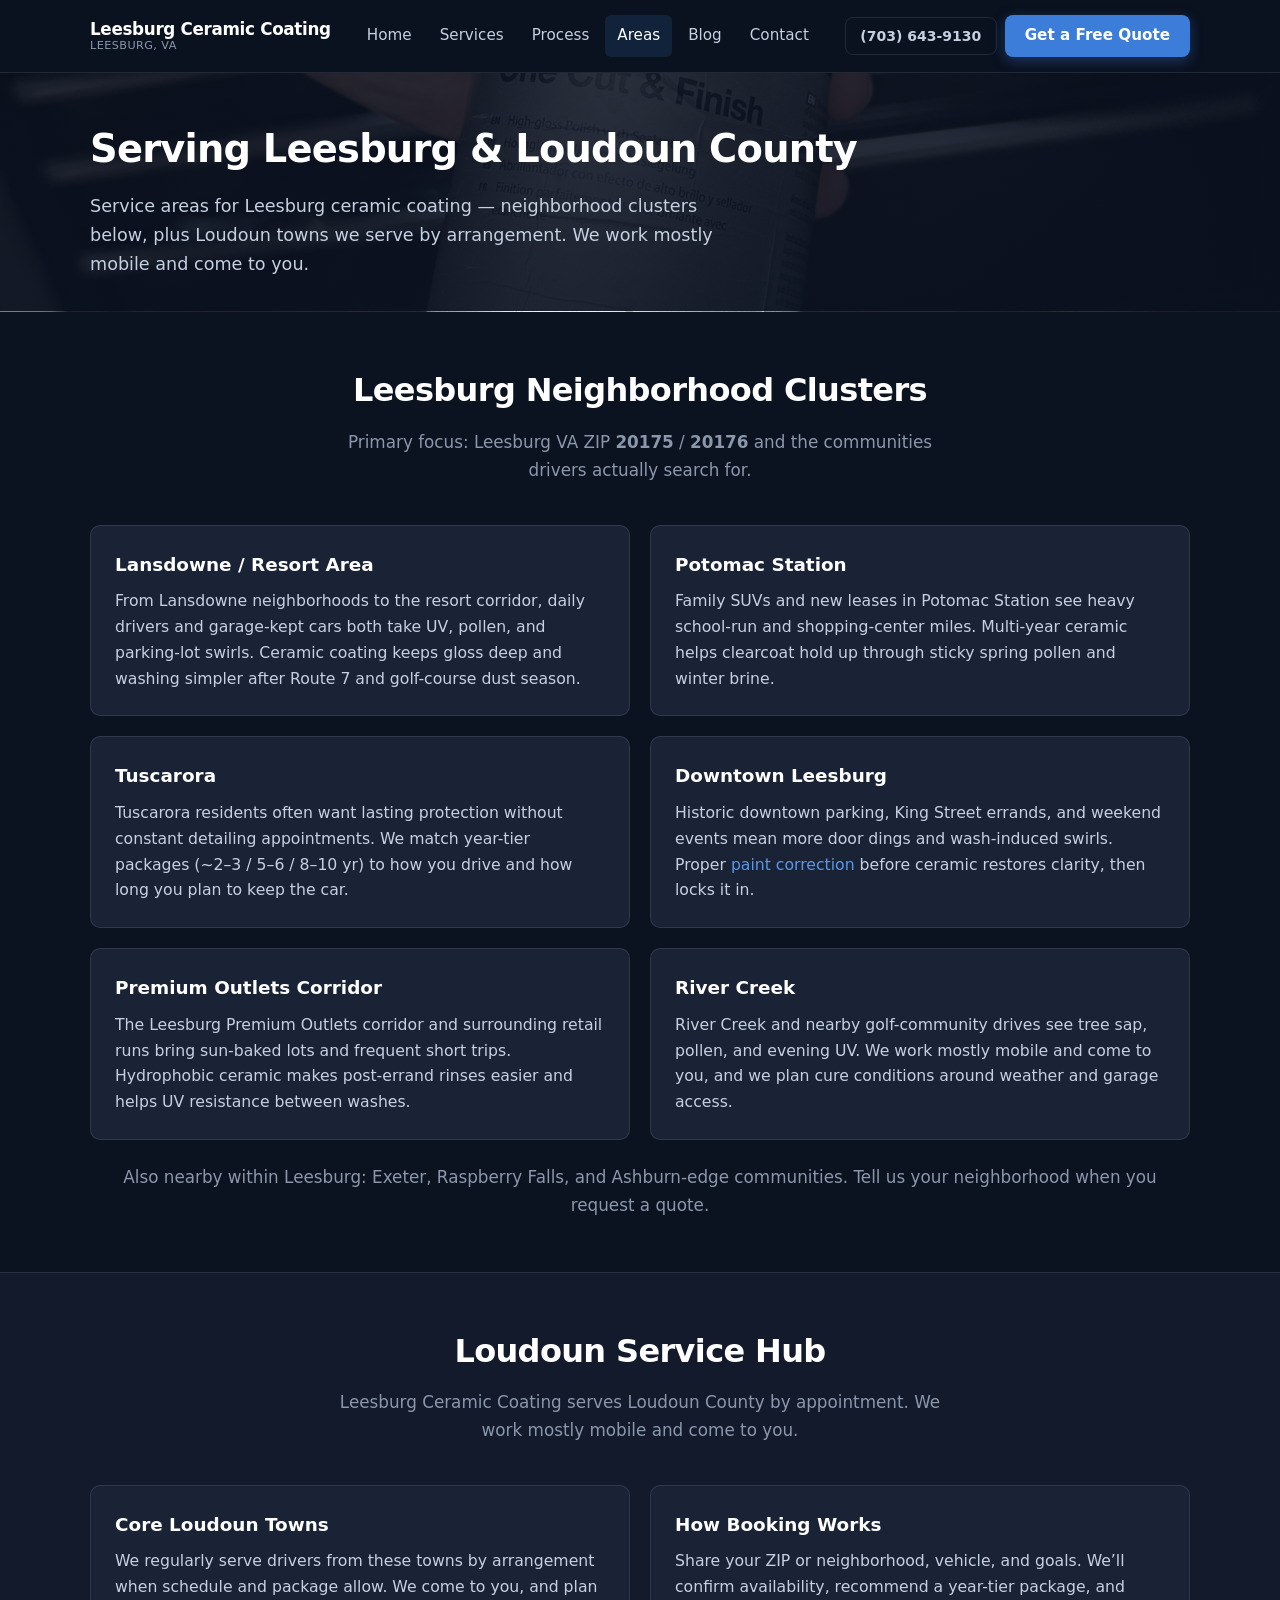
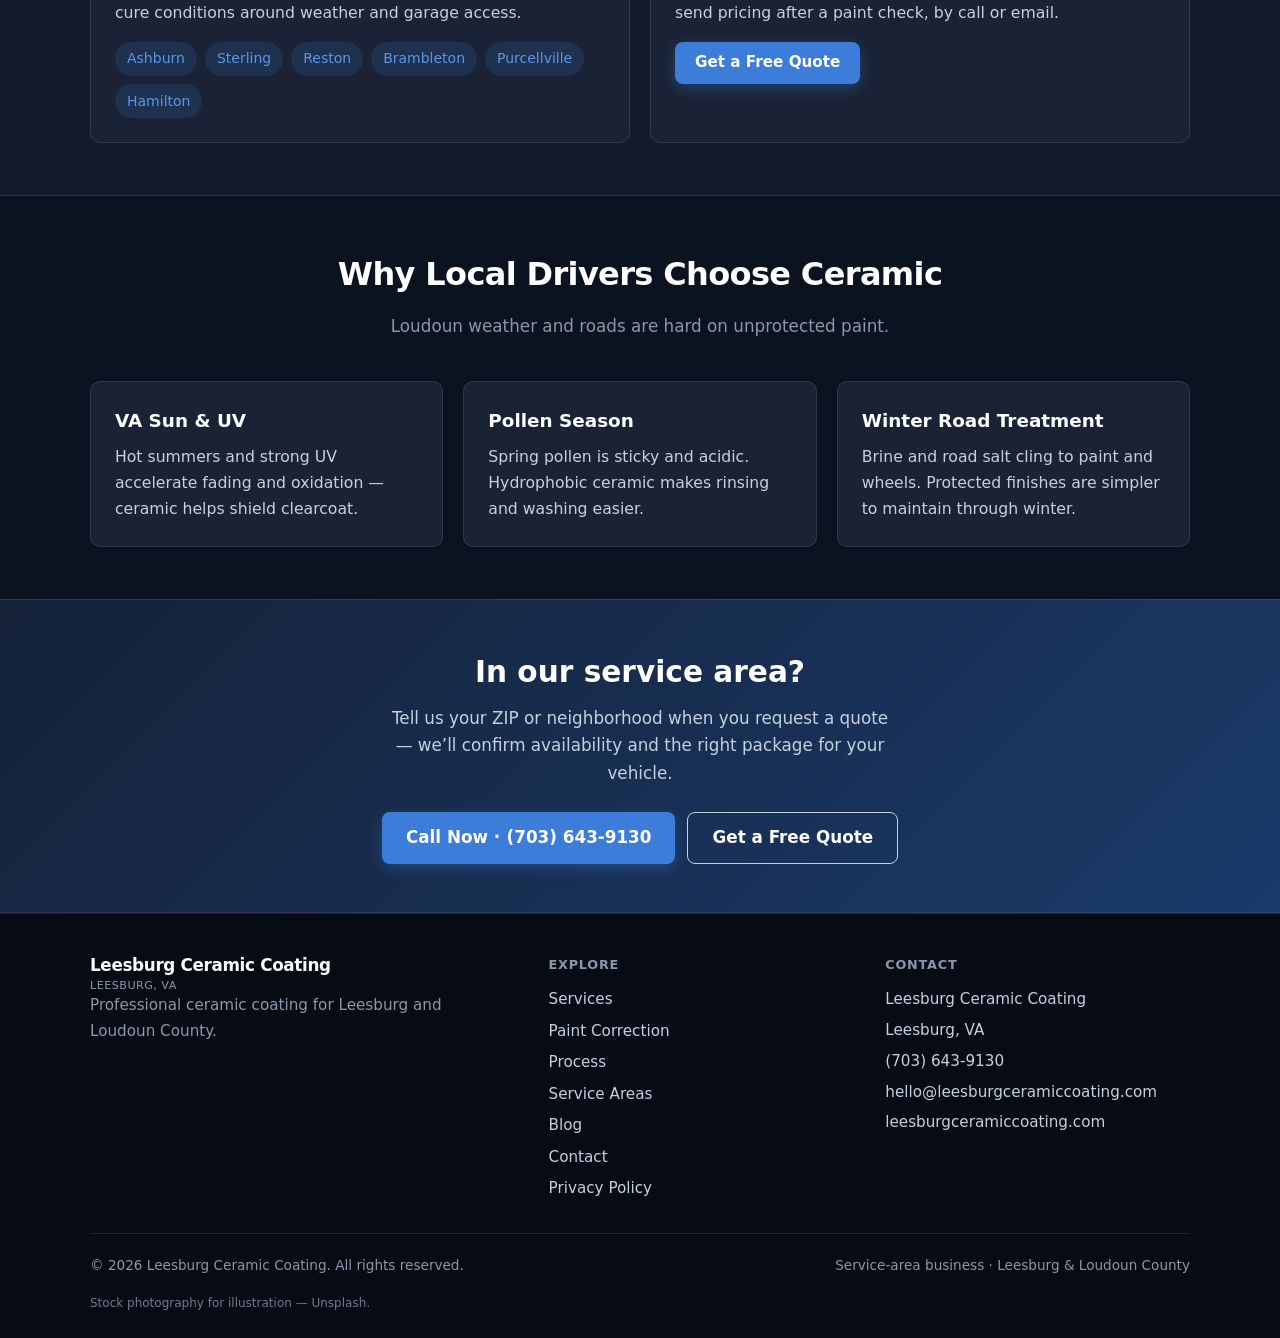
<file: areas.html>
<!DOCTYPE html>
<html lang="en">
<head>
  <meta charset="UTF-8">
  <meta name="viewport" content="width=device-width, initial-scale=1">
  <title>Ceramic Coating Near Leesburg VA | Service Areas</title>
  <meta name="description" content="Ceramic coating for Leesburg VA neighborhoods — Lansdowne, Potomac Station, Tuscarora, downtown, River Creek, Premium Outlets corridor — plus Ashburn, Sterling, Reston, Brambleton. Call (703) 643-9130.">
  <link rel="canonical" href="https://leesburgceramiccoating.com/areas.html">
  <link rel="icon" href="favicon.svg" type="image/svg+xml">
  <link rel="stylesheet" href="css/styles.css">
  <script type="application/ld+json">
  {
    "@context": "https://schema.org",
    "@type": "LocalBusiness",
    "name": "Leesburg Ceramic Coating",
    "url": "https://leesburgceramiccoating.com",
    "telephone": "+17036439130",
    "email": "hello@leesburgceramiccoating.com",
    "description": "Professional ceramic coating for Leesburg and Loudoun County, VA.",
    "areaServed": [
      {"@type": "City", "name": "Leesburg", "containedInPlace": {"@type": "State", "name": "Virginia"}},
      {"@type": "Place", "name": "Lansdowne"},
      {"@type": "Place", "name": "River Creek"},
      {"@type": "Place", "name": "Potomac Station"},
      {"@type": "Place", "name": "Tuscarora"},
      {"@type": "Place", "name": "Downtown Leesburg"},
      {"@type": "Place", "name": "Exeter"},
      {"@type": "Place", "name": "Raspberry Falls"},
      {"@type": "City", "name": "Ashburn"},
      {"@type": "City", "name": "Sterling"},
      {"@type": "City", "name": "Reston"},
      {"@type": "City", "name": "Brambleton"},
      {"@type": "City", "name": "Purcellville"},
      {"@type": "City", "name": "Hamilton"},
      {"@type": "AdministrativeArea", "name": "Loudoun County", "containedInPlace": {"@type": "State", "name": "Virginia"}}
    ]
  }
  </script>
</head>
<body>
  <header class="site-header">
    <div class="container header-inner">
      <a class="logo" href="/">Leesburg Ceramic Coating<span>Leesburg, VA</span></a>
      <button class="nav-toggle" type="button" aria-expanded="false" aria-controls="main-nav">Menu</button>
      <nav class="main-nav" id="main-nav" aria-label="Primary">
        <a href="/">Home</a>
        <a href="services.html">Services</a>
        <a href="process.html">Process</a>
        <a href="areas.html" aria-current="page">Areas</a>
        <a href="/blog/">Blog</a>
        <a href="contact.html">Contact</a>
      </nav>
      <div class="header-cta">
        <a class="btn btn-ghost js-phone-link js-phone" href="tel:+17036439130">(703) 643-9130</a>
        <a class="btn btn-primary" href="contact.html">Get a Free Quote</a>
      </div>
    </div>
  </header>

  <main>
    <section class="page-hero page-hero--photo" style="--page-hero-bg: url('/images/red-detail.jpg')">
      <div class="container">
        <h1>Serving Leesburg &amp; Loudoun County</h1>
        <p>Service areas for Leesburg ceramic coating — neighborhood clusters below, plus Loudoun towns we serve by arrangement. We work mostly mobile and come to you.</p>
      </div>
    </section>

    <section class="section">
      <div class="container">
        <div class="section-header">
          <h2>Leesburg Neighborhood Clusters</h2>
          <p>Primary focus: Leesburg VA ZIP <strong>20175</strong> / <strong>20176</strong> and the communities drivers actually search for.</p>
        </div>
        <div class="grid-2">
          <article class="card">
            <h3>Lansdowne / Resort Area</h3>
            <p>From Lansdowne neighborhoods to the resort corridor, daily drivers and garage-kept cars both take UV, pollen, and parking-lot swirls. Ceramic coating keeps gloss deep and washing simpler after Route 7 and golf-course dust season.</p>
          </article>
          <article class="card">
            <h3>Potomac Station</h3>
            <p>Family SUVs and new leases in Potomac Station see heavy school-run and shopping-center miles. Multi-year ceramic helps clearcoat hold up through sticky spring pollen and winter brine.</p>
          </article>
          <article class="card">
            <h3>Tuscarora</h3>
            <p>Tuscarora residents often want lasting protection without constant detailing appointments. We match year-tier packages (~2–3 / 5–6 / 8–10 yr) to how you drive and how long you plan to keep the car.</p>
          </article>
          <article class="card">
            <h3>Downtown Leesburg</h3>
            <p>Historic downtown parking, King Street errands, and weekend events mean more door dings and wash-induced swirls. Proper <a href="paint-correction.html">paint correction</a> before ceramic restores clarity, then locks it in.</p>
          </article>
          <article class="card">
            <h3>Premium Outlets Corridor</h3>
            <p>The Leesburg Premium Outlets corridor and surrounding retail runs bring sun-baked lots and frequent short trips. Hydrophobic ceramic makes post-errand rinses easier and helps UV resistance between washes.</p>
          </article>
          <article class="card">
            <h3>River Creek</h3>
            <p>River Creek and nearby golf-community drives see tree sap, pollen, and evening UV. We work mostly mobile and come to you, and we plan cure conditions around weather and garage access.</p>
          </article>
        </div>
        <p class="muted mt-3 text-center">Also nearby within Leesburg: Exeter, Raspberry Falls, and Ashburn-edge communities. Tell us your neighborhood when you request a quote.</p>
      </div>
    </section>

    <section class="section section-alt">
      <div class="container">
        <div class="section-header">
          <h2>Loudoun Service Hub</h2>
          <p>Leesburg Ceramic Coating serves Loudoun County by appointment. We work mostly mobile and come to you.</p>
        </div>
        <div class="grid-2">
          <article class="card">
            <h3>Core Loudoun Towns</h3>
            <p>We regularly serve drivers from these towns by arrangement when schedule and package allow. We come to you, and plan cure conditions around weather and garage access.</p>
            <div class="area-tags" aria-label="Loudoun towns">
              <span class="area-tag">Ashburn</span>
              <span class="area-tag">Sterling</span>
              <span class="area-tag">Reston</span>
              <span class="area-tag">Brambleton</span>
              <span class="area-tag">Purcellville</span>
              <span class="area-tag">Hamilton</span>
            </div>
          </article>
          <article class="card">
            <h3>How Booking Works</h3>
            <p>Share your ZIP or neighborhood, vehicle, and goals. We’ll confirm availability, recommend a year-tier package, and send pricing after a paint check, by call or email.</p>
            <p class="mt-2"><a class="btn btn-primary" href="contact.html">Get a Free Quote</a></p>
          </article>
        </div>
      </div>
    </section>

    <section class="section">
      <div class="container">
        <div class="section-header">
          <h2>Why Local Drivers Choose Ceramic</h2>
          <p>Loudoun weather and roads are hard on unprotected paint.</p>
        </div>
        <div class="grid-3">
          <article class="card">
            <h3>VA Sun &amp; UV</h3>
            <p>Hot summers and strong UV accelerate fading and oxidation — ceramic helps shield clearcoat.</p>
          </article>
          <article class="card">
            <h3>Pollen Season</h3>
            <p>Spring pollen is sticky and acidic. Hydrophobic ceramic makes rinsing and washing easier.</p>
          </article>
          <article class="card">
            <h3>Winter Road Treatment</h3>
            <p>Brine and road salt cling to paint and wheels. Protected finishes are simpler to maintain through winter.</p>
          </article>
        </div>
      </div>
    </section>

    <section class="cta-band">
      <div class="container">
        <h2>In our service area?</h2>
        <p>Tell us your ZIP or neighborhood when you request a quote — we’ll confirm availability and the right package for your vehicle.</p>
        <div class="cta-actions">
          <a class="btn btn-primary btn-lg js-phone-link" href="tel:+17036439130">Call Now · <span class="js-phone">(703) 643-9130</span></a>
          <a class="btn btn-outline btn-lg" href="contact.html">Get a Free Quote</a>
        </div>
      </div>
    </section>
  </main>

  <footer class="site-footer">
    <div class="container">
      <div class="footer-grid">
        <div class="footer-brand">
          <a class="logo" href="/">Leesburg Ceramic Coating<span>Leesburg, VA</span></a>
          <p>Professional ceramic coating for Leesburg and Loudoun County.</p>
        </div>
        <div class="footer-col">
          <h3>Explore</h3>
          <ul>
            <li><a href="services.html">Services</a></li>
            <li><a href="paint-correction.html">Paint Correction</a></li>
            <li><a href="process.html">Process</a></li>
            <li><a href="areas.html">Service Areas</a></li>
            <li><a href="/blog/">Blog</a></li>
            <li><a href="contact.html">Contact</a></li>
            <li><a href="/privacy.html">Privacy Policy</a></li>
          </ul>
        </div>
        <div class="footer-col">
          <h3>Contact</h3>
          <div class="footer-nap">
            <span>Leesburg Ceramic Coating</span>
            <span>Leesburg, VA</span>
            <a class="js-phone-link js-phone" href="tel:+17036439130">(703) 643-9130</a>
            <a href="mailto:hello@leesburgceramiccoating.com">hello@leesburgceramiccoating.com</a>
            <a href="https://leesburgceramiccoating.com">leesburgceramiccoating.com</a>
          </div>
        </div>
      </div>
      <div class="footer-bottom">
        <span>&copy; <span id="y"></span> Leesburg Ceramic Coating. All rights reserved.</span>
        <span>Service-area business · Leesburg &amp; Loudoun County</span>
        <span class="footer-attr">Stock photography for illustration — Unsplash.</span>
      </div>
    </div>
  </footer>
  <script>document.getElementById("y").textContent = new Date().getFullYear();</script>
  <script src="js/config.js"></script>
  <script src="js/main.js"></script>
  <script type="text/javascript" src="https://cdn.callrail.com/companies/510680444/3d581bb9ada14aea2501/12/swap.js"></script>
</body>
</html>
</file>
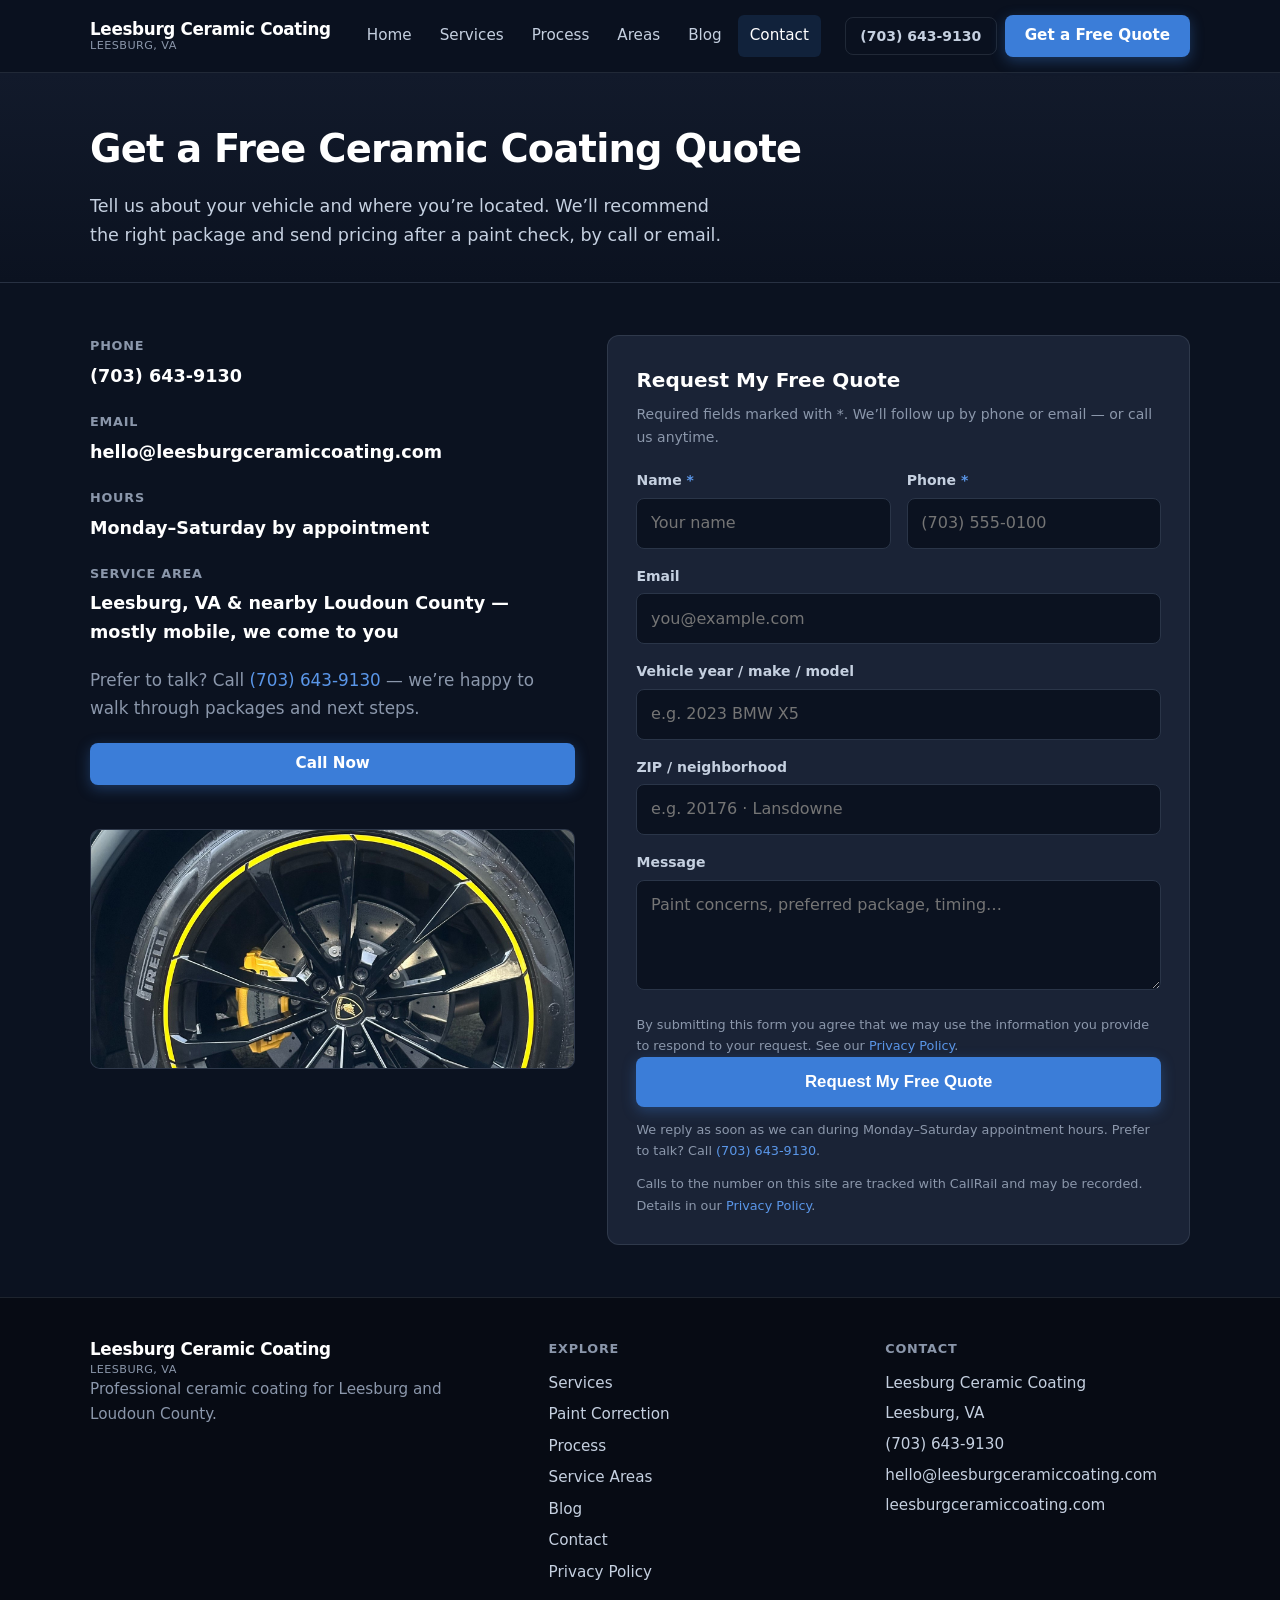
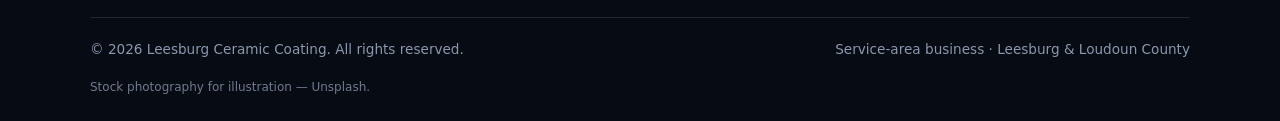
<file: contact.html>
<!DOCTYPE html>
<html lang="en">
<head>
  <meta charset="UTF-8">
  <meta name="viewport" content="width=device-width, initial-scale=1">
  <title>Contact Leesburg Ceramic Coating | Free Quote</title>
  <meta name="description" content="Get a free ceramic coating quote in Leesburg, VA. Call (703) 643-9130 or email hello@leesburgceramiccoating.com. Mon–Sat by appointment.">
  <link rel="canonical" href="https://leesburgceramiccoating.com/contact.html">
  <link rel="icon" href="favicon.svg" type="image/svg+xml">
  <link rel="stylesheet" href="css/styles.css">
  <script type="application/ld+json">
  {
    "@context": "https://schema.org",
    "@type": "LocalBusiness",
    "name": "Leesburg Ceramic Coating",
    "url": "https://leesburgceramiccoating.com",
    "telephone": "+17036439130",
    "email": "hello@leesburgceramiccoating.com",
    "description": "Professional ceramic coating for Leesburg and Loudoun County, VA.",
    "areaServed": [
      {"@type": "City", "name": "Leesburg", "containedInPlace": {"@type": "State", "name": "Virginia"}},
      {"@type": "Place", "name": "Lansdowne"},
      {"@type": "Place", "name": "River Creek"},
      {"@type": "Place", "name": "Potomac Station"},
      {"@type": "Place", "name": "Exeter"},
      {"@type": "Place", "name": "Raspberry Falls"},
      {"@type": "City", "name": "Ashburn"},
      {"@type": "City", "name": "Purcellville"},
      {"@type": "City", "name": "Hamilton"},
      {"@type": "City", "name": "Sterling"}
    ]
  }
  </script>
</head>
<body>
  <header class="site-header">
    <div class="container header-inner">
      <a class="logo" href="/">Leesburg Ceramic Coating<span>Leesburg, VA</span></a>
      <button class="nav-toggle" type="button" aria-expanded="false" aria-controls="main-nav">Menu</button>
      <nav class="main-nav" id="main-nav" aria-label="Primary">
        <a href="/">Home</a>
        <a href="services.html">Services</a>
        <a href="process.html">Process</a>
        <a href="areas.html">Areas</a>
        <a href="/blog/">Blog</a>
        <a href="contact.html" aria-current="page">Contact</a>
      </nav>
      <div class="header-cta">
        <a class="btn btn-ghost js-phone-link js-phone" href="tel:+17036439130">(703) 643-9130</a>
        <a class="btn btn-primary" href="#quote-form">Get a Free Quote</a>
      </div>
    </div>
  </header>

  <main>
    <section class="page-hero">
      <div class="container">
        <h1>Get a Free Ceramic Coating Quote</h1>
        <p>Tell us about your vehicle and where you’re located. We’ll recommend the right package and send pricing after a paint check, by call or email.</p>
      </div>
    </section>

    <section class="section">
      <div class="container contact-grid">
        <aside class="contact-info">
          <div class="info-block">
            <h3>Phone</h3>
            <a class="js-phone-link js-phone" href="tel:+17036439130">(703) 643-9130</a>
          </div>
          <div class="info-block">
            <h3>Email</h3>
            <a href="mailto:hello@leesburgceramiccoating.com">hello@leesburgceramiccoating.com</a>
          </div>
          <div class="info-block">
            <h3>Hours</h3>
            <p>Monday–Saturday by appointment</p>
          </div>
          <div class="info-block">
            <h3>Service Area</h3>
            <p>Leesburg, VA &amp; nearby Loudoun County — mostly mobile, we come to you</p>
          </div>
          <p class="muted">Prefer to talk? Call <a class="js-phone-link js-phone" href="tel:+17036439130">(703) 643-9130</a> — we’re happy to walk through packages and next steps.</p>
          <a class="btn btn-primary btn-block js-phone-link" href="tel:+17036439130">Call Now</a>
          <div class="img-frame contact-side-img"><img src="images/black-gloss.jpg" alt="Close-up of a glossy black Lamborghini wheel with a yellow brake caliper" width="600" height="400" loading="lazy"></div>
        </aside>

        <!--
          FORM HANDLING
          -------------
          Submits via FormSubmit.co AJAX (see js/config.js + js/main.js).
          Recipient = SITE_CONFIG.formEmail. First submission sends an
          activation email to that address — confirm before expecting leads.
          Honeypot: _honey (CSS-hidden). On success → thank-you.html.
        -->
        <form class="contact-form" id="quote-form" action="https://formsubmit.co/hello@leesburgceramiccoating.com" method="POST" novalidate>
          <h2>Request My Free Quote</h2>
          <p class="form-note">Required fields marked with <span class="req" aria-hidden="true">*</span>. We’ll follow up by phone or email — or call us anytime.</p>

          <div id="form-success" class="form-success" role="status" aria-live="polite">
            Thanks — your quote request was sent. We’ll be in touch soon.
          </div>
          <div id="form-error" class="form-error" role="alert" aria-live="assertive"></div>

          <!-- Honeypot: leave empty (bots often fill every field) -->
          <div class="hp-field" aria-hidden="true">
            <label for="_honey">Leave blank</label>
            <input type="text" id="_honey" name="_honey" tabindex="-1" autocomplete="off">
          </div>

          <!-- FormSubmit helpers (used if JS is off / non-AJAX fallback) -->
          <input type="hidden" name="_next" value="https://leesburgceramiccoating.com/thank-you.html">
          <input type="hidden" name="_subject" value="Free Ceramic Coating Quote">
          <input type="hidden" name="_template" value="table">
          <input type="hidden" name="_captcha" value="false">

          <div class="form-row">
            <div class="form-group">
              <label for="name">Name <span class="req">*</span></label>
              <input type="text" id="name" name="name" autocomplete="name" required placeholder="Your name">
            </div>
            <div class="form-group">
              <label for="phone">Phone <span class="req">*</span></label>
              <input type="tel" id="phone" name="phone" autocomplete="tel" required placeholder="(703) 555-0100">
            </div>
          </div>

          <div class="form-group">
            <label for="email">Email</label>
            <input type="email" id="email" name="email" autocomplete="email" placeholder="you@example.com">
          </div>

          <div class="form-group">
            <label for="vehicle">Vehicle year / make / model</label>
            <input type="text" id="vehicle" name="vehicle" placeholder="e.g. 2023 BMW X5">
          </div>

          <div class="form-group">
            <label for="zip">ZIP / neighborhood</label>
            <input type="text" id="zip" name="zip" placeholder="e.g. 20176 · Lansdowne">
          </div>

          <div class="form-group">
            <label for="message">Message</label>
            <textarea id="message" name="message" placeholder="Paint concerns, preferred package, timing…"></textarea>
          </div>

          <p class="form-hint">By submitting this form you agree that we may use the information you provide to respond to your request. See our <a href="/privacy.html">Privacy Policy</a>.</p>

          <button type="submit" class="btn btn-primary btn-block btn-lg">Request My Free Quote</button>
          <p class="form-hint">We reply as soon as we can during Monday–Saturday appointment hours. Prefer to talk? Call <a class="js-phone-link js-phone" href="tel:+17036439130">(703) 643-9130</a>.</p>
          <p class="form-hint">Calls to the number on this site are tracked with CallRail and may be recorded. Details in our <a href="/privacy.html">Privacy Policy</a>.</p>
        </form>
      </div>
    </section>
  </main>

  <footer class="site-footer">
    <div class="container">
      <div class="footer-grid">
        <div class="footer-brand">
          <a class="logo" href="/">Leesburg Ceramic Coating<span>Leesburg, VA</span></a>
          <p>Professional ceramic coating for Leesburg and Loudoun County.</p>
        </div>
        <div class="footer-col">
          <h3>Explore</h3>
          <ul>
            <li><a href="services.html">Services</a></li>
            <li><a href="paint-correction.html">Paint Correction</a></li>
            <li><a href="process.html">Process</a></li>
            <li><a href="areas.html">Service Areas</a></li>
            <li><a href="/blog/">Blog</a></li>
            <li><a href="contact.html">Contact</a></li>
            <li><a href="/privacy.html">Privacy Policy</a></li>
          </ul>
        </div>
        <div class="footer-col">
          <h3>Contact</h3>
          <div class="footer-nap">
            <span>Leesburg Ceramic Coating</span>
            <span>Leesburg, VA</span>
            <a class="js-phone-link js-phone" href="tel:+17036439130">(703) 643-9130</a>
            <a href="mailto:hello@leesburgceramiccoating.com">hello@leesburgceramiccoating.com</a>
            <a href="https://leesburgceramiccoating.com">leesburgceramiccoating.com</a>
          </div>
        </div>
      </div>
      <div class="footer-bottom">
        <span>&copy; <span id="y"></span> Leesburg Ceramic Coating. All rights reserved.</span>
        <span>Service-area business · Leesburg &amp; Loudoun County</span>
        <span class="footer-attr">Stock photography for illustration — Unsplash.</span>
      </div>
    </div>
  </footer>
  <script>document.getElementById("y").textContent = new Date().getFullYear();</script>
  <script src="js/config.js"></script>
  <script src="js/main.js"></script>
  <script type="text/javascript" src="https://cdn.callrail.com/companies/510680444/3d581bb9ada14aea2501/12/swap.js"></script>
</body>
</html>
</file>
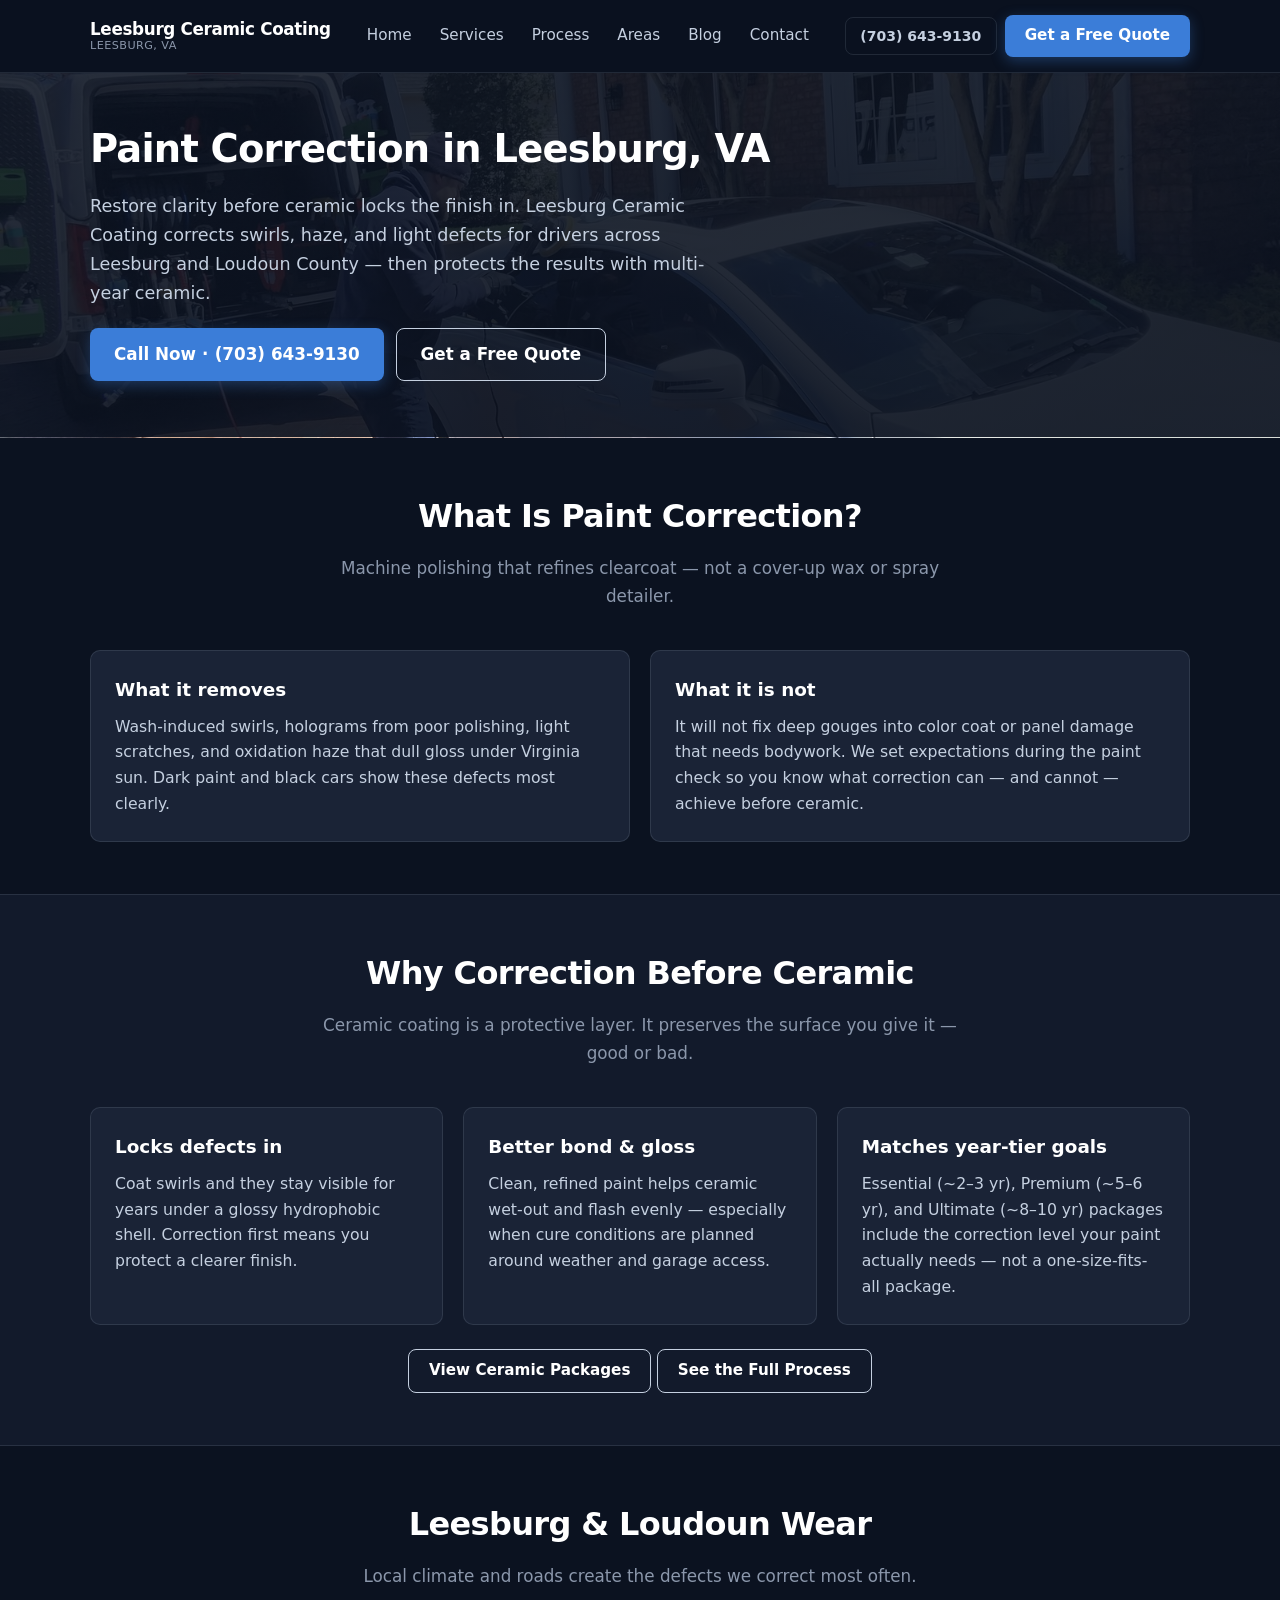
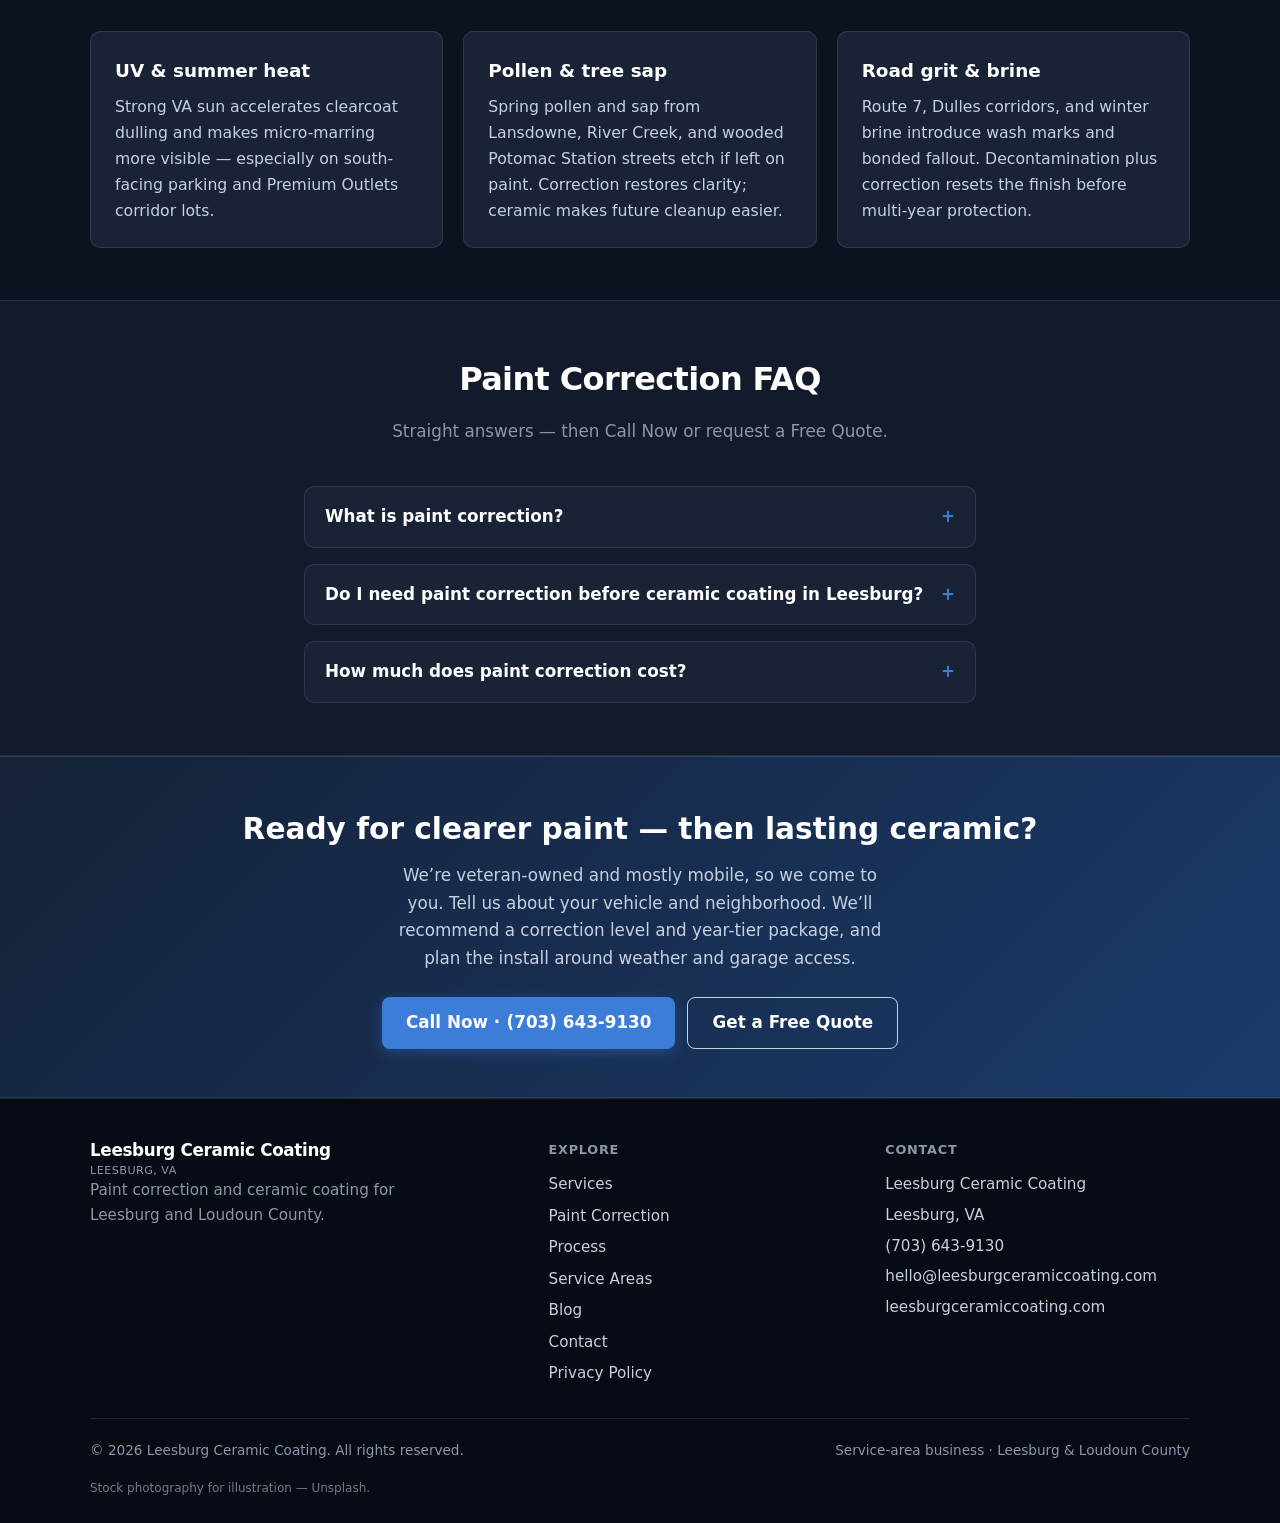
<file: paint-correction.html>
<!DOCTYPE html>
<html lang="en">
<head>
  <meta charset="UTF-8">
  <meta name="viewport" content="width=device-width, initial-scale=1">
  <title>Paint Correction in Leesburg, VA | Leesburg Ceramic Coating</title>
  <meta name="description" content="Paint correction in Leesburg, VA — remove swirls and haze before ceramic coating. Built for Loudoun climate and road wear. Call (703) 643-9130 for a free quote.">
  <link rel="canonical" href="https://leesburgceramiccoating.com/paint-correction.html">
  <meta property="og:type" content="website">
  <meta property="og:title" content="Paint Correction in Leesburg, VA | Leesburg Ceramic Coating">
  <meta property="og:description" content="Paint correction in Leesburg, VA — restore clarity before ceramic. Call (703) 643-9130 for a free quote.">
  <meta property="og:url" content="https://leesburgceramiccoating.com/paint-correction.html">
  <meta property="og:site_name" content="Leesburg Ceramic Coating">
  <link rel="icon" href="favicon.svg" type="image/svg+xml">
  <link rel="stylesheet" href="css/styles.css">
  <script type="application/ld+json">
  {
    "@context": "https://schema.org",
    "@type": "LocalBusiness",
    "name": "Leesburg Ceramic Coating",
    "url": "https://leesburgceramiccoating.com",
    "telephone": "+17036439130",
    "email": "hello@leesburgceramiccoating.com",
    "description": "Paint correction and ceramic coating for Leesburg and Loudoun County, VA.",
    "areaServed": [
      {"@type": "City", "name": "Leesburg", "containedInPlace": {"@type": "State", "name": "Virginia"}},
      {"@type": "Place", "name": "Lansdowne"},
      {"@type": "Place", "name": "River Creek"},
      {"@type": "Place", "name": "Potomac Station"},
      {"@type": "Place", "name": "Tuscarora"},
      {"@type": "Place", "name": "Exeter"},
      {"@type": "Place", "name": "Raspberry Falls"},
      {"@type": "City", "name": "Ashburn"},
      {"@type": "City", "name": "Sterling"},
      {"@type": "City", "name": "Reston"},
      {"@type": "City", "name": "Brambleton"},
      {"@type": "City", "name": "Purcellville"},
      {"@type": "City", "name": "Hamilton"},
      {"@type": "AdministrativeArea", "name": "Loudoun County", "containedInPlace": {"@type": "State", "name": "Virginia"}}
    ]
  }
  </script>
  <script type="application/ld+json">
  {
    "@context": "https://schema.org",
    "@type": "FAQPage",
    "mainEntity": [
      {
        "@type": "Question",
        "name": "What is paint correction?",
        "acceptedAnswer": {
          "@type": "Answer",
          "text": "Paint correction is machine polishing that reduces swirls, haze, and light scratches in the clearcoat so paint looks clearer and glossier. It is the foundation for long-lasting ceramic coating. Call (703) 643-9130 or request a free quote to see what your paint needs."
        }
      },
      {
        "@type": "Question",
        "name": "Do I need paint correction before ceramic coating in Leesburg?",
        "acceptedAnswer": {
          "@type": "Answer",
          "text": "Often yes. Ceramic locks in the surface underneath — so swirls and oxidation stay visible if you skip correction. We recommend only the level your finish needs after a paint check. Call Now or get a Free Quote."
        }
      },
      {
        "@type": "Question",
        "name": "How much does paint correction cost?",
        "acceptedAnswer": {
          "@type": "Answer",
          "text": "It depends on vehicle size, paint color, and defect level. We provide pricing after a paint check, by call or email, once we’ve inspected your paint — Call (703) 643-9130 or request a Free Quote."
        }
      }
    ]
  }
  </script>
</head>
<body>
  <header class="site-header">
    <div class="container header-inner">
      <a class="logo" href="/">Leesburg Ceramic Coating<span>Leesburg, VA</span></a>
      <button class="nav-toggle" type="button" aria-expanded="false" aria-controls="main-nav">Menu</button>
      <nav class="main-nav" id="main-nav" aria-label="Primary">
        <a href="/">Home</a>
        <a href="services.html">Services</a>
        <a href="process.html">Process</a>
        <a href="areas.html">Areas</a>
        <a href="/blog/">Blog</a>
        <a href="contact.html">Contact</a>
      </nav>
      <div class="header-cta">
        <a class="btn btn-ghost js-phone-link js-phone" href="tel:+17036439130">(703) 643-9130</a>
        <a class="btn btn-primary" href="contact.html">Get a Free Quote</a>
      </div>
    </div>
  </header>

  <main>
    <section class="page-hero page-hero--photo" style="--page-hero-bg: url('/images/polish-work.jpg')">
      <div class="container">
        <h1>Paint Correction in Leesburg, VA</h1>
        <p>Restore clarity before ceramic locks the finish in. Leesburg Ceramic Coating corrects swirls, haze, and light defects for drivers across Leesburg and Loudoun County — then protects the results with multi-year ceramic.</p>
        <div class="hero-actions" style="margin-top:1.25rem;">
          <a class="btn btn-primary btn-lg js-phone-link" href="tel:+17036439130">Call Now · <span class="js-phone">(703) 643-9130</span></a>
          <a class="btn btn-outline btn-lg" href="contact.html">Get a Free Quote</a>
        </div>
      </div>
    </section>

    <section class="section">
      <div class="container">
        <div class="section-header">
          <h2>What Is Paint Correction?</h2>
          <p>Machine polishing that refines clearcoat — not a cover-up wax or spray detailer.</p>
        </div>
        <div class="grid-2">
          <article class="card">
            <h3>What it removes</h3>
            <p>Wash-induced swirls, holograms from poor polishing, light scratches, and oxidation haze that dull gloss under Virginia sun. Dark paint and black cars show these defects most clearly.</p>
          </article>
          <article class="card">
            <h3>What it is not</h3>
            <p>It will not fix deep gouges into color coat or panel damage that needs bodywork. We set expectations during the paint check so you know what correction can — and cannot — achieve before ceramic.</p>
          </article>
        </div>
      </div>
    </section>

    <section class="section section-alt">
      <div class="container">
        <div class="section-header">
          <h2>Why Correction Before Ceramic</h2>
          <p>Ceramic coating is a protective layer. It preserves the surface you give it — good or bad.</p>
        </div>
        <div class="grid-3">
          <article class="card">
            <h3>Locks defects in</h3>
            <p>Coat swirls and they stay visible for years under a glossy hydrophobic shell. Correction first means you protect a clearer finish.</p>
          </article>
          <article class="card">
            <h3>Better bond &amp; gloss</h3>
            <p>Clean, refined paint helps ceramic wet-out and flash evenly — especially when cure conditions are planned around weather and garage access.</p>
          </article>
          <article class="card">
            <h3>Matches year-tier goals</h3>
            <p>Essential (~2–3 yr), Premium (~5–6 yr), and Ultimate (~8–10 yr) packages include the correction level your paint actually needs — not a one-size-fits-all package.</p>
          </article>
        </div>
        <p class="text-center mt-3"><a class="btn btn-outline" href="services.html">View Ceramic Packages</a> <a class="btn btn-outline" href="process.html">See the Full Process</a></p>
      </div>
    </section>

    <section class="section">
      <div class="container">
        <div class="section-header">
          <h2>Leesburg &amp; Loudoun Wear</h2>
          <p>Local climate and roads create the defects we correct most often.</p>
        </div>
        <div class="grid-3">
          <article class="card">
            <h3>UV &amp; summer heat</h3>
            <p>Strong VA sun accelerates clearcoat dulling and makes micro-marring more visible — especially on south-facing parking and Premium Outlets corridor lots.</p>
          </article>
          <article class="card">
            <h3>Pollen &amp; tree sap</h3>
            <p>Spring pollen and sap from Lansdowne, River Creek, and wooded Potomac Station streets etch if left on paint. Correction restores clarity; ceramic makes future cleanup easier.</p>
          </article>
          <article class="card">
            <h3>Road grit &amp; brine</h3>
            <p>Route 7, Dulles corridors, and winter brine introduce wash marks and bonded fallout. Decontamination plus correction resets the finish before multi-year protection.</p>
          </article>
        </div>
      </div>
    </section>

    <section class="section section-alt">
      <div class="container">
        <div class="section-header">
          <h2>Paint Correction FAQ</h2>
          <p>Straight answers — then Call Now or request a Free Quote.</p>
        </div>
        <div class="faq">
          <details>
            <summary>What is paint correction?</summary>
            <p>Paint correction is machine polishing that reduces swirls, haze, and light scratches in the clearcoat so paint looks clearer and glossier. It is the foundation for long-lasting ceramic coating. Call <a class="js-phone-link js-phone" href="tel:+17036439130">(703) 643-9130</a> or <a href="contact.html">request a free quote</a> to see what your paint needs.</p>
          </details>
          <details>
            <summary>Do I need paint correction before ceramic coating in Leesburg?</summary>
            <p>Often yes. Ceramic locks in the surface underneath — so swirls and oxidation stay visible if you skip correction. We recommend only the level your finish needs after a paint check. <a class="js-phone-link" href="tel:+17036439130">Call Now</a> or <a href="contact.html">get a Free Quote</a>.</p>
          </details>
          <details>
            <summary>How much does paint correction cost?</summary>
            <p>It depends on vehicle size, paint color, and defect level. We provide pricing after a paint check, by call or email, once we’ve inspected your paint — Call <a class="js-phone-link js-phone" href="tel:+17036439130">(703) 643-9130</a> or request a <a href="contact.html">Free Quote</a>.</p>
          </details>
        </div>
      </div>
    </section>

    <section class="cta-band">
      <div class="container">
        <h2>Ready for clearer paint — then lasting ceramic?</h2>
        <p>We’re veteran-owned and mostly mobile, so we come to you. Tell us about your vehicle and neighborhood. We’ll recommend a correction level and year-tier package, and plan the install around weather and garage access.</p>
        <div class="cta-actions">
          <a class="btn btn-primary btn-lg js-phone-link" href="tel:+17036439130">Call Now · <span class="js-phone">(703) 643-9130</span></a>
          <a class="btn btn-outline btn-lg" href="contact.html">Get a Free Quote</a>
        </div>
      </div>
    </section>
  </main>

  <footer class="site-footer">
    <div class="container">
      <div class="footer-grid">
        <div class="footer-brand">
          <a class="logo" href="/">Leesburg Ceramic Coating<span>Leesburg, VA</span></a>
          <p>Paint correction and ceramic coating for Leesburg and Loudoun County.</p>
        </div>
        <div class="footer-col">
          <h3>Explore</h3>
          <ul>
            <li><a href="services.html">Services</a></li>
            <li><a href="paint-correction.html">Paint Correction</a></li>
            <li><a href="process.html">Process</a></li>
            <li><a href="areas.html">Service Areas</a></li>
            <li><a href="/blog/">Blog</a></li>
            <li><a href="contact.html">Contact</a></li>
            <li><a href="/privacy.html">Privacy Policy</a></li>
          </ul>
        </div>
        <div class="footer-col">
          <h3>Contact</h3>
          <div class="footer-nap">
            <span>Leesburg Ceramic Coating</span>
            <span>Leesburg, VA</span>
            <a class="js-phone-link js-phone" href="tel:+17036439130">(703) 643-9130</a>
            <a href="mailto:hello@leesburgceramiccoating.com">hello@leesburgceramiccoating.com</a>
            <a href="https://leesburgceramiccoating.com">leesburgceramiccoating.com</a>
          </div>
        </div>
      </div>
      <div class="footer-bottom">
        <span>&copy; <span id="y"></span> Leesburg Ceramic Coating. All rights reserved.</span>
        <span>Service-area business · Leesburg &amp; Loudoun County</span>
        <span class="footer-attr">Stock photography for illustration — Unsplash.</span>
      </div>
    </div>
  </footer>
  <script>document.getElementById("y").textContent = new Date().getFullYear();</script>
  <script src="js/config.js"></script>
  <script src="js/main.js"></script>
  <script type="text/javascript" src="https://cdn.callrail.com/companies/510680444/3d581bb9ada14aea2501/12/swap.js"></script>
</body>
</html>
</file>
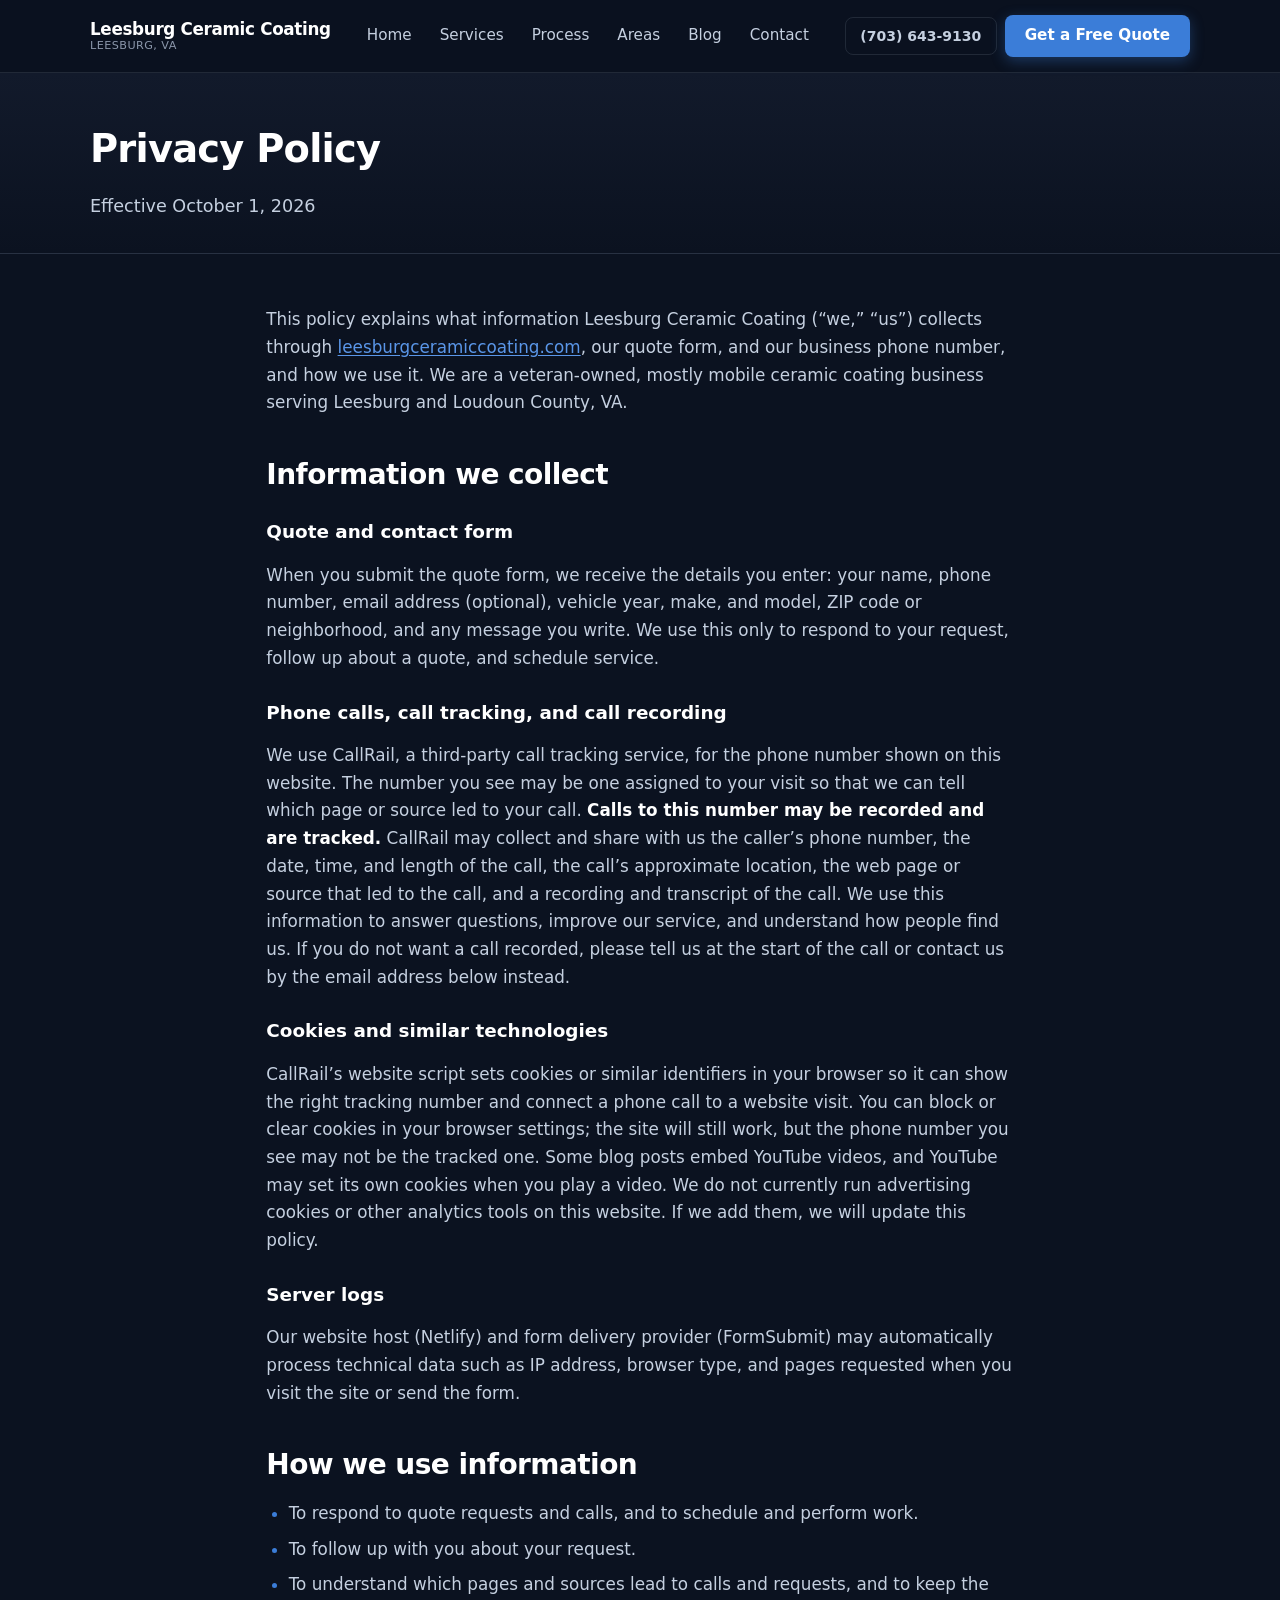
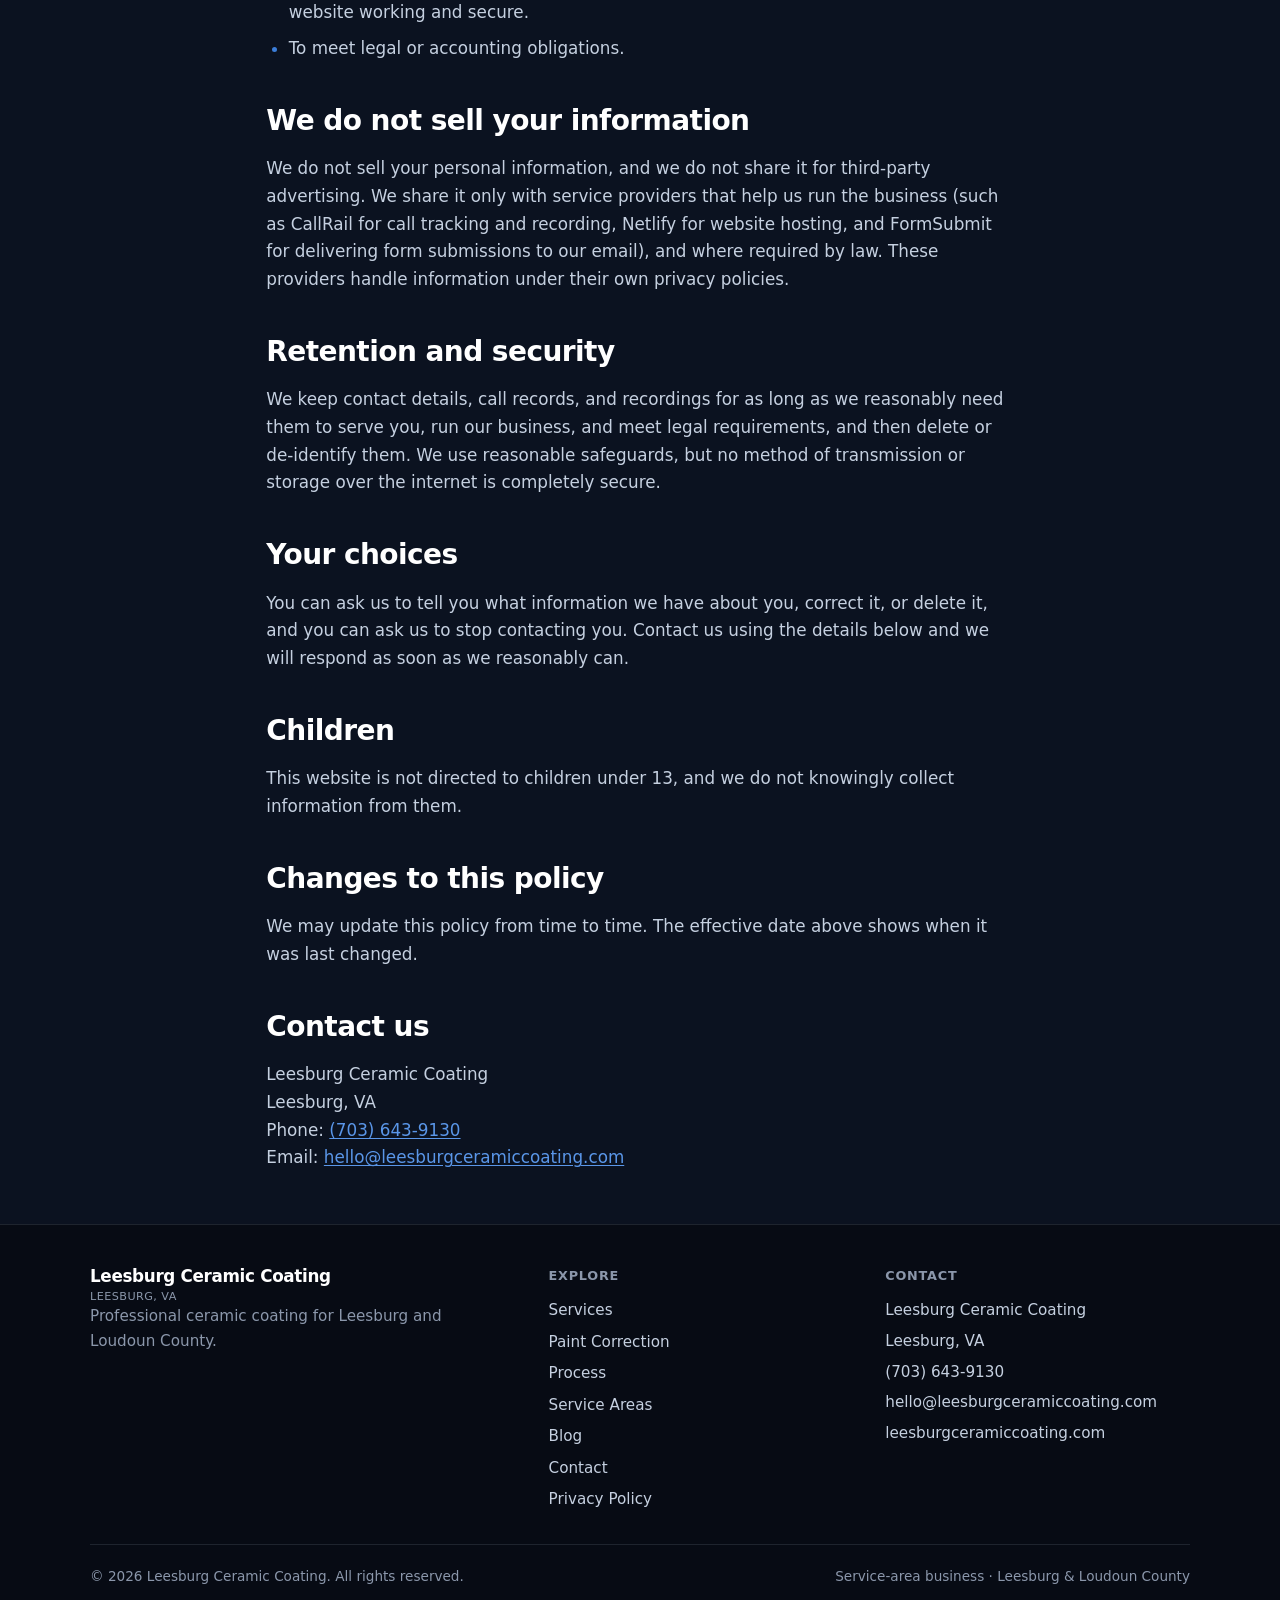
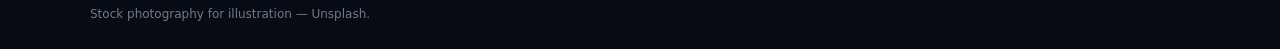
<file: privacy.html>
<!DOCTYPE html>
<html lang="en">
<head>
  <meta charset="UTF-8">
  <meta name="viewport" content="width=device-width, initial-scale=1">
  <title>Privacy Policy | Leesburg Ceramic Coating</title>
  <meta name="description" content="How Leesburg Ceramic Coating collects, uses, and protects information from our website, quote form, and phone calls, including call tracking and recording.">
  <link rel="canonical" href="https://leesburgceramiccoating.com/privacy.html">
  <link rel="icon" href="favicon.svg" type="image/svg+xml">
  <link rel="stylesheet" href="css/styles.css">
</head>
<body>
  <header class="site-header">
    <div class="container header-inner">
      <a class="logo" href="/">Leesburg Ceramic Coating<span>Leesburg, VA</span></a>
      <button class="nav-toggle" type="button" aria-expanded="false" aria-controls="main-nav">Menu</button>
      <nav class="main-nav" id="main-nav" aria-label="Primary">
        <a href="/">Home</a>
        <a href="services.html">Services</a>
        <a href="process.html">Process</a>
        <a href="areas.html">Areas</a>
        <a href="/blog/">Blog</a>
        <a href="contact.html">Contact</a>
      </nav>
      <div class="header-cta">
        <a class="btn btn-ghost js-phone-link js-phone" href="tel:+17036439130">(703) 643-9130</a>
        <a class="btn btn-primary" href="#quote-form">Get a Free Quote</a>
      </div>
    </div>
  </header>

  <main>
    <section class="page-hero">
      <div class="container">
        <h1>Privacy Policy</h1>
        <p>Effective <time datetime="2026-10-01">October 1, 2026</time></p>
      </div>
    </section>

    <section class="section">
      <div class="container">
        <article class="prose">
<p>This policy explains what information Leesburg Ceramic Coating (“we,” “us”) collects through <a href="/">leesburgceramiccoating.com</a>, our quote form, and our business phone number, and how we use it. We are a veteran-owned, mostly mobile ceramic coating business serving Leesburg and Loudoun County, VA.</p>

<h2>Information we collect</h2>
<h3>Quote and contact form</h3>
<p>When you submit the quote form, we receive the details you enter: your name, phone number, email address (optional), vehicle year, make, and model, ZIP code or neighborhood, and any message you write. We use this only to respond to your request, follow up about a quote, and schedule service.</p>
<h3>Phone calls, call tracking, and call recording</h3>
<p>We use CallRail, a third-party call tracking service, for the phone number shown on this website. The number you see may be one assigned to your visit so that we can tell which page or source led to your call. <strong>Calls to this number may be recorded and are tracked.</strong> CallRail may collect and share with us the caller’s phone number, the date, time, and length of the call, the call’s approximate location, the web page or source that led to the call, and a recording and transcript of the call. We use this information to answer questions, improve our service, and understand how people find us. If you do not want a call recorded, please tell us at the start of the call or contact us by the email address below instead.</p>
<h3>Cookies and similar technologies</h3>
<p>CallRail’s website script sets cookies or similar identifiers in your browser so it can show the right tracking number and connect a phone call to a website visit. You can block or clear cookies in your browser settings; the site will still work, but the phone number you see may not be the tracked one. Some blog posts embed YouTube videos, and YouTube may set its own cookies when you play a video. We do not currently run advertising cookies or other analytics tools on this website. If we add them, we will update this policy.</p>
<h3>Server logs</h3>
<p>Our website host (Netlify) and form delivery provider (FormSubmit) may automatically process technical data such as IP address, browser type, and pages requested when you visit the site or send the form.</p>

<h2>How we use information</h2>
<ul>
<li>To respond to quote requests and calls, and to schedule and perform work.</li>
<li>To follow up with you about your request.</li>
<li>To understand which pages and sources lead to calls and requests, and to keep the website working and secure.</li>
<li>To meet legal or accounting obligations.</li>
</ul>

<h2>We do not sell your information</h2>
<p>We do not sell your personal information, and we do not share it for third-party advertising. We share it only with service providers that help us run the business (such as CallRail for call tracking and recording, Netlify for website hosting, and FormSubmit for delivering form submissions to our email), and where required by law. These providers handle information under their own privacy policies.</p>

<h2>Retention and security</h2>
<p>We keep contact details, call records, and recordings for as long as we reasonably need them to serve you, run our business, and meet legal requirements, and then delete or de-identify them. We use reasonable safeguards, but no method of transmission or storage over the internet is completely secure.</p>

<h2>Your choices</h2>
<p>You can ask us to tell you what information we have about you, correct it, or delete it, and you can ask us to stop contacting you. Contact us using the details below and we will respond as soon as we reasonably can.</p>

<h2>Children</h2>
<p>This website is not directed to children under 13, and we do not knowingly collect information from them.</p>

<h2>Changes to this policy</h2>
<p>We may update this policy from time to time. The effective date above shows when it was last changed.</p>

<h2>Contact us</h2>
<p>Leesburg Ceramic Coating<br>
Leesburg, VA<br>
Phone: <a class="js-phone-link js-phone" href="tel:+17036439130">(703) 643-9130</a><br>
Email: <a href="mailto:hello@leesburgceramiccoating.com">hello@leesburgceramiccoating.com</a></p>
        </article>
      </div>
    </section>
  </main>

  <footer class="site-footer">
    <div class="container">
      <div class="footer-grid">
        <div class="footer-brand">
          <a class="logo" href="/">Leesburg Ceramic Coating<span>Leesburg, VA</span></a>
          <p>Professional ceramic coating for Leesburg and Loudoun County.</p>
        </div>
        <div class="footer-col">
          <h3>Explore</h3>
          <ul>
            <li><a href="services.html">Services</a></li>
            <li><a href="paint-correction.html">Paint Correction</a></li>
            <li><a href="process.html">Process</a></li>
            <li><a href="areas.html">Service Areas</a></li>
            <li><a href="/blog/">Blog</a></li>
            <li><a href="contact.html">Contact</a></li>
            <li><a href="/privacy.html">Privacy Policy</a></li>
          </ul>
        </div>
        <div class="footer-col">
          <h3>Contact</h3>
          <div class="footer-nap">
            <span>Leesburg Ceramic Coating</span>
            <span>Leesburg, VA</span>
            <a class="js-phone-link js-phone" href="tel:+17036439130">(703) 643-9130</a>
            <a href="mailto:hello@leesburgceramiccoating.com">hello@leesburgceramiccoating.com</a>
            <a href="https://leesburgceramiccoating.com">leesburgceramiccoating.com</a>
          </div>
        </div>
      </div>
      <div class="footer-bottom">
        <span>&copy; <span id="y"></span> Leesburg Ceramic Coating. All rights reserved.</span>
        <span>Service-area business · Leesburg &amp; Loudoun County</span>
        <span class="footer-attr">Stock photography for illustration — Unsplash.</span>
      </div>
    </div>
  </footer>
  <script>document.getElementById("y").textContent = new Date().getFullYear();</script>
  <script src="js/config.js"></script>
  <script src="js/main.js"></script>
  <script type="text/javascript" src="https://cdn.callrail.com/companies/510680444/3d581bb9ada14aea2501/12/swap.js"></script>
</body>
</html>
</file>
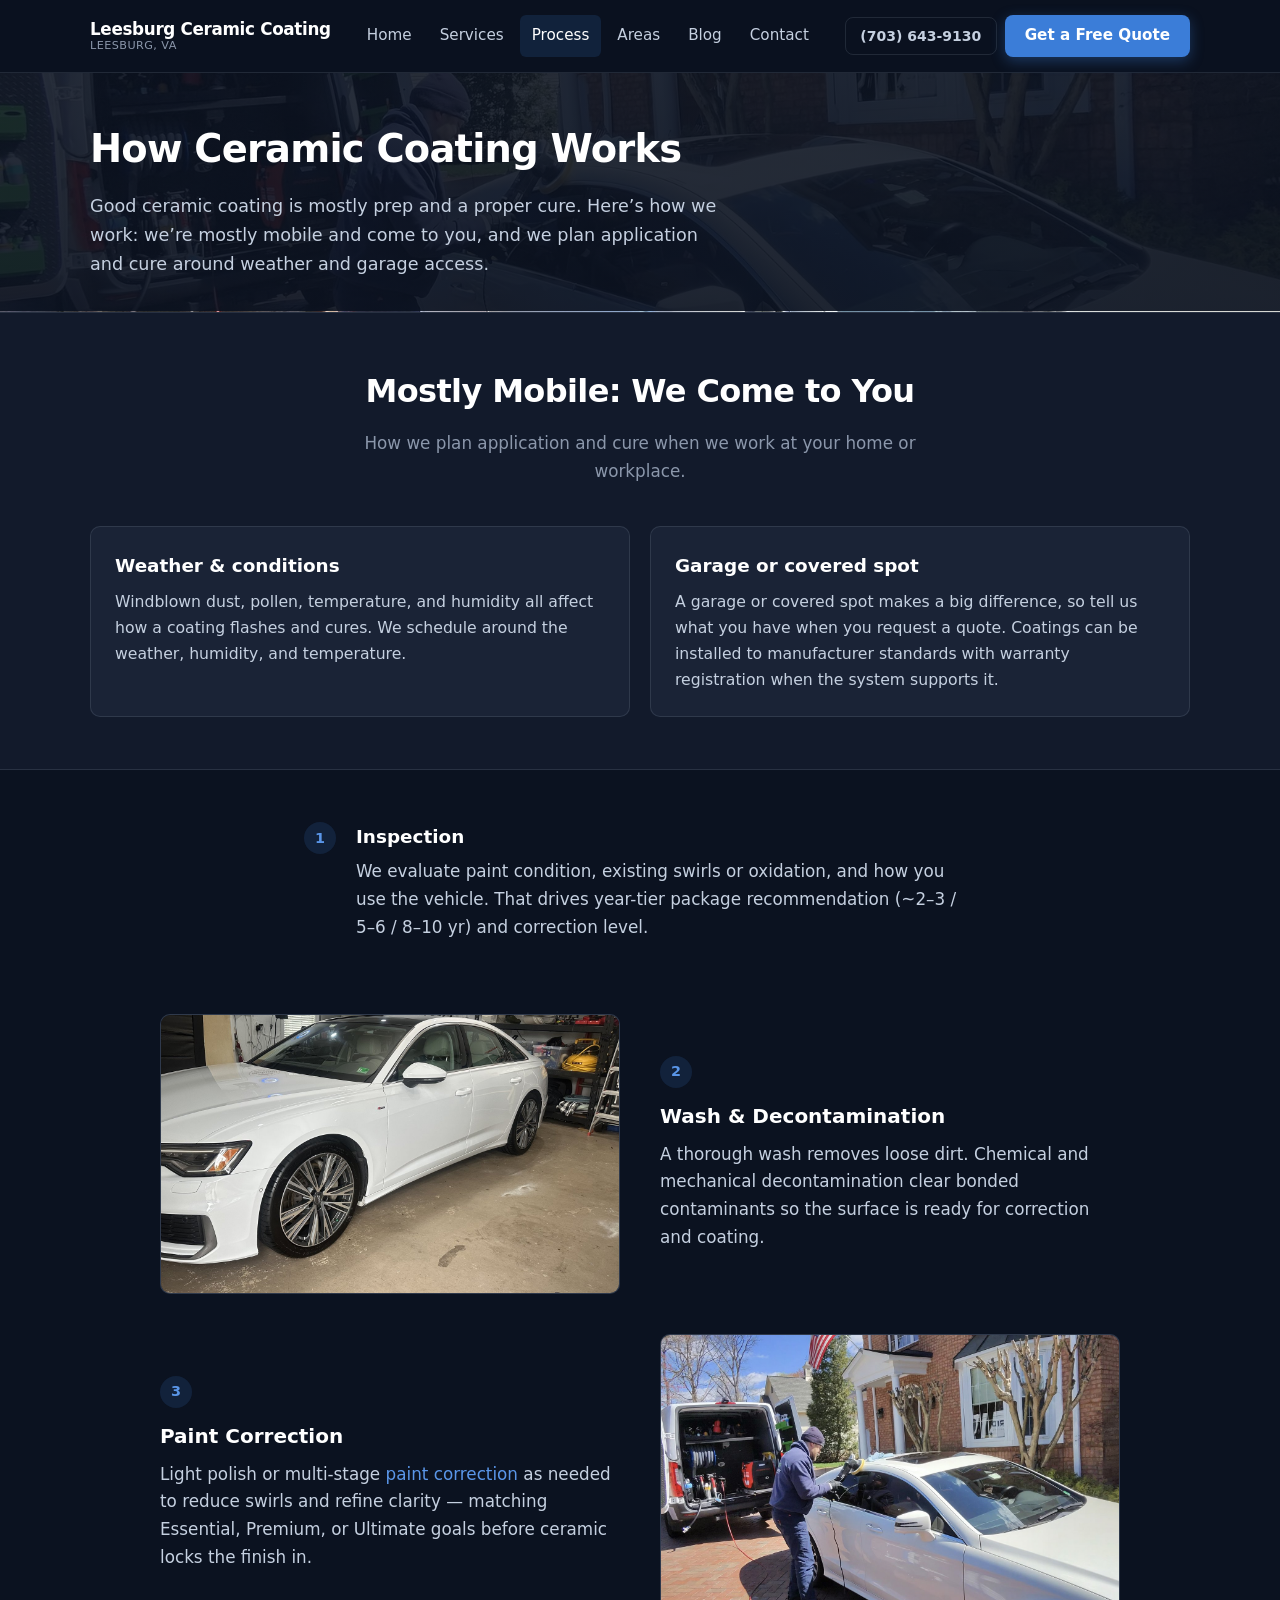
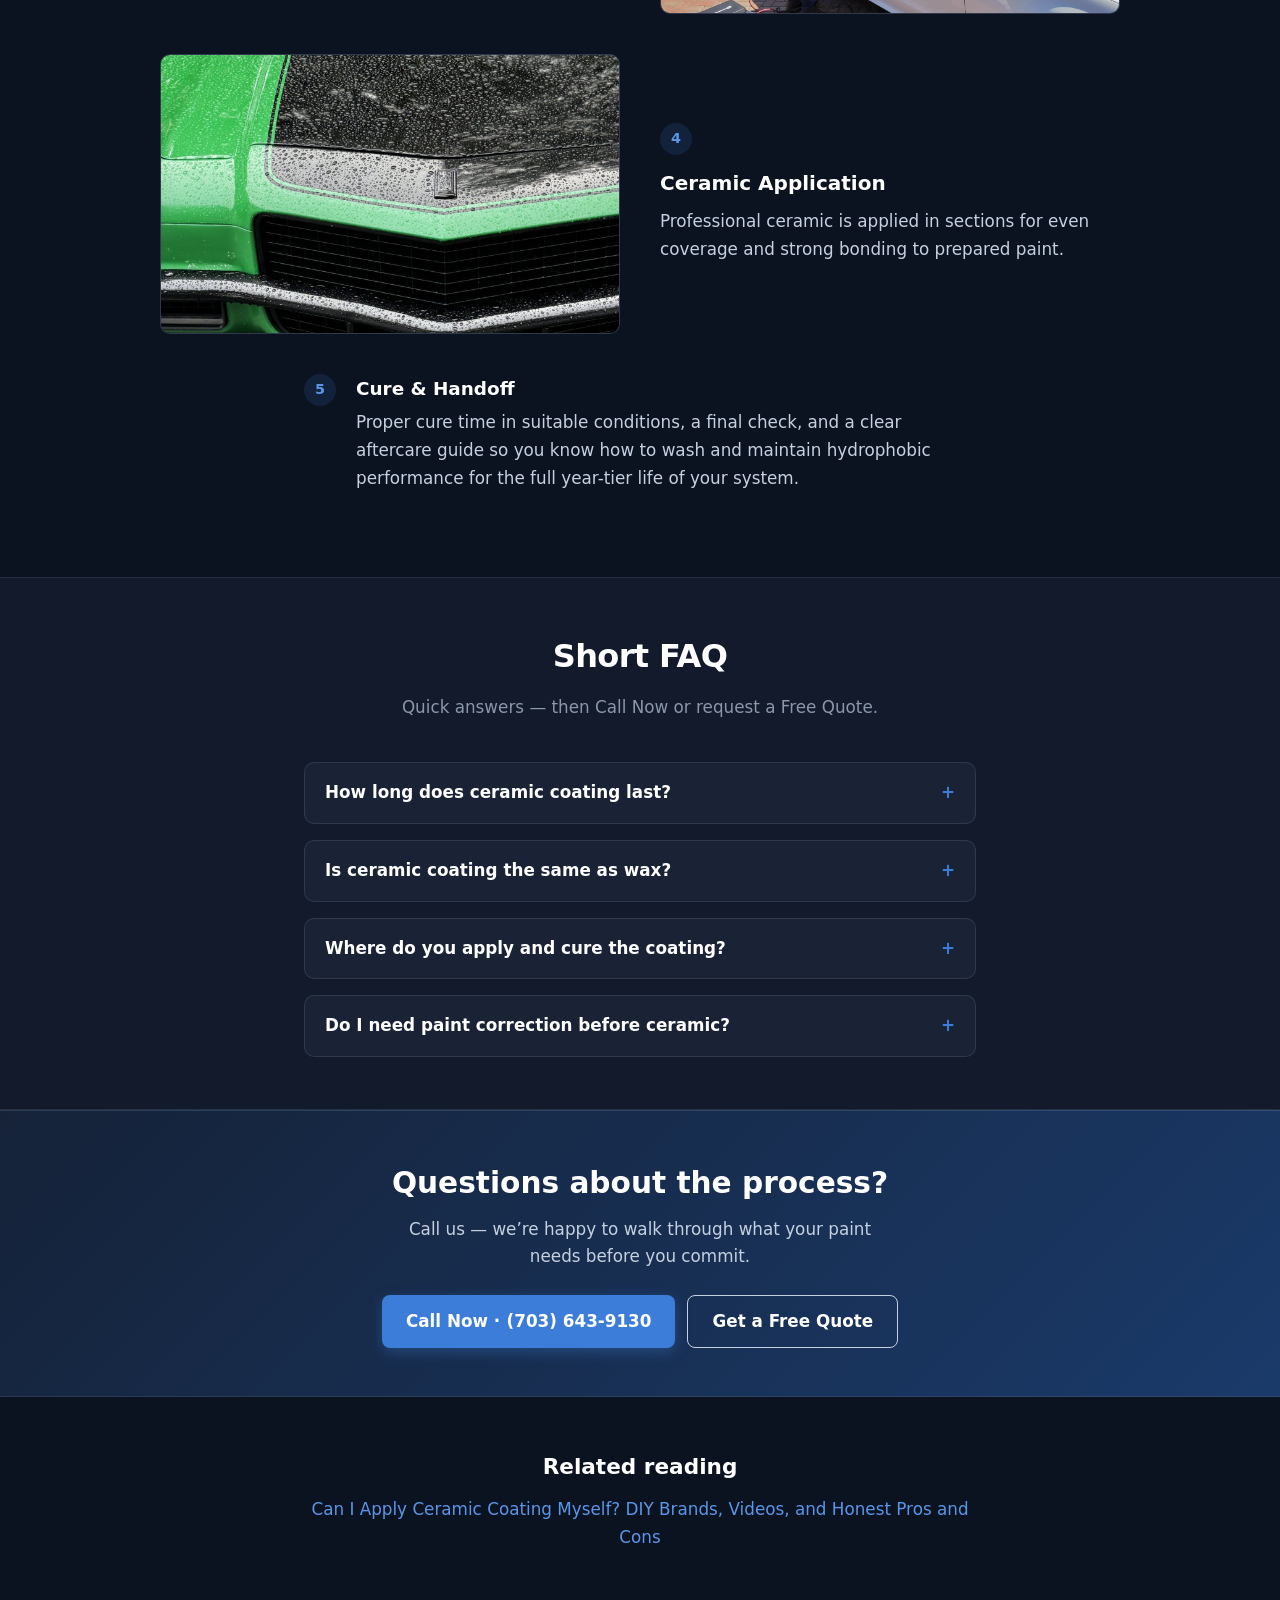
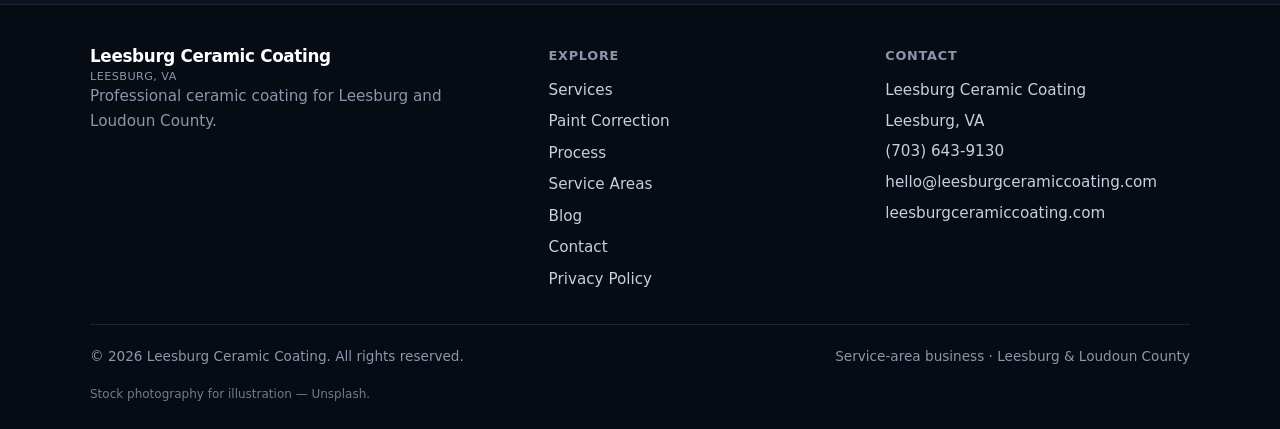
<file: process.html>
<!DOCTYPE html>
<html lang="en">
<head>
  <meta charset="UTF-8">
  <meta name="viewport" content="width=device-width, initial-scale=1">
  <title>Our Ceramic Coating Process | Leesburg Ceramic Coating</title>
  <meta name="description" content="How Leesburg Ceramic Coating preps, corrects, applies, and cures — mostly mobile, we come to you. Call (703) 643-9130.">
  <link rel="canonical" href="https://leesburgceramiccoating.com/process.html">
  <link rel="icon" href="favicon.svg" type="image/svg+xml">
  <link rel="stylesheet" href="css/styles.css">
  <script type="application/ld+json">
  {
    "@context": "https://schema.org",
    "@type": "LocalBusiness",
    "name": "Leesburg Ceramic Coating",
    "url": "https://leesburgceramiccoating.com",
    "telephone": "+17036439130",
    "email": "hello@leesburgceramiccoating.com",
    "description": "Professional ceramic coating for Leesburg and Loudoun County, VA.",
    "areaServed": [
      {"@type": "City", "name": "Leesburg", "containedInPlace": {"@type": "State", "name": "Virginia"}},
      {"@type": "Place", "name": "Lansdowne"},
      {"@type": "Place", "name": "River Creek"},
      {"@type": "Place", "name": "Potomac Station"},
      {"@type": "Place", "name": "Tuscarora"},
      {"@type": "Place", "name": "Exeter"},
      {"@type": "Place", "name": "Raspberry Falls"},
      {"@type": "City", "name": "Ashburn"},
      {"@type": "City", "name": "Sterling"},
      {"@type": "City", "name": "Reston"},
      {"@type": "City", "name": "Brambleton"},
      {"@type": "City", "name": "Purcellville"},
      {"@type": "City", "name": "Hamilton"},
      {"@type": "AdministrativeArea", "name": "Loudoun County", "containedInPlace": {"@type": "State", "name": "Virginia"}}
    ]
  }
  </script>
  <script type="application/ld+json">
  {
    "@context": "https://schema.org",
    "@type": "FAQPage",
    "mainEntity": [
      {
        "@type": "Question",
        "name": "How long does ceramic coating last?",
        "acceptedAnswer": {
          "@type": "Answer",
          "text": "Longevity depends on the system, prep quality, and how you maintain it. Our packages use transparent year-tier language — roughly 2–3, 5–6, and 8–10 year systems — and we'll recommend based on your goals at quote time. Call (703) 643-9130 or request a free quote to match a package to your paint."
        }
      },
      {
        "@type": "Question",
        "name": "Is ceramic coating the same as wax?",
        "acceptedAnswer": {
          "@type": "Answer",
          "text": "No. Wax sits on the surface and wears off relatively quickly. Ceramic coatings form a harder, longer-lasting protective layer with stronger gloss and hydrophobic behavior when properly applied over corrected paint. Ready to compare options for your car? Call Now or get a Free Quote."
        }
      },
      {
        "@type": "Question",
        "name": "Where do you apply and cure the coating?",
        "acceptedAnswer": {
          "@type": "Answer",
          "text": "We work mostly mobile, so we come to you. Application and cure depend on weather and garage access, and a garage or covered spot makes a big difference. We plan around humidity and temperature. Call (703) 643-9130 or request a free quote and we'll go over the setup for your vehicle."
        }
      },
      {
        "@type": "Question",
        "name": "Do I need paint correction before ceramic?",
        "acceptedAnswer": {
          "@type": "Answer",
          "text": "Often yes if you have swirls, haze, or oxidation — ceramic locks in what's underneath. We assess during the paint check and only recommend the correction level your finish needs. Call Now or get a Free Quote to schedule an assessment."
        }
      }
    ]
  }
  </script>
</head>
<body>
  <header class="site-header">
    <div class="container header-inner">
      <a class="logo" href="/">Leesburg Ceramic Coating<span>Leesburg, VA</span></a>
      <button class="nav-toggle" type="button" aria-expanded="false" aria-controls="main-nav">Menu</button>
      <nav class="main-nav" id="main-nav" aria-label="Primary">
        <a href="/">Home</a>
        <a href="services.html">Services</a>
        <a href="process.html" aria-current="page">Process</a>
        <a href="areas.html">Areas</a>
        <a href="/blog/">Blog</a>
        <a href="contact.html">Contact</a>
      </nav>
      <div class="header-cta">
        <a class="btn btn-ghost js-phone-link js-phone" href="tel:+17036439130">(703) 643-9130</a>
        <a class="btn btn-primary" href="contact.html">Get a Free Quote</a>
      </div>
    </div>
  </header>

  <main>
    <section class="page-hero page-hero--photo" style="--page-hero-bg: url('/images/polish-work.jpg')">
      <div class="container">
        <h1>How Ceramic Coating Works</h1>
        <p>Good ceramic coating is mostly prep and a proper cure. Here’s how we work: we’re mostly mobile and come to you, and we plan application and cure around weather and garage access.</p>
      </div>
    </section>

    <section class="section section-alt">
      <div class="container">
        <div class="section-header">
          <h2>Mostly Mobile: We Come to You</h2>
          <p>How we plan application and cure when we work at your home or workplace.</p>
        </div>
        <div class="grid-2">
          <article class="card">
            <h3>Weather &amp; conditions</h3>
            <p>Windblown dust, pollen, temperature, and humidity all affect how a coating flashes and cures. We schedule around the weather, humidity, and temperature.</p>
          </article>
          <article class="card">
            <h3>Garage or covered spot</h3>
            <p>A garage or covered spot makes a big difference, so tell us what you have when you request a quote. Coatings can be installed to manufacturer standards with warranty registration when the system supports it.</p>
          </article>
        </div>
      </div>
    </section>

    <section class="section">
      <div class="container">
        <ol class="process-list" style="margin-bottom:2.5rem;">
          <li class="process-item">
            <div class="step-num" aria-hidden="true">1</div>
            <div>
              <h3>Inspection</h3>
              <p>We evaluate paint condition, existing swirls or oxidation, and how you use the vehicle. That drives year-tier package recommendation (~2–3 / 5–6 / 8–10 yr) and correction level.</p>
            </div>
          </li>
        </ol>

        <div class="process-splits">
          <div class="split">
            <div class="split-media">
              <div class="img-frame"><img src="images/detailing-cloth.jpg" alt="Clean, glossy white Audi sedan parked in a garage detailing bay" width="800" height="520" loading="lazy"></div>
            </div>
            <div class="split-body">
              <div class="step-num" aria-hidden="true">2</div>
              <h3>Wash &amp; Decontamination</h3>
              <p>A thorough wash removes loose dirt. Chemical and mechanical decontamination clear bonded contaminants so the surface is ready for correction and coating.</p>
            </div>
          </div>

          <div class="split split--reverse">
            <div class="split-media">
              <div class="img-frame"><img src="images/polish-work.jpg" alt="Technician machine-polishing the roof of a white Mercedes sedan in a driveway next to a mobile detailing van" width="800" height="520" loading="lazy"></div>
            </div>
            <div class="split-body">
              <div class="step-num" aria-hidden="true">3</div>
              <h3>Paint Correction</h3>
              <p>Light polish or multi-stage <a href="paint-correction.html">paint correction</a> as needed to reduce swirls and refine clarity — matching Essential, Premium, or Ultimate goals before ceramic locks the finish in.</p>
            </div>
          </div>

          <div class="split">
            <div class="split-media">
              <div class="img-frame"><img src="images/water-beads.jpg" alt="Tight water beads covering the hood and grille of a neon green classic Camaro after ceramic coating" width="800" height="520" loading="lazy"></div>
            </div>
            <div class="split-body">
              <div class="step-num" aria-hidden="true">4</div>
              <h3>Ceramic Application</h3>
              <p>Professional ceramic is applied in sections for even coverage and strong bonding to prepared paint.</p>
            </div>
          </div>
        </div>

        <ol class="process-list" start="5" style="margin-top:0.5rem;">
          <li class="process-item">
            <div class="step-num" aria-hidden="true">5</div>
            <div>
              <h3>Cure &amp; Handoff</h3>
              <p>Proper cure time in suitable conditions, a final check, and a clear aftercare guide so you know how to wash and maintain hydrophobic performance for the full year-tier life of your system.</p>
            </div>
          </li>
        </ol>
      </div>
    </section>

    <section class="section section-alt">
      <div class="container">
        <div class="section-header">
          <h2>Short FAQ</h2>
          <p>Quick answers — then Call Now or request a Free Quote.</p>
        </div>
        <div class="faq">
          <details>
            <summary>How long does ceramic coating last?</summary>
            <p>Longevity depends on the system, prep quality, and how you maintain it. Our packages use transparent year-tier language — roughly 2–3, 5–6, and 8–10 year systems — and we’ll recommend based on your goals at quote time. Call <a class="js-phone-link js-phone" href="tel:+17036439130">(703) 643-9130</a> or <a href="contact.html">request a free quote</a> to match a package to your paint.</p>
          </details>
          <details>
            <summary>Is ceramic coating the same as wax?</summary>
            <p>No. Wax sits on the surface and wears off relatively quickly. Ceramic coatings form a harder, longer-lasting protective layer with stronger gloss and hydrophobic behavior when properly applied over corrected paint. Ready to compare options for your car? <a class="js-phone-link" href="tel:+17036439130">Call Now</a> or <a href="contact.html">get a Free Quote</a>.</p>
          </details>
          <details>
            <summary>Where do you apply and cure the coating?</summary>
            <p>We work mostly mobile, so we come to you. Application and cure depend on weather and garage access, and a garage or covered spot makes a big difference. We plan around humidity and temperature. Call <a class="js-phone-link js-phone" href="tel:+17036439130">(703) 643-9130</a> or <a href="contact.html">request a free quote</a> and we’ll go over the setup for your vehicle.</p>
          </details>
          <details>
            <summary>Do I need paint correction before ceramic?</summary>
            <p>Often yes if you have swirls, haze, or oxidation — ceramic locks in what’s underneath. We assess during the paint check and only recommend the correction level your finish needs. <a class="js-phone-link" href="tel:+17036439130">Call Now</a> or <a href="contact.html">get a Free Quote</a> to schedule an assessment. Learn more on our <a href="paint-correction.html">paint correction</a> page.</p>
          </details>
        </div>
      </div>
    </section>

    <section class="cta-band">
      <div class="container">
        <h2>Questions about the process?</h2>
        <p>Call us — we’re happy to walk through what your paint needs before you commit.</p>
        <div class="cta-actions">
          <a class="btn btn-primary btn-lg js-phone-link" href="tel:+17036439130">Call Now · <span class="js-phone">(703) 643-9130</span></a>
          <a class="btn btn-outline btn-lg" href="contact.html">Get a Free Quote</a>
        </div>
      </div>
    </section>
    <section class="section">
      <div class="container related-reading">
        <h2>Related reading</h2>
        <ul>
          <li><a href="/blog/can-i-apply-ceramic-coating-myself/">Can I Apply Ceramic Coating Myself? DIY Brands, Videos, and Honest Pros and Cons</a></li>
        </ul>
      </div>
    </section>

  </main>

  <footer class="site-footer">
    <div class="container">
      <div class="footer-grid">
        <div class="footer-brand">
          <a class="logo" href="/">Leesburg Ceramic Coating<span>Leesburg, VA</span></a>
          <p>Professional ceramic coating for Leesburg and Loudoun County.</p>
        </div>
        <div class="footer-col">
          <h3>Explore</h3>
          <ul>
            <li><a href="services.html">Services</a></li>
            <li><a href="paint-correction.html">Paint Correction</a></li>
            <li><a href="process.html">Process</a></li>
            <li><a href="areas.html">Service Areas</a></li>
            <li><a href="/blog/">Blog</a></li>
            <li><a href="contact.html">Contact</a></li>
            <li><a href="/privacy.html">Privacy Policy</a></li>
          </ul>
        </div>
        <div class="footer-col">
          <h3>Contact</h3>
          <div class="footer-nap">
            <span>Leesburg Ceramic Coating</span>
            <span>Leesburg, VA</span>
            <a class="js-phone-link js-phone" href="tel:+17036439130">(703) 643-9130</a>
            <a href="mailto:hello@leesburgceramiccoating.com">hello@leesburgceramiccoating.com</a>
            <a href="https://leesburgceramiccoating.com">leesburgceramiccoating.com</a>
          </div>
        </div>
      </div>
      <div class="footer-bottom">
        <span>&copy; <span id="y"></span> Leesburg Ceramic Coating. All rights reserved.</span>
        <span>Service-area business · Leesburg &amp; Loudoun County</span>
        <span class="footer-attr">Stock photography for illustration — Unsplash.</span>
      </div>
    </div>
  </footer>
  <script>document.getElementById("y").textContent = new Date().getFullYear();</script>
  <script src="js/config.js"></script>
  <script src="js/main.js"></script>
  <script type="text/javascript" src="https://cdn.callrail.com/companies/510680444/3d581bb9ada14aea2501/12/swap.js"></script>
</body>
</html>
</file>
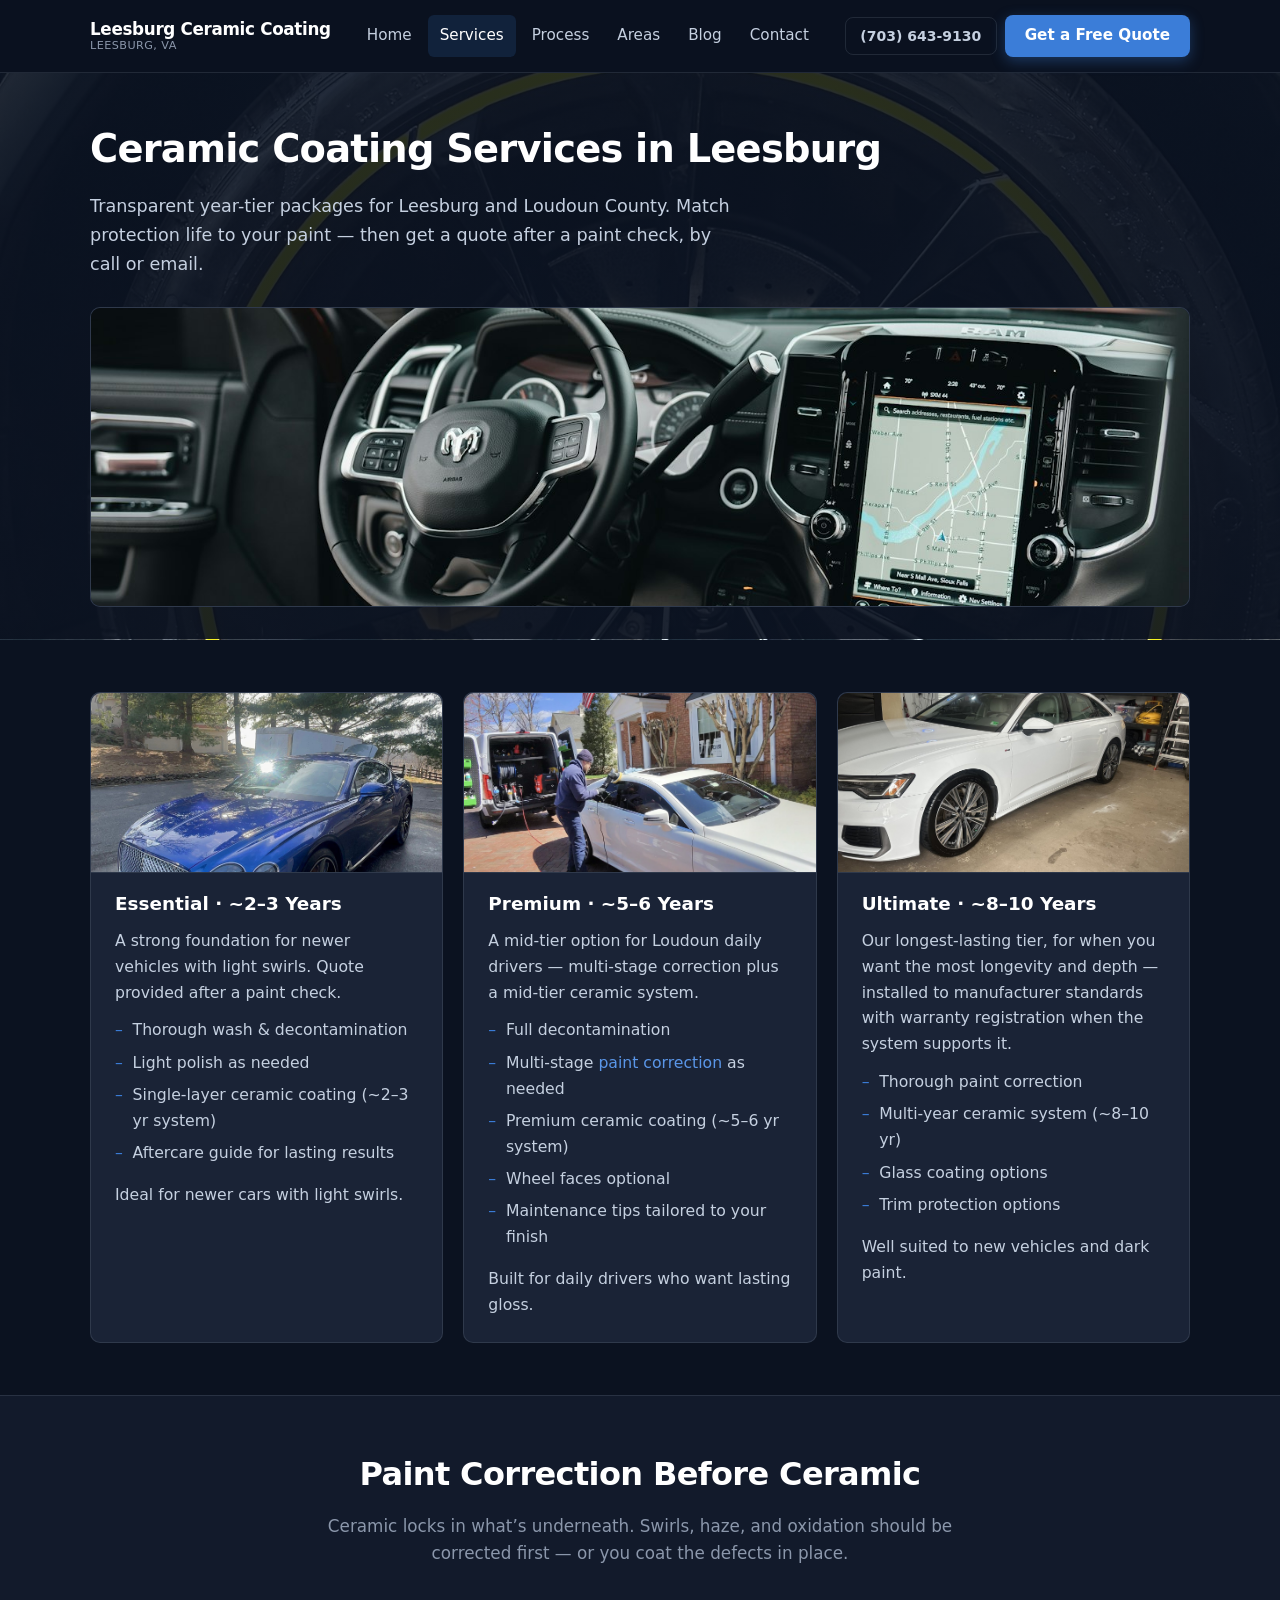
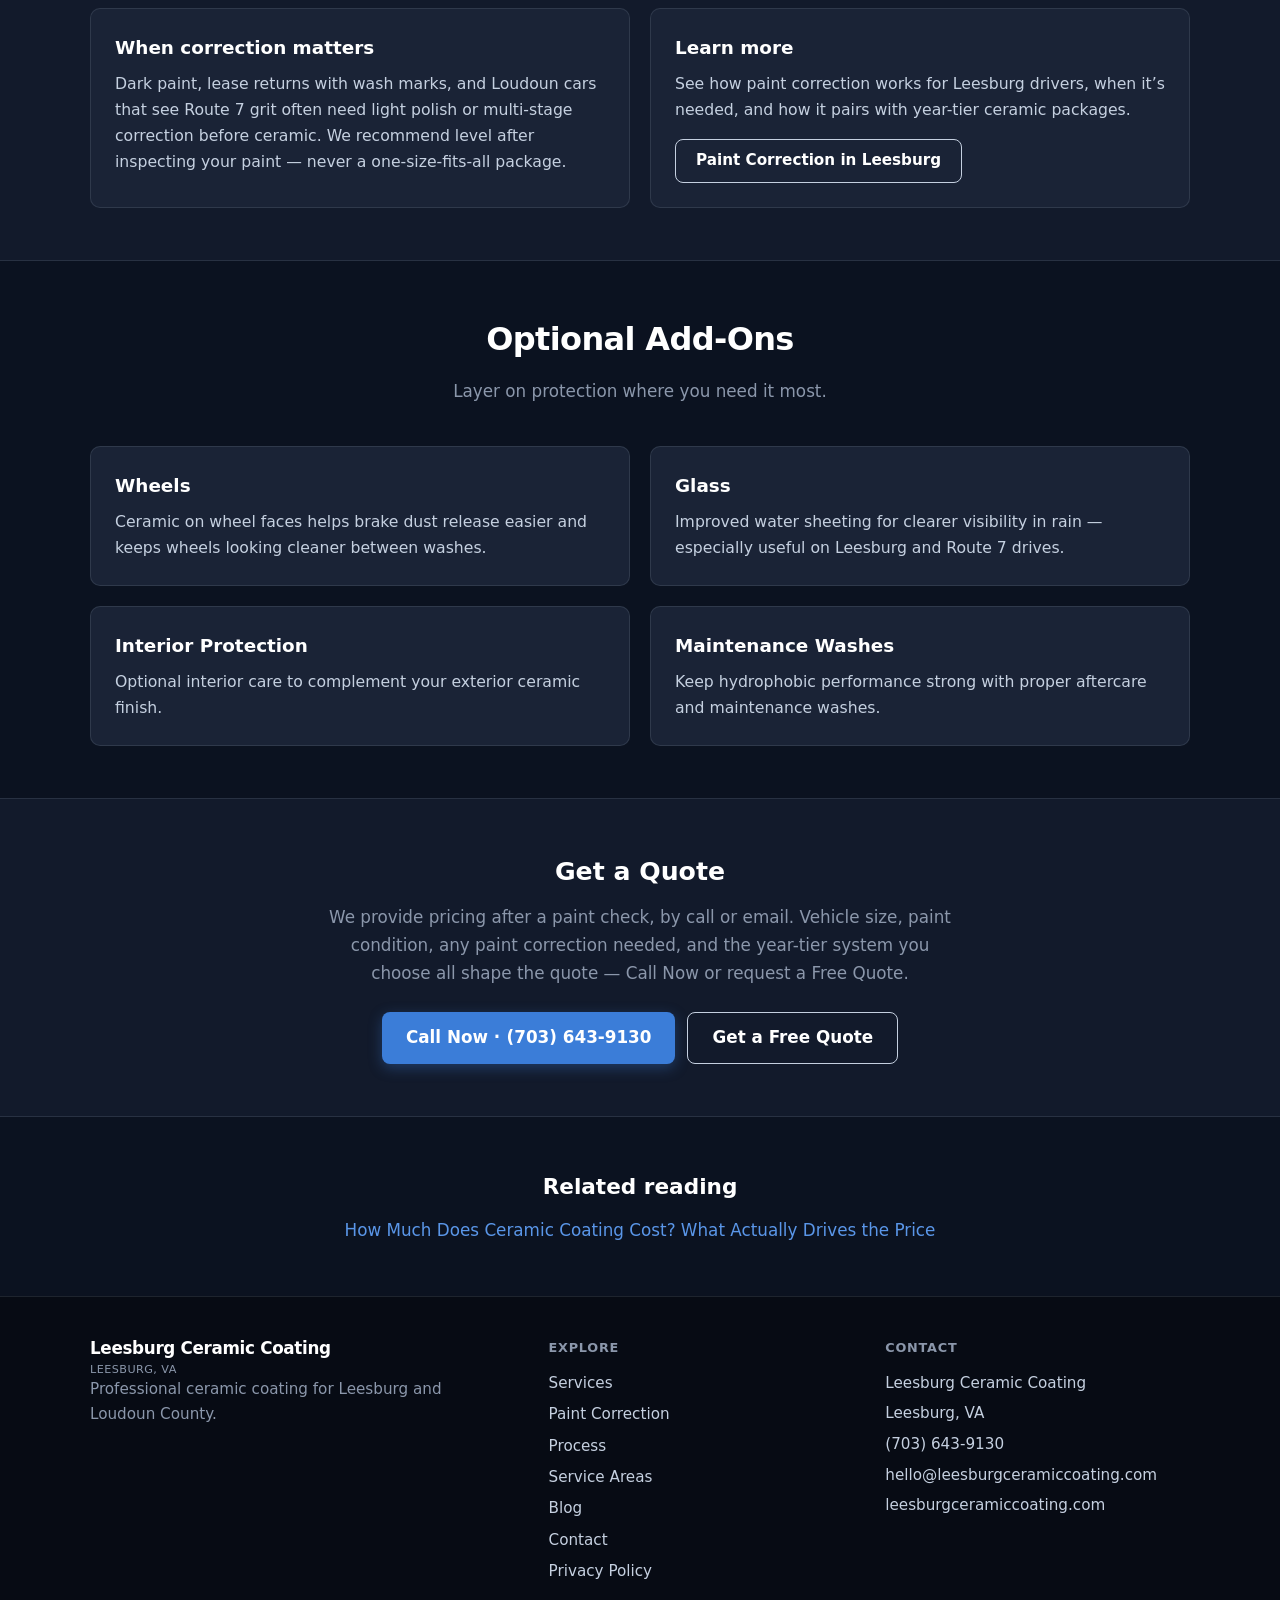
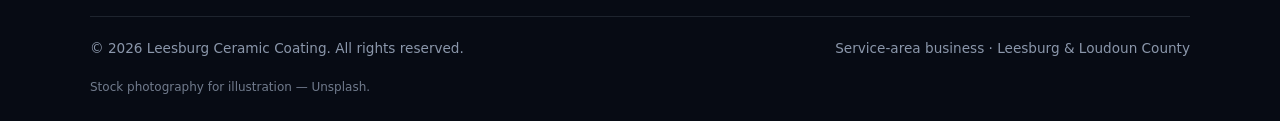
<file: services.html>
<!DOCTYPE html>
<html lang="en">
<head>
  <meta charset="UTF-8">
  <meta name="viewport" content="width=device-width, initial-scale=1">
  <title>Ceramic Coating Packages in Leesburg | Leesburg Ceramic Coating</title>
  <meta name="description" content="Leesburg ceramic coating packages by year tier: ~2–3, 5–6, and 8–10 year systems. Pricing provided after a paint check by call or email. Call (703) 643-9130.">
  <link rel="canonical" href="https://leesburgceramiccoating.com/services.html">
  <link rel="icon" href="favicon.svg" type="image/svg+xml">
  <link rel="stylesheet" href="css/styles.css">
  <script type="application/ld+json">
  {
    "@context": "https://schema.org",
    "@type": "LocalBusiness",
    "name": "Leesburg Ceramic Coating",
    "url": "https://leesburgceramiccoating.com",
    "telephone": "+17036439130",
    "email": "hello@leesburgceramiccoating.com",
    "description": "Professional ceramic coating for Leesburg and Loudoun County, VA.",
    "areaServed": [
      {"@type": "City", "name": "Leesburg", "containedInPlace": {"@type": "State", "name": "Virginia"}},
      {"@type": "Place", "name": "Lansdowne"},
      {"@type": "Place", "name": "River Creek"},
      {"@type": "Place", "name": "Potomac Station"},
      {"@type": "Place", "name": "Tuscarora"},
      {"@type": "Place", "name": "Exeter"},
      {"@type": "Place", "name": "Raspberry Falls"},
      {"@type": "City", "name": "Ashburn"},
      {"@type": "City", "name": "Sterling"},
      {"@type": "City", "name": "Reston"},
      {"@type": "City", "name": "Brambleton"},
      {"@type": "City", "name": "Purcellville"},
      {"@type": "City", "name": "Hamilton"},
      {"@type": "AdministrativeArea", "name": "Loudoun County", "containedInPlace": {"@type": "State", "name": "Virginia"}}
    ]
  }
  </script>
</head>
<body>
  <header class="site-header">
    <div class="container header-inner">
      <a class="logo" href="/">Leesburg Ceramic Coating<span>Leesburg, VA</span></a>
      <button class="nav-toggle" type="button" aria-expanded="false" aria-controls="main-nav">Menu</button>
      <nav class="main-nav" id="main-nav" aria-label="Primary">
        <a href="/">Home</a>
        <a href="services.html" aria-current="page">Services</a>
        <a href="process.html">Process</a>
        <a href="areas.html">Areas</a>
        <a href="/blog/">Blog</a>
        <a href="contact.html">Contact</a>
      </nav>
      <div class="header-cta">
        <a class="btn btn-ghost js-phone-link js-phone" href="tel:+17036439130">(703) 643-9130</a>
        <a class="btn btn-primary" href="contact.html">Get a Free Quote</a>
      </div>
    </div>
  </header>

  <main>
    <section class="page-hero page-hero--photo" style="--page-hero-bg: url('/images/black-gloss.jpg')">
      <div class="container">
        <h1>Ceramic Coating Services in Leesburg</h1>
        <p>Transparent year-tier packages for Leesburg and Loudoun County. Match protection life to your paint — then get a quote after a paint check, by call or email.</p>
        <div class="img-frame banner-img"><img src="images/hood-drops.jpg" alt="Water droplets on a ceramic-coated car hood" width="1200" height="400" loading="eager"></div>
      </div>
    </section>

    <section class="section">
      <div class="container">
        <div class="grid-3">
          <article class="card">
            <div class="card-img"><img src="images/gloss.jpg" alt="Glossy blue Bentley Continental GT on a wet driveway after a wash" width="600" height="360" loading="lazy"></div>
            <h3>Essential · ~2–3 Years</h3>
            <p>A strong foundation for newer vehicles with light swirls. Quote provided after a paint check.</p>
            <ul>
              <li>Thorough wash &amp; decontamination</li>
              <li>Light polish as needed</li>
              <li>Single-layer ceramic coating (~2–3 yr system)</li>
              <li>Aftercare guide for lasting results</li>
            </ul>
            <p class="muted mt-2">Ideal for newer cars with light swirls.</p>
          </article>

          <article class="card">
            <div class="card-img"><img src="images/polish-work.jpg" alt="Technician polishing a white Mercedes sedan in a driveway beside a mobile detailing van" width="600" height="360" loading="lazy"></div>
            <h3>Premium · ~5–6 Years</h3>
            <p>A mid-tier option for Loudoun daily drivers — multi-stage correction plus a mid-tier ceramic system.</p>
            <ul>
              <li>Full decontamination</li>
              <li>Multi-stage <a href="paint-correction.html">paint correction</a> as needed</li>
              <li>Premium ceramic coating (~5–6 yr system)</li>
              <li>Wheel faces optional</li>
              <li>Maintenance tips tailored to your finish</li>
            </ul>
            <p class="muted mt-2">Built for daily drivers who want lasting gloss.</p>
          </article>

          <article class="card">
            <div class="card-img"><img src="images/detailing-cloth.jpg" alt="Clean, glossy white Audi sedan in a garage detailing bay" width="600" height="360" loading="lazy"></div>
            <h3>Ultimate · ~8–10 Years</h3>
            <p>Our longest-lasting tier, for when you want the most longevity and depth — installed to manufacturer standards with warranty registration when the system supports it.</p>
            <ul>
              <li>Thorough paint correction</li>
              <li>Multi-year ceramic system (~8–10 yr)</li>
              <li>Glass coating options</li>
              <li>Trim protection options</li>
            </ul>
            <p class="muted mt-2">Well suited to new vehicles and dark paint.</p>
          </article>
        </div>
      </div>
    </section>

    <section class="section section-alt">
      <div class="container">
        <div class="section-header">
          <h2>Paint Correction Before Ceramic</h2>
          <p>Ceramic locks in what’s underneath. Swirls, haze, and oxidation should be corrected first — or you coat the defects in place.</p>
        </div>
        <div class="grid-2">
          <article class="card">
            <h3>When correction matters</h3>
            <p>Dark paint, lease returns with wash marks, and Loudoun cars that see Route 7 grit often need light polish or multi-stage correction before ceramic. We recommend level after inspecting your paint — never a one-size-fits-all package.</p>
          </article>
          <article class="card">
            <h3>Learn more</h3>
            <p>See how paint correction works for Leesburg drivers, when it’s needed, and how it pairs with year-tier ceramic packages.</p>
            <p class="mt-2"><a class="btn btn-outline" href="paint-correction.html">Paint Correction in Leesburg</a></p>
          </article>
        </div>
      </div>
    </section>

    <section class="section">
      <div class="container">
        <div class="section-header">
          <h2>Optional Add-Ons</h2>
          <p>Layer on protection where you need it most.</p>
        </div>
        <div class="grid-2">
          <article class="card">
            <h3>Wheels</h3>
            <p>Ceramic on wheel faces helps brake dust release easier and keeps wheels looking cleaner between washes.</p>
          </article>
          <article class="card">
            <h3>Glass</h3>
            <p>Improved water sheeting for clearer visibility in rain — especially useful on Leesburg and Route 7 drives.</p>
          </article>
          <article class="card">
            <h3>Interior Protection</h3>
            <p>Optional interior care to complement your exterior ceramic finish.</p>
          </article>
          <article class="card">
            <h3>Maintenance Washes</h3>
            <p>Keep hydrophobic performance strong with proper aftercare and maintenance washes.</p>
          </article>
        </div>
      </div>
    </section>

    <section class="section section-alt">
      <div class="container text-center">
        <h2 style="color:var(--white);margin-bottom:0.75rem;">Get a Quote</h2>
        <p class="muted" style="max-width:40rem;margin:0 auto 1.5rem;">We provide pricing after a paint check, by call or email. Vehicle size, paint condition, any paint correction needed, and the year-tier system you choose all shape the quote — Call Now or request a Free Quote.</p>
        <div class="cta-actions">
          <a class="btn btn-primary btn-lg js-phone-link" href="tel:+17036439130">Call Now · <span class="js-phone">(703) 643-9130</span></a>
          <a class="btn btn-outline btn-lg" href="contact.html">Get a Free Quote</a>
        </div>
      </div>
    </section>
    <section class="section">
      <div class="container related-reading">
        <h2>Related reading</h2>
        <ul>
          <li><a href="/blog/how-much-does-ceramic-coating-cost/">How Much Does Ceramic Coating Cost? What Actually Drives the Price</a></li>
        </ul>
      </div>
    </section>

  </main>

  <footer class="site-footer">
    <div class="container">
      <div class="footer-grid">
        <div class="footer-brand">
          <a class="logo" href="/">Leesburg Ceramic Coating<span>Leesburg, VA</span></a>
          <p>Professional ceramic coating for Leesburg and Loudoun County.</p>
        </div>
        <div class="footer-col">
          <h3>Explore</h3>
          <ul>
            <li><a href="services.html">Services</a></li>
            <li><a href="paint-correction.html">Paint Correction</a></li>
            <li><a href="process.html">Process</a></li>
            <li><a href="areas.html">Service Areas</a></li>
            <li><a href="/blog/">Blog</a></li>
            <li><a href="contact.html">Contact</a></li>
            <li><a href="/privacy.html">Privacy Policy</a></li>
          </ul>
        </div>
        <div class="footer-col">
          <h3>Contact</h3>
          <div class="footer-nap">
            <span>Leesburg Ceramic Coating</span>
            <span>Leesburg, VA</span>
            <a class="js-phone-link js-phone" href="tel:+17036439130">(703) 643-9130</a>
            <a href="mailto:hello@leesburgceramiccoating.com">hello@leesburgceramiccoating.com</a>
            <a href="https://leesburgceramiccoating.com">leesburgceramiccoating.com</a>
          </div>
        </div>
      </div>
      <div class="footer-bottom">
        <span>&copy; <span id="y"></span> Leesburg Ceramic Coating. All rights reserved.</span>
        <span>Service-area business · Leesburg &amp; Loudoun County</span>
        <span class="footer-attr">Stock photography for illustration — Unsplash.</span>
      </div>
    </div>
  </footer>
  <script>document.getElementById("y").textContent = new Date().getFullYear();</script>
  <script src="js/config.js"></script>
  <script src="js/main.js"></script>
  <script type="text/javascript" src="https://cdn.callrail.com/companies/510680444/3d581bb9ada14aea2501/12/swap.js"></script>
</body>
</html>
</file>
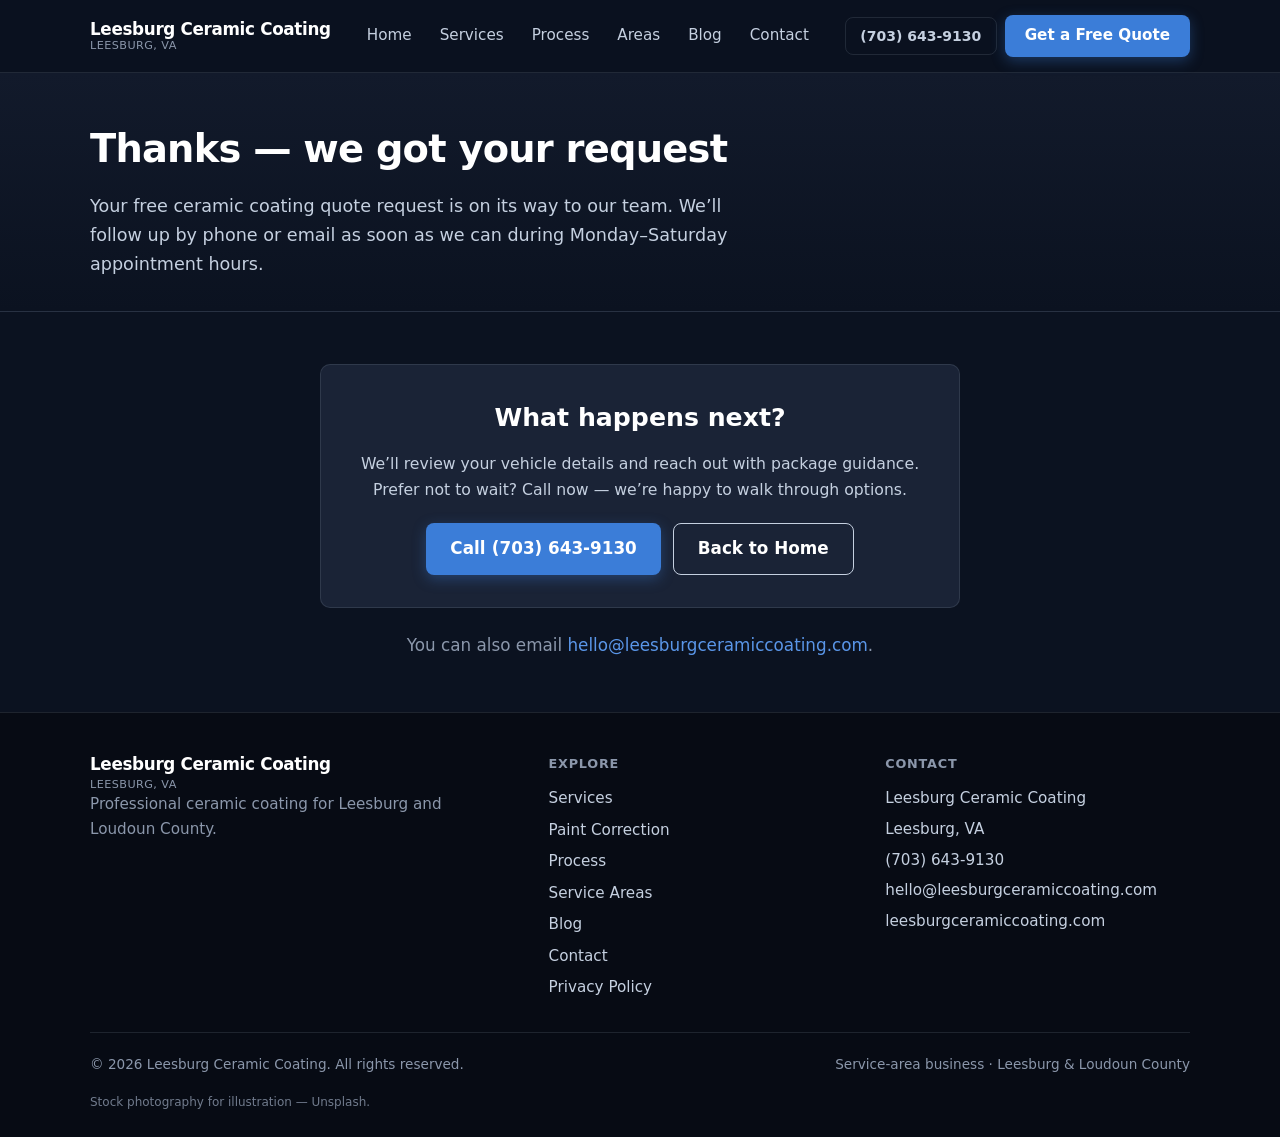
<file: thank-you.html>
<!DOCTYPE html>
<html lang="en">
<head>
  <meta charset="UTF-8">
  <meta name="viewport" content="width=device-width, initial-scale=1">
  <title>Thank You | Leesburg Ceramic Coating</title>
  <meta name="description" content="Thanks for requesting a ceramic coating quote. Leesburg Ceramic Coating will follow up soon. Call (703) 643-9130 anytime.">
  <meta name="robots" content="noindex, follow">
  <link rel="canonical" href="https://leesburgceramiccoating.com/thank-you.html">
  <link rel="icon" href="favicon.svg" type="image/svg+xml">
  <link rel="stylesheet" href="css/styles.css">
  <script type="application/ld+json">
  {
    "@context": "https://schema.org",
    "@type": "LocalBusiness",
    "name": "Leesburg Ceramic Coating",
    "url": "https://leesburgceramiccoating.com",
    "telephone": "+17036439130",
    "email": "hello@leesburgceramiccoating.com",
    "description": "Professional ceramic coating for Leesburg and Loudoun County, VA.",
    "areaServed": [
      {"@type": "City", "name": "Leesburg", "containedInPlace": {"@type": "State", "name": "Virginia"}},
      {"@type": "Place", "name": "Lansdowne"},
      {"@type": "Place", "name": "River Creek"},
      {"@type": "Place", "name": "Potomac Station"},
      {"@type": "Place", "name": "Exeter"},
      {"@type": "Place", "name": "Raspberry Falls"},
      {"@type": "City", "name": "Ashburn"},
      {"@type": "City", "name": "Purcellville"},
      {"@type": "City", "name": "Hamilton"},
      {"@type": "City", "name": "Sterling"}
    ]
  }
  </script>
</head>
<body>
  <header class="site-header">
    <div class="container header-inner">
      <a class="logo" href="/">Leesburg Ceramic Coating<span>Leesburg, VA</span></a>
      <button class="nav-toggle" type="button" aria-expanded="false" aria-controls="main-nav">Menu</button>
      <nav class="main-nav" id="main-nav" aria-label="Primary">
        <a href="/">Home</a>
        <a href="services.html">Services</a>
        <a href="process.html">Process</a>
        <a href="areas.html">Areas</a>
        <a href="/blog/">Blog</a>
        <a href="contact.html">Contact</a>
      </nav>
      <div class="header-cta">
        <a class="btn btn-ghost js-phone-link js-phone" href="tel:+17036439130">(703) 643-9130</a>
        <a class="btn btn-primary" href="contact.html#quote-form">Get a Free Quote</a>
      </div>
    </div>
  </header>

  <main>
    <section class="page-hero">
      <div class="container">
        <h1>Thanks — we got your request</h1>
        <p>Your free ceramic coating quote request is on its way to our team. We’ll follow up by phone or email as soon as we can during Monday–Saturday appointment hours.</p>
      </div>
    </section>

    <section class="section">
      <div class="container" style="max-width:40rem;text-align:center;">
        <div class="card" style="padding:2rem;">
          <h2 style="color:var(--white);margin-bottom:0.75rem;">What happens next?</h2>
          <p class="muted" style="margin-bottom:1.25rem;">We’ll review your vehicle details and reach out with package guidance. Prefer not to wait? Call now — we’re happy to walk through options.</p>
          <div class="cta-actions" style="justify-content:center;">
            <a class="btn btn-primary btn-lg js-phone-link" href="tel:+17036439130">Call <span class="js-phone">(703) 643-9130</span></a>
            <a class="btn btn-outline btn-lg" href="/">Back to Home</a>
          </div>
        </div>
        <p class="muted mt-3">You can also email <a href="mailto:hello@leesburgceramiccoating.com">hello@leesburgceramiccoating.com</a>.</p>
      </div>
    </section>
  </main>

  <footer class="site-footer">
    <div class="container">
      <div class="footer-grid">
        <div class="footer-brand">
          <a class="logo" href="/">Leesburg Ceramic Coating<span>Leesburg, VA</span></a>
          <p>Professional ceramic coating for Leesburg and Loudoun County.</p>
        </div>
        <div class="footer-col">
          <h3>Explore</h3>
          <ul>
            <li><a href="services.html">Services</a></li>
            <li><a href="paint-correction.html">Paint Correction</a></li>
            <li><a href="process.html">Process</a></li>
            <li><a href="areas.html">Service Areas</a></li>
            <li><a href="/blog/">Blog</a></li>
            <li><a href="contact.html">Contact</a></li>
            <li><a href="/privacy.html">Privacy Policy</a></li>
          </ul>
        </div>
        <div class="footer-col">
          <h3>Contact</h3>
          <div class="footer-nap">
            <span>Leesburg Ceramic Coating</span>
            <span>Leesburg, VA</span>
            <a class="js-phone-link js-phone" href="tel:+17036439130">(703) 643-9130</a>
            <a href="mailto:hello@leesburgceramiccoating.com">hello@leesburgceramiccoating.com</a>
            <a href="https://leesburgceramiccoating.com">leesburgceramiccoating.com</a>
          </div>
        </div>
      </div>
      <div class="footer-bottom">
        <span>&copy; <span id="y"></span> Leesburg Ceramic Coating. All rights reserved.</span>
        <span>Service-area business · Leesburg &amp; Loudoun County</span>
        <span class="footer-attr">Stock photography for illustration — Unsplash.</span>
      </div>
    </div>
  </footer>
  <script>document.getElementById("y").textContent = new Date().getFullYear();</script>
  <script src="js/config.js"></script>
  <script src="js/main.js"></script>
  <script type="text/javascript" src="https://cdn.callrail.com/companies/510680444/3d581bb9ada14aea2501/12/swap.js"></script>
</body>
</html>
</file>
<file: css/styles.css>
/* Leesburg Ceramic Coating — shared styles */
:root {
  --navy: #0b1220;
  --navy-2: #121a2b;
  --charcoal: #1a2336;
  --slate: #2a3548;
  --silver: #c5d0e0;
  --accent: #3b7dd8;
  --accent-hover: #5a96e8;
  --accent-soft: rgba(59, 125, 216, 0.15);
  --white: #ffffff;
  --off-white: #f4f6f9;
  --muted: #8b97ab;
  --text: #e8edf5;
  --text-dark: #1a2336;
  --border: rgba(197, 208, 224, 0.12);
  --radius: 10px;
  --shadow: 0 8px 30px rgba(0, 0, 0, 0.35);
  --max: 1100px;
  --header-h: 72px;
  --font: "Segoe UI", system-ui, -apple-system, BlinkMacSystemFont, "Helvetica Neue", Arial, sans-serif;
}

*, *::before, *::after { box-sizing: border-box; margin: 0; padding: 0; }

html { scroll-behavior: smooth; }

body {
  font-family: var(--font);
  background: var(--navy);
  color: var(--text);
  line-height: 1.65;
  font-size: 1.05rem;
  -webkit-font-smoothing: antialiased;
}

img { max-width: 100%; display: block; }
a { color: var(--accent-hover); text-decoration: none; }
a:hover { text-decoration: underline; }
ul { list-style: none; }

.container {
  width: min(100% - 2rem, var(--max));
  margin-inline: auto;
}

/* Header */
.site-header {
  position: sticky;
  top: 0;
  z-index: 100;
  background: rgba(11, 18, 32, 0.92);
  backdrop-filter: blur(12px);
  border-bottom: 1px solid var(--border);
}

.header-inner {
  display: flex;
  align-items: center;
  justify-content: space-between;
  gap: 1rem;
  min-height: var(--header-h);
}

.logo {
  font-weight: 700;
  font-size: 1.05rem;
  color: var(--white);
  letter-spacing: -0.02em;
  text-decoration: none;
  line-height: 1.25;
}
.logo:hover { text-decoration: none; color: var(--silver); }
.logo span { display: block; font-size: 0.7rem; font-weight: 500; color: var(--muted); letter-spacing: 0.04em; text-transform: uppercase; }

.nav-toggle {
  display: none;
  background: transparent;
  border: 1px solid var(--border);
  color: var(--white);
  padding: 0.45rem 0.7rem;
  border-radius: 6px;
  cursor: pointer;
  font-size: 0.9rem;
}

.nav-toggle[aria-expanded="true"] { border-color: var(--accent); }

.main-nav {
  display: flex;
  align-items: center;
  gap: 0.25rem;
}

.main-nav a {
  color: var(--silver);
  padding: 0.5rem 0.75rem;
  border-radius: 6px;
  font-size: 0.95rem;
  font-weight: 500;
  text-decoration: none;
}
.main-nav a:hover,
.main-nav a[aria-current="page"] {
  color: var(--white);
  background: var(--accent-soft);
  text-decoration: none;
}

.header-cta {
  display: flex;
  align-items: center;
  gap: 0.5rem;
  flex-shrink: 0;
}

.btn {
  display: inline-flex;
  align-items: center;
  justify-content: center;
  gap: 0.4rem;
  padding: 0.7rem 1.25rem;
  border-radius: 8px;
  font-weight: 600;
  font-size: 0.95rem;
  border: none;
  cursor: pointer;
  text-decoration: none;
  transition: background 0.15s, transform 0.1s, box-shadow 0.15s;
  line-height: 1.3;
}
.btn:hover { text-decoration: none; transform: translateY(-1px); }
.btn:active { transform: translateY(0); }

.btn-primary {
  background: var(--accent);
  color: var(--white);
  box-shadow: 0 4px 14px rgba(59, 125, 216, 0.35);
}
.btn-primary:hover { background: var(--accent-hover); color: var(--white); }

.btn-outline {
  background: transparent;
  color: var(--white);
  border: 1px solid var(--silver);
}
.btn-outline:hover { background: rgba(255,255,255,0.06); color: var(--white); border-color: var(--white); }

.btn-ghost {
  background: transparent;
  color: var(--silver);
  border: 1px solid var(--border);
  padding: 0.55rem 0.9rem;
  font-size: 0.875rem;
}
.btn-ghost:hover { color: var(--white); border-color: var(--accent); }

.btn-lg { padding: 0.9rem 1.5rem; font-size: 1.05rem; }
.btn-block { width: 100%; }

/* Hero */
.hero {
  position: relative;
  isolation: isolate;
  padding: 3.5rem 0 3rem;
  min-height: 420px;
  display: flex;
  align-items: center;
  background-color: var(--navy-2);
  background-image:
    radial-gradient(ellipse 80% 60% at 70% 20%, rgba(59, 125, 216, 0.18), transparent 55%),
    linear-gradient(180deg, var(--navy-2) 0%, var(--navy) 100%);
  background-size: cover;
  background-position: center;
  background-repeat: no-repeat;
  border-bottom: 1px solid var(--border);
}
.hero.hero--photo {
  background-image:
    linear-gradient(105deg, rgba(11, 18, 32, 0.92) 0%, rgba(11, 18, 32, 0.78) 45%, rgba(11, 18, 32, 0.55) 100%),
    var(--hero-bg, none);
}
.hero > .container {
  position: relative;
  z-index: 1;
  width: min(100% - 2rem, var(--max));
}

.hero-grid {
  display: grid;
  gap: 2.5rem;
  align-items: center;
}

@media (min-width: 800px) {
  .hero-grid { grid-template-columns: 1.2fr 0.8fr; }
}

.hero-badge {
  display: inline-block;
  font-size: 0.75rem;
  font-weight: 600;
  letter-spacing: 0.06em;
  text-transform: uppercase;
  color: var(--accent-hover);
  background: var(--accent-soft);
  padding: 0.35rem 0.75rem;
  border-radius: 999px;
  margin-bottom: 1rem;
}

.hero h1 {
  font-size: clamp(1.85rem, 4.5vw, 2.75rem);
  line-height: 1.15;
  letter-spacing: -0.03em;
  color: var(--white);
  margin-bottom: 1rem;
}

.hero-lead {
  font-size: 1.15rem;
  color: var(--silver);
  max-width: 36rem;
  margin-bottom: 1.75rem;
}

.hero-actions {
  display: flex;
  flex-wrap: wrap;
  gap: 0.75rem;
  margin-bottom: 1.5rem;
}

.hero-note {
  font-size: 0.9rem;
  color: var(--muted);
}

.hero-card {
  background: var(--charcoal);
  border: 1px solid var(--border);
  border-radius: calc(var(--radius) + 4px);
  padding: 1.75rem;
  box-shadow: var(--shadow);
}

.hero-card h2 {
  font-size: 1.1rem;
  color: var(--white);
  margin-bottom: 1rem;
}

.hero-card ul { display: grid; gap: 0.75rem; }
.hero-card li {
  display: flex;
  gap: 0.65rem;
  align-items: flex-start;
  color: var(--silver);
  font-size: 0.95rem;
}
.hero-card li::before {
  content: "";
  flex-shrink: 0;
  width: 8px;
  height: 8px;
  margin-top: 0.45rem;
  border-radius: 50%;
  background: var(--accent);
}

/* Sections */
.section { padding: 3.25rem 0; }
.section-alt { background: var(--navy-2); border-block: 1px solid var(--border); }
.section-light {
  background: var(--off-white);
  color: var(--text-dark);
  border-block: 1px solid #dde3ee;
}
.section-light h2,
.section-light h3 { color: var(--navy); }
.section-light p,
.section-light li { color: #3a4558; }
.section-light .muted { color: #5a667a; }

.section-header {
  text-align: center;
  max-width: 40rem;
  margin: 0 auto 2.5rem;
}
.section-header h2 {
  font-size: clamp(1.5rem, 3vw, 2rem);
  letter-spacing: -0.02em;
  color: var(--white);
  margin-bottom: 0.75rem;
}
.section-header p { color: var(--muted); }

.section-light .section-header h2 { color: var(--navy); }
.section-light .section-header p { color: #5a667a; }

/* Cards / grids */
.grid-3 {
  display: grid;
  gap: 1.25rem;
}
@media (min-width: 700px) {
  .grid-3 { grid-template-columns: repeat(3, 1fr); }
}

.grid-2 {
  display: grid;
  gap: 1.25rem;
}
@media (min-width: 700px) {
  .grid-2 { grid-template-columns: repeat(2, 1fr); }
}

.card {
  background: var(--charcoal);
  border: 1px solid var(--border);
  border-radius: var(--radius);
  padding: 1.5rem;
}
.card h3 {
  font-size: 1.15rem;
  color: var(--white);
  margin-bottom: 0.5rem;
}
.card p, .card li { color: var(--silver); font-size: 0.98rem; }
.card ul { margin-top: 0.75rem; display: grid; gap: 0.4rem; }
.card li {
  padding-left: 1.1rem;
  position: relative;
}
.card li::before {
  content: "–";
  position: absolute;
  left: 0;
  color: var(--accent);
}

.card-popular {
  border-color: var(--accent);
  box-shadow: 0 0 0 1px var(--accent), var(--shadow);
  position: relative;
}
.card-badge {
  position: absolute;
  top: -0.65rem;
  right: 1rem;
  background: var(--accent);
  color: var(--white);
  font-size: 0.7rem;
  font-weight: 700;
  letter-spacing: 0.04em;
  text-transform: uppercase;
  padding: 0.25rem 0.6rem;
  border-radius: 999px;
}

.section-light .card {
  background: var(--white);
  border-color: #dde3ee;
  box-shadow: 0 4px 16px rgba(11, 18, 32, 0.06);
}
.section-light .card h3 { color: var(--navy); }
.section-light .card p,
.section-light .card li { color: #3a4558; }

.step-num {
  display: inline-flex;
  align-items: center;
  justify-content: center;
  width: 2rem;
  height: 2rem;
  border-radius: 50%;
  background: var(--accent-soft);
  color: var(--accent-hover);
  font-weight: 700;
  font-size: 0.9rem;
  margin-bottom: 0.75rem;
}

/* CTA band */
.cta-band {
  padding: 3rem 0;
  background: linear-gradient(135deg, #152238 0%, #1a3a6a 100%);
  border-block: 1px solid var(--border);
  text-align: center;
}
.cta-band h2 {
  font-size: clamp(1.4rem, 3vw, 1.85rem);
  color: var(--white);
  margin-bottom: 0.5rem;
}
.cta-band p {
  color: var(--silver);
  margin-bottom: 1.5rem;
  max-width: 32rem;
  margin-inline: auto;
}
.cta-actions {
  display: flex;
  flex-wrap: wrap;
  gap: 0.75rem;
  justify-content: center;
}

/* Page hero (inner pages) */
.page-hero {
  position: relative;
  isolation: isolate;
  padding: 2.75rem 0 2rem;
  background-color: var(--navy-2);
  background-image: linear-gradient(180deg, var(--navy-2), var(--navy));
  background-size: cover;
  background-position: center;
  background-repeat: no-repeat;
  border-bottom: 1px solid var(--border);
}
.page-hero.page-hero--photo {
  min-height: 200px;
  background-image:
    linear-gradient(180deg, rgba(11, 18, 32, 0.88) 0%, rgba(11, 18, 32, 0.92) 100%),
    var(--page-hero-bg, none);
}
.page-hero > .container {
  position: relative;
  z-index: 1;
}
.page-hero h1 {
  font-size: clamp(1.75rem, 4vw, 2.4rem);
  letter-spacing: -0.02em;
  color: var(--white);
  margin-bottom: 0.75rem;
}
.page-hero p {
  color: var(--silver);
  max-width: 40rem;
  font-size: 1.1rem;
}

/* Process timeline */
.process-list {
  display: grid;
  gap: 0;
  max-width: 42rem;
  margin-inline: auto;
}
.process-item {
  display: grid;
  grid-template-columns: auto 1fr;
  gap: 1.25rem;
  padding-bottom: 2rem;
  position: relative;
}
.process-item:not(:last-child)::before {
  content: "";
  position: absolute;
  left: 1.15rem;
  top: 2.5rem;
  bottom: 0;
  width: 2px;
  background: var(--border);
}
.process-item .step-num { margin-bottom: 0; }
.process-item h3 {
  color: var(--white);
  font-size: 1.15rem;
  margin-bottom: 0.35rem;
}
.process-item p { color: var(--silver); }

/* FAQ */
.faq { display: grid; gap: 1rem; max-width: 42rem; margin-inline: auto; }
.faq details {
  background: var(--charcoal);
  border: 1px solid var(--border);
  border-radius: var(--radius);
  padding: 1rem 1.25rem;
}
.faq summary {
  cursor: pointer;
  font-weight: 600;
  color: var(--white);
  list-style: none;
}
.faq summary::-webkit-details-marker { display: none; }
.faq summary::after {
  content: "+";
  float: right;
  color: var(--accent);
  font-weight: 700;
}
.faq details[open] summary::after { content: "–"; }
.faq details p {
  margin-top: 0.75rem;
  color: var(--silver);
  font-size: 0.98rem;
}

/* Areas */
.area-tags {
  display: flex;
  flex-wrap: wrap;
  gap: 0.5rem;
  margin-top: 1rem;
}
.area-tag {
  background: var(--accent-soft);
  color: var(--accent-hover);
  padding: 0.35rem 0.75rem;
  border-radius: 999px;
  font-size: 0.875rem;
  font-weight: 500;
}

/* Contact */
.contact-grid {
  display: grid;
  gap: 2rem;
}
@media (min-width: 800px) {
  .contact-grid { grid-template-columns: 1fr 1.2fr; align-items: start; }
}

.contact-info {
  display: grid;
  gap: 1.25rem;
}
.info-block h3 {
  font-size: 0.8rem;
  text-transform: uppercase;
  letter-spacing: 0.06em;
  color: var(--muted);
  margin-bottom: 0.35rem;
}
.info-block a, .info-block p {
  color: var(--white);
  font-size: 1.1rem;
  font-weight: 600;
}
.info-block a:hover { color: var(--accent-hover); }

.contact-form {
  background: var(--charcoal);
  border: 1px solid var(--border);
  border-radius: calc(var(--radius) + 2px);
  padding: 1.75rem;
}
.contact-form h2 {
  color: var(--white);
  font-size: 1.25rem;
  margin-bottom: 0.35rem;
}
.form-note {
  font-size: 0.875rem;
  color: var(--muted);
  margin-bottom: 1.25rem;
}

.form-group {
  margin-bottom: 1rem;
}
.form-group label {
  display: block;
  font-size: 0.875rem;
  font-weight: 600;
  color: var(--silver);
  margin-bottom: 0.35rem;
}
.form-group label .req { color: var(--accent-hover); }
.form-group input,
.form-group textarea,
.form-group select {
  width: 100%;
  padding: 0.7rem 0.85rem;
  border-radius: 8px;
  border: 1px solid var(--slate);
  background: var(--navy);
  color: var(--white);
  font: inherit;
  font-size: 1rem;
}
.form-group input:focus,
.form-group textarea:focus {
  outline: 2px solid var(--accent);
  outline-offset: 1px;
  border-color: var(--accent);
}
.form-group textarea { min-height: 110px; resize: vertical; }

.form-row {
  display: grid;
  gap: 1rem;
}
@media (min-width: 500px) {
  .form-row { grid-template-columns: 1fr 1fr; }
}

.form-success {
  display: none;
  background: rgba(46, 160, 100, 0.15);
  border: 1px solid rgba(46, 160, 100, 0.4);
  color: #7ddea8;
  padding: 1rem;
  border-radius: 8px;
  margin-bottom: 1rem;
}
.form-success.is-visible { display: block; }

.form-error {
  display: none;
  background: rgba(200, 60, 60, 0.15);
  border: 1px solid rgba(200, 60, 60, 0.45);
  color: #f0a0a0;
  padding: 1rem;
  border-radius: 8px;
  margin-bottom: 1rem;
}
.form-error.is-visible { display: block; }

.form-hint {
  font-size: 0.8rem;
  color: var(--muted);
  margin-top: 0.75rem;
}

/* Footer */
.site-footer {
  background: #070b14;
  border-top: 1px solid var(--border);
  padding: 2.5rem 0 1.5rem;
  font-size: 0.95rem;
}
.footer-grid {
  display: grid;
  gap: 2rem;
  margin-bottom: 2rem;
}
@media (min-width: 700px) {
  .footer-grid { grid-template-columns: 1.4fr 1fr 1fr; }
}
.footer-brand .logo { margin-bottom: 0.75rem; }
.footer-brand p { color: var(--muted); max-width: 22rem; }
.footer-col h3 {
  font-size: 0.8rem;
  text-transform: uppercase;
  letter-spacing: 0.06em;
  color: var(--muted);
  margin-bottom: 0.75rem;
}
.footer-col ul { display: grid; gap: 0.4rem; }
.footer-col a { color: var(--silver); }
.footer-col a:hover { color: var(--white); }
.footer-nap {
  color: var(--silver);
  display: grid;
  gap: 0.35rem;
}
.footer-nap a { color: var(--silver); }
.footer-bottom {
  padding-top: 1.25rem;
  border-top: 1px solid var(--border);
  display: flex;
  flex-wrap: wrap;
  gap: 0.75rem;
  justify-content: space-between;
  color: var(--muted);
  font-size: 0.85rem;
}

/* Utility */
.muted { color: var(--muted); }
.mt-1 { margin-top: 0.5rem; }
.mt-2 { margin-top: 1rem; }
.mt-3 { margin-top: 1.5rem; }
.text-center { text-align: center; }
.sr-only,
.hp-field {
  position: absolute;
  width: 1px;
  height: 1px;
  padding: 0;
  margin: -1px;
  overflow: hidden;
  clip: rect(0,0,0,0);
  border: 0;
}

/* Mobile nav */
@media (max-width: 900px) {
  .nav-toggle { display: block; }
  .main-nav {
    display: none;
    position: absolute;
    top: var(--header-h);
    left: 0;
    right: 0;
    flex-direction: column;
    align-items: stretch;
    background: var(--navy-2);
    border-bottom: 1px solid var(--border);
    padding: 0.75rem 1rem 1rem;
    gap: 0.15rem;
  }
  .main-nav.is-open { display: flex; }
  .main-nav a { padding: 0.75rem 1rem; }
  .header-cta .btn-ghost { display: none; }
  .site-header { position: sticky; }
  .header-inner { position: relative; flex-wrap: wrap; }
  body { padding-bottom: 4.5rem; }
  .mobile-call-bar { display: flex; }
}

/* ========== Photo / media helpers ========== */
.img-frame {
  border-radius: var(--radius);
  overflow: hidden;
  border: 1px solid var(--border);
  background: var(--charcoal);
}
.img-frame img {
  width: 100%;
  height: 100%;
  object-fit: cover;
  display: block;
}

.card-img {
  margin: -1.5rem -1.5rem 1rem;
  height: 180px;
  border-radius: var(--radius) var(--radius) 0 0;
  overflow: hidden;
  border-bottom: 1px solid var(--border);
}
.card-img img {
  width: 100%;
  height: 100%;
  object-fit: cover;
}
.card-popular .card-img {
  border-radius: var(--radius) var(--radius) 0 0;
}

.photo-grid {
  display: grid;
  gap: 1.25rem;
  margin-top: 2.5rem;
}
@media (min-width: 700px) {
  .photo-grid { grid-template-columns: repeat(3, 1fr); }
}
.photo-grid figure {
  margin: 0;
}
.photo-grid .img-frame {
  height: 220px;
}
@media (min-width: 700px) {
  .photo-grid .img-frame { height: 260px; }
}
.photo-grid figcaption {
  margin-top: 0.65rem;
  font-size: 0.9rem;
  color: var(--muted);
  text-align: center;
  font-weight: 500;
}

.banner-img {
  margin-top: 1.75rem;
  height: 220px;
  max-width: 100%;
}
@media (min-width: 700px) {
  .banner-img { height: 300px; }
}
.banner-img img {
  width: 100%;
  height: 100%;
  object-fit: cover;
}

.split {
  display: grid;
  gap: 1.5rem;
  align-items: center;
  margin-bottom: 2.5rem;
}
@media (min-width: 800px) {
  .split {
    grid-template-columns: 1fr 1fr;
    gap: 2.5rem;
  }
  .split--reverse .split-media { order: 2; }
  .split--reverse .split-body { order: 1; }
}
.split-media .img-frame {
  height: 240px;
}
@media (min-width: 800px) {
  .split-media .img-frame { height: 280px; }
}
.split-body h3 {
  color: var(--white);
  font-size: 1.25rem;
  margin-bottom: 0.5rem;
}
.split-body p {
  color: var(--silver);
}
.split .step-num {
  margin-bottom: 0.75rem;
}

.contact-side-img {
  margin-top: 1.5rem;
  height: 200px;
}
@media (min-width: 800px) {
  .contact-side-img { height: 240px; }
}

.footer-attr {
  flex-basis: 100%;
  width: 100%;
  margin-top: 0.35rem;
  font-size: 0.75rem;
  color: var(--muted);
  opacity: 0.8;
}



.process-splits {
  max-width: 960px;
  margin-inline: auto;
}


/* Sticky mobile call bar — visible only under 900px */
.mobile-call-bar {
  display: none;
  position: fixed;
  bottom: 0;
  left: 0;
  right: 0;
  z-index: 200;
  gap: 0.65rem;
  padding: 0.65rem 0.85rem calc(0.65rem + env(safe-area-inset-bottom, 0px));
  background: rgba(7, 11, 20, 0.96);
  backdrop-filter: blur(12px);
  border-top: 1px solid var(--border);
  box-shadow: 0 -8px 28px rgba(0, 0, 0, 0.4);
}
.mobile-call-bar__btn {
  flex: 1;
  display: inline-flex;
  align-items: center;
  justify-content: center;
  min-height: 2.75rem;
  padding: 0.65rem 0.75rem;
  border-radius: 8px;
  font-weight: 600;
  font-size: 0.95rem;
  text-decoration: none;
  text-align: center;
}
.mobile-call-bar__btn:hover { text-decoration: none; }
.mobile-call-bar__call {
  background: var(--accent);
  color: var(--white);
  border: 1px solid transparent;
}
.mobile-call-bar__call:hover { background: var(--accent-hover); color: var(--white); }
.mobile-call-bar__quote {
  background: transparent;
  color: var(--white);
  border: 1px solid var(--slate);
}
.mobile-call-bar__quote:hover {
  border-color: var(--accent);
  color: var(--white);
}


/* ========== Blog ========== */
.prose {
  max-width: 70ch;
  margin-inline: auto;
  color: var(--silver);
}
.prose > * + * { margin-top: 1.1rem; }
.prose h2 {
  color: var(--white);
  font-size: clamp(1.35rem, 3vw, 1.75rem);
  letter-spacing: -0.02em;
  line-height: 1.25;
  margin-top: 2.5rem;
}
.prose h3 {
  color: var(--white);
  font-size: 1.15rem;
  line-height: 1.3;
  margin-top: 1.75rem;
}
.prose strong { color: var(--white); }
.prose a { text-decoration: underline; text-underline-offset: 2px; }
.prose ul,
.prose ol { padding-left: 1.4rem; display: grid; gap: 0.5rem; }
.prose ul { list-style: disc; }
.prose ol { list-style: decimal; }
.prose li::marker { color: var(--accent); }
.prose blockquote {
  border-left: 3px solid var(--accent);
  padding-left: 1rem;
  color: var(--text);
}
.prose em { color: var(--muted); }
.prose .video-embed {
  position: relative;
  width: 100%;
  aspect-ratio: 16 / 9;
  border-radius: var(--radius);
  overflow: hidden;
  border: 1px solid var(--border);
  background: var(--navy-2);
}
.prose .video-embed iframe {
  position: absolute;
  inset: 0;
  width: 100%;
  height: 100%;
  border: 0;
}
.prose .video-embed + p { margin-top: 0.6rem; font-size: 0.9rem; }
.post-meta { color: var(--muted); font-size: 0.95rem; margin-top: 0.75rem; }
.blog-card { display: flex; flex-direction: column; }
.blog-card h2 { font-size: 1.2rem; line-height: 1.3; margin-bottom: 0.5rem; }
.blog-card h2 a { color: var(--white); }
.blog-card p { color: var(--silver); flex: 1; }
.blog-card .btn { align-self: flex-start; margin-top: 1rem; }
.related-reading { max-width: 42rem; margin-inline: auto; }
.related-reading h2 { color: var(--white); font-size: 1.35rem; margin-bottom: 0.75rem; text-align: center; }
.related-reading ul { display: grid; gap: 0.5rem; justify-content: center; text-align: center; }
</file>
